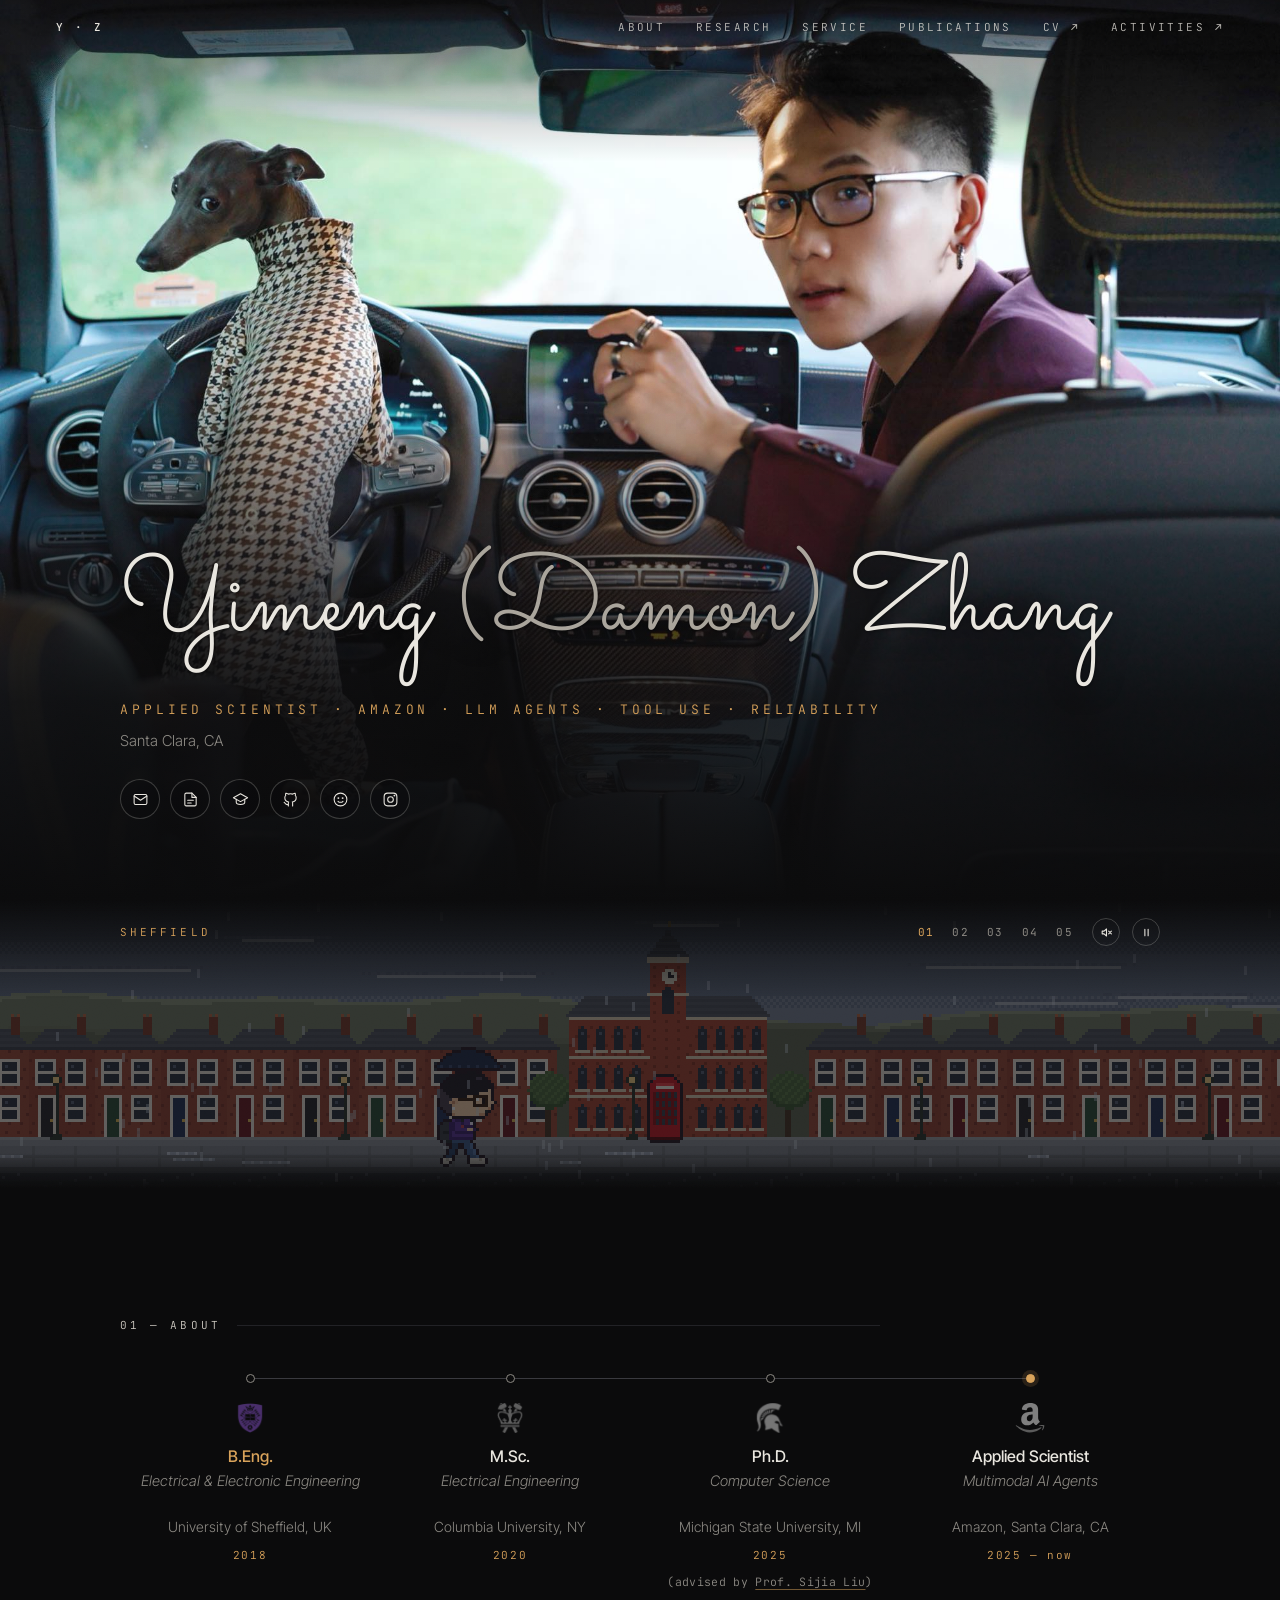
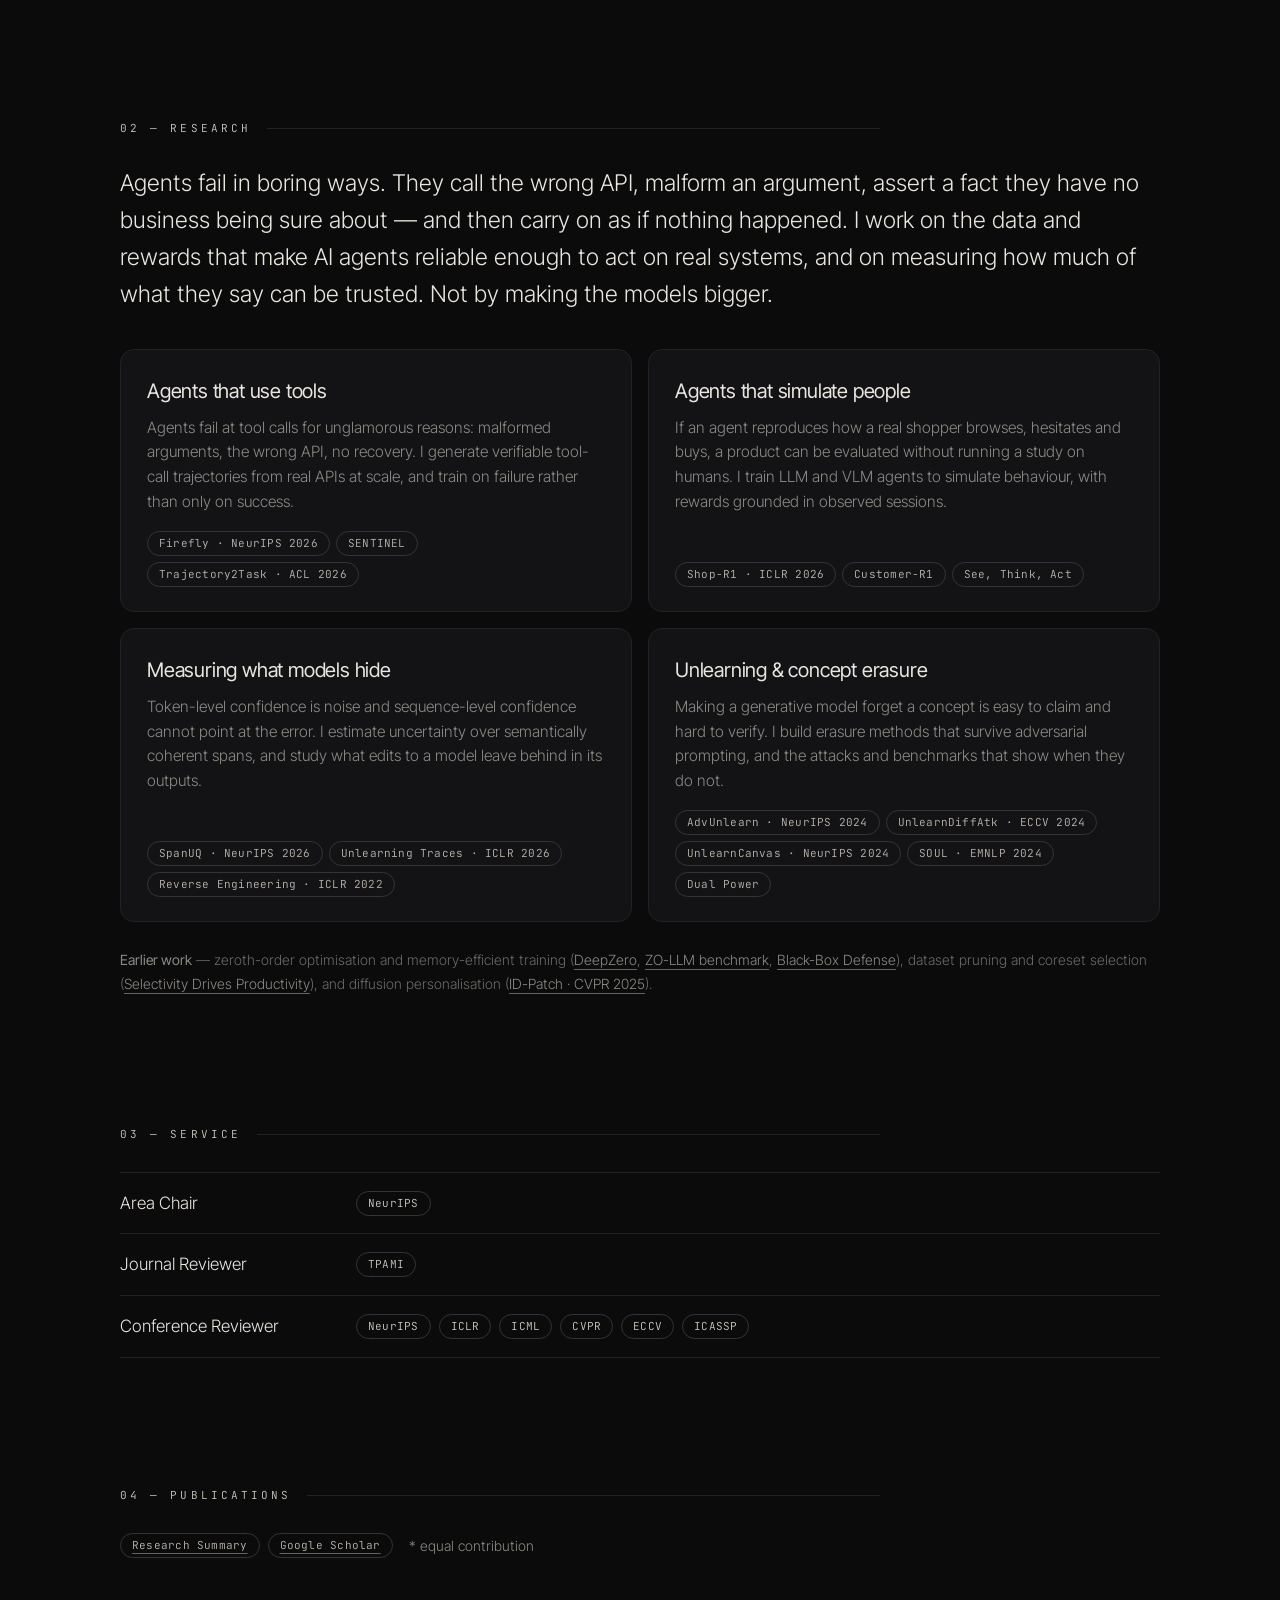
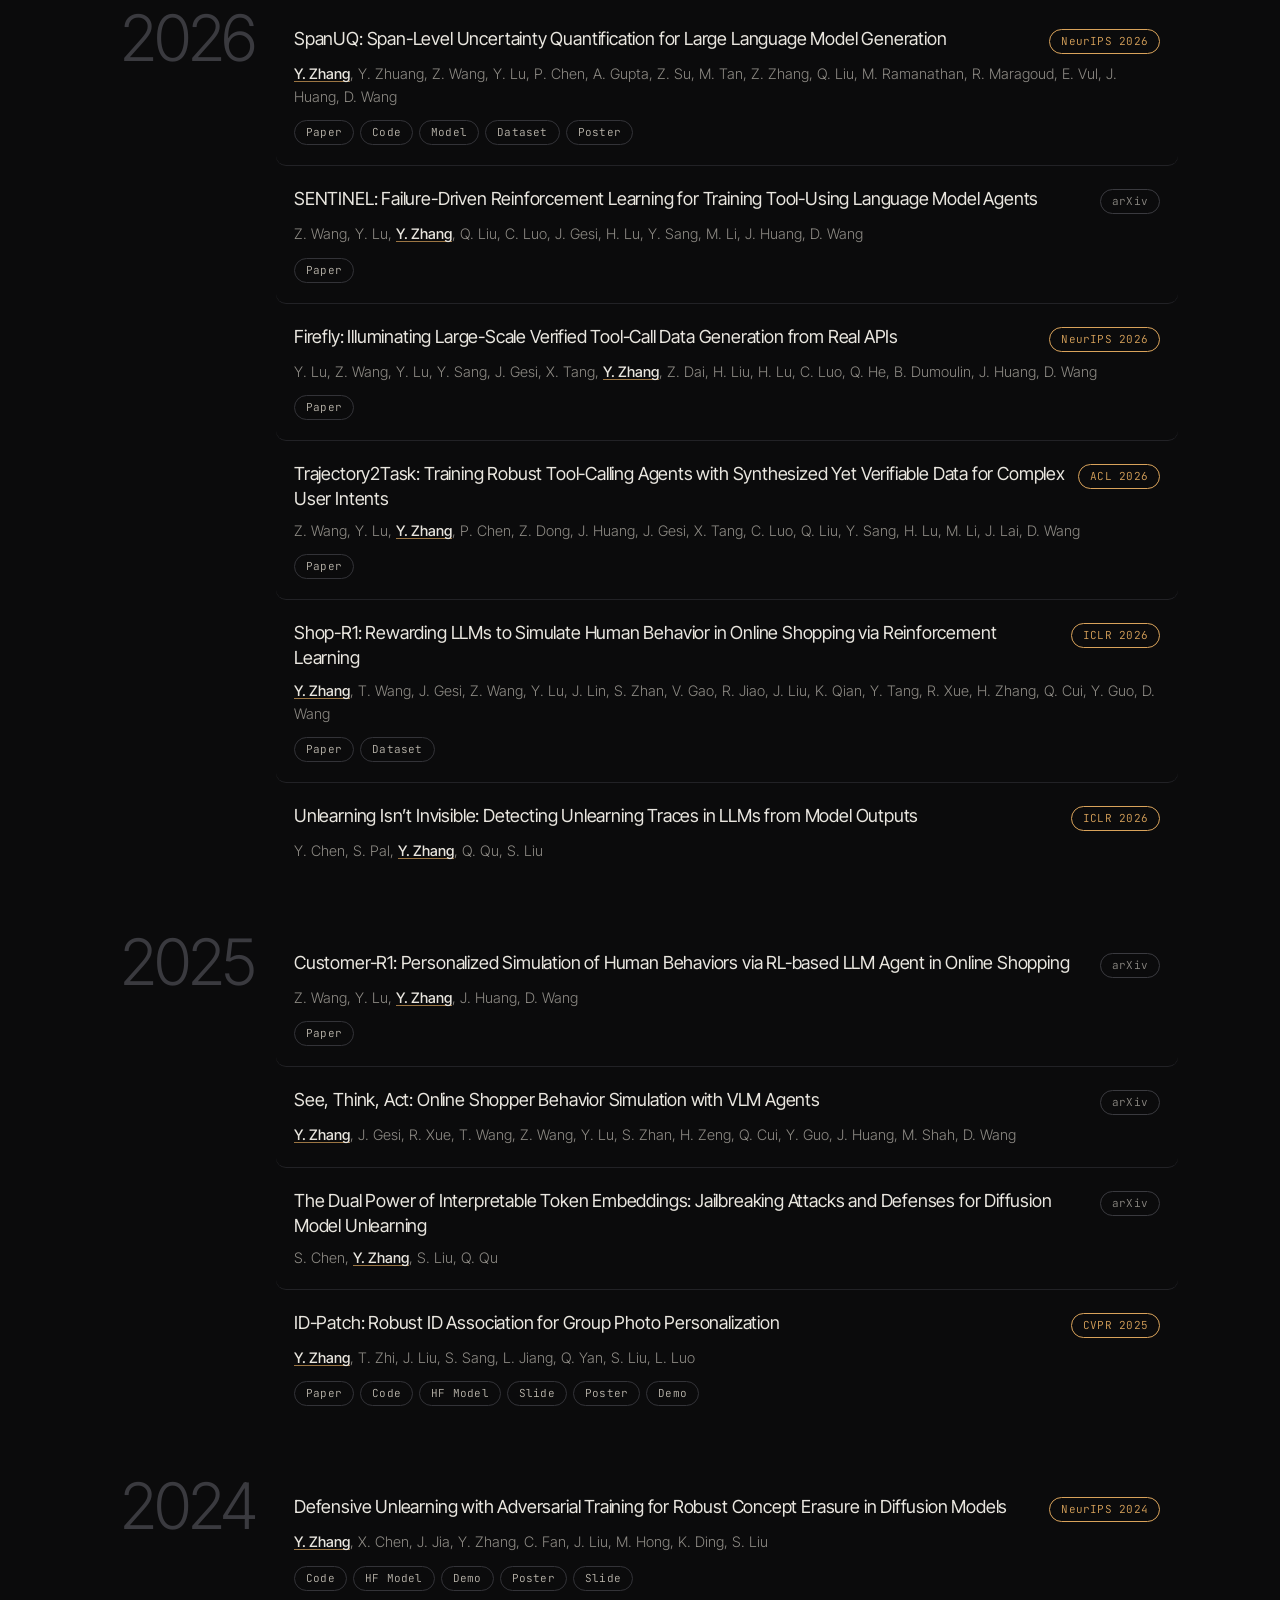
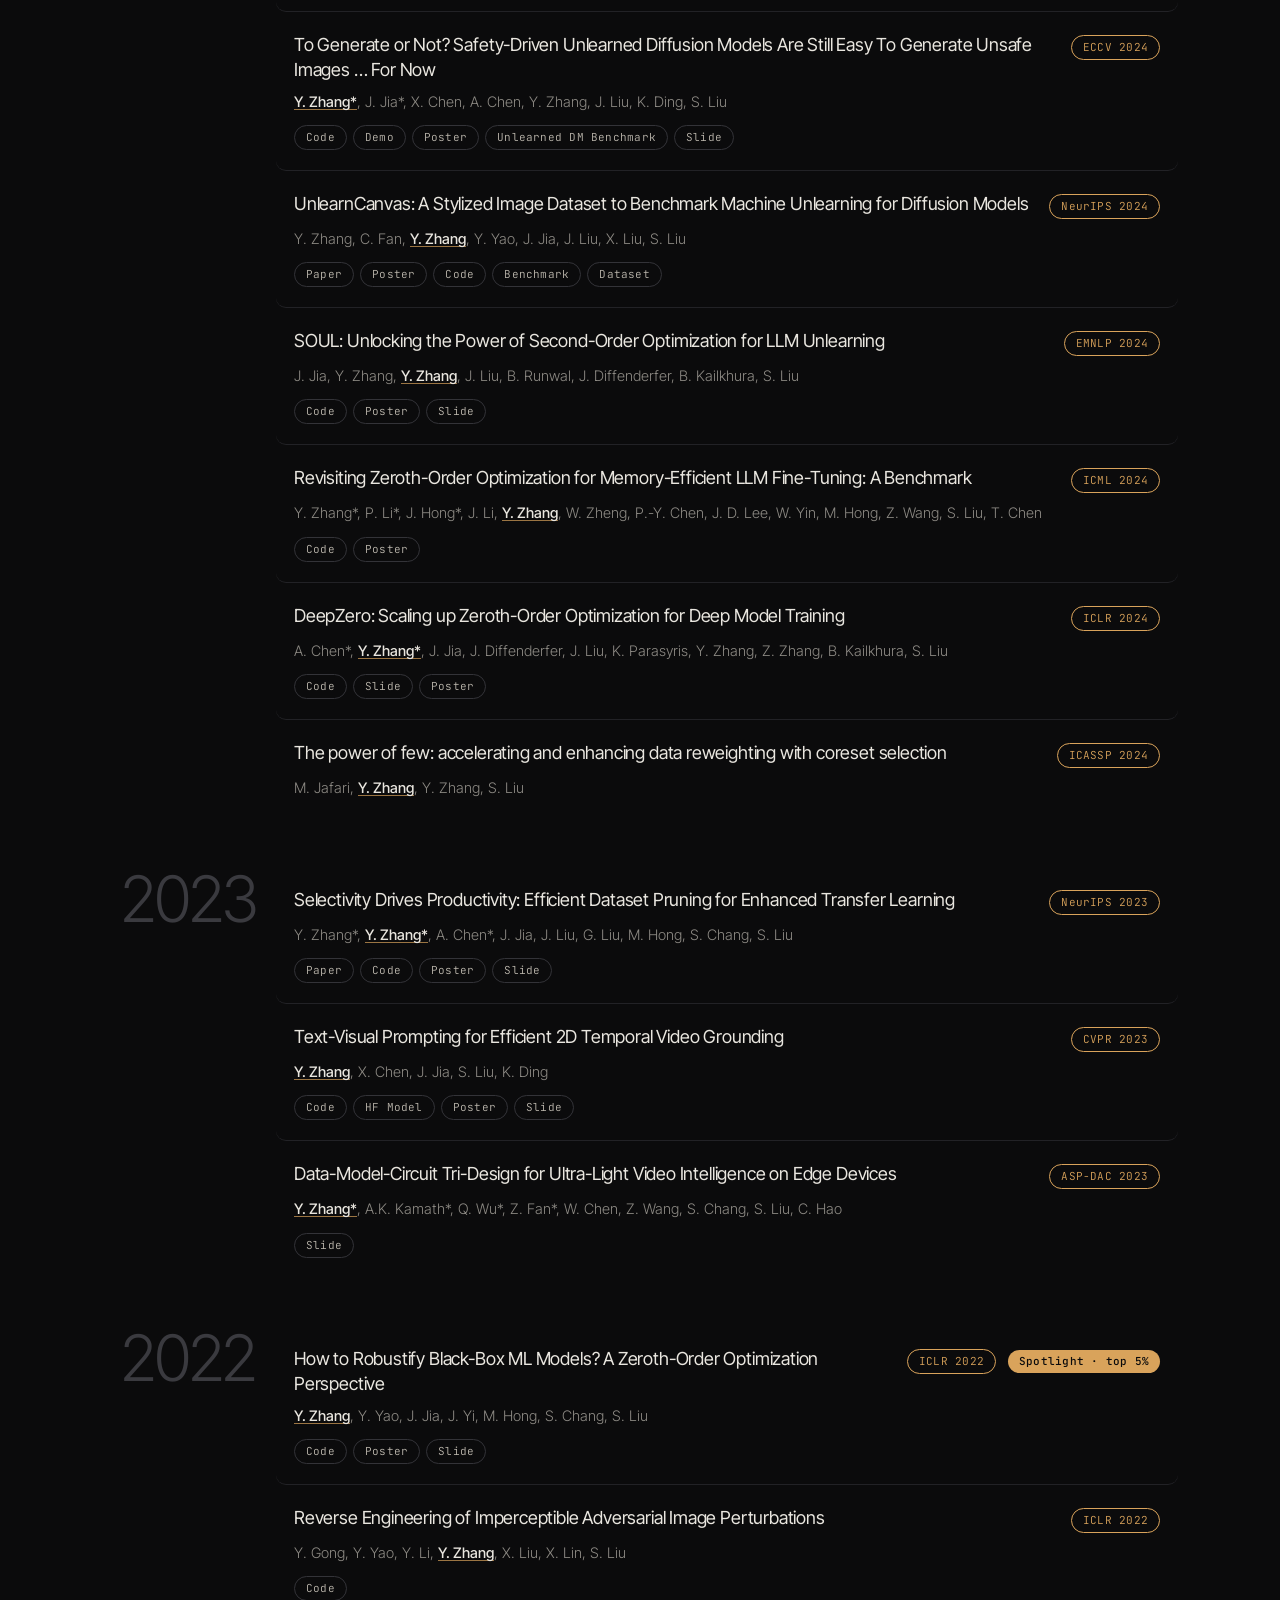
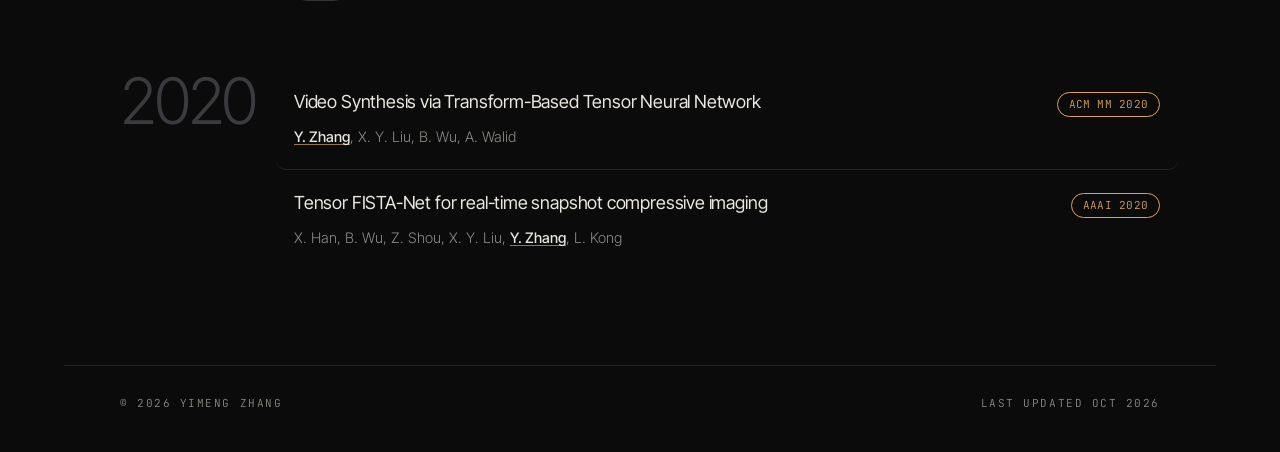
<file: index.html>
<!DOCTYPE html>
<html lang="en">
<head>
<meta charset="utf-8">
<meta name="viewport" content="width=device-width, initial-scale=1">
<title>Yimeng (Damon) Zhang</title>
<meta name="description" content="Yimeng (Damon) Zhang — Applied Scientist at Amazon working on multimodal AI agents. Research on efficient and safe machine learning: LLM agents, diffusion models, unlearning, zeroth-order optimization.">
<meta property="og:type" content="website">
<meta property="og:title" content="Yimeng (Damon) Zhang">
<meta property="og:description" content="Applied Scientist at Amazon · Multimodal AI agents · Efficient &amp; safe machine learning.">
<meta property="og:url" content="https://damon-demon.github.io/">
<meta property="og:image" content="https://damon-demon.github.io/images/hero.jpg">
<meta name="twitter:card" content="summary_large_image">
<meta name="theme-color" content="#0b0b0c">
<link rel="preconnect" href="https://fonts.googleapis.com">
<link rel="preconnect" href="https://fonts.gstatic.com" crossorigin>
<link href="https://fonts.googleapis.com/css2?family=Inter+Tight:ital,wght@0,300;0,400;0,500;1,300&amp;family=JetBrains+Mono:wght@400;500&amp;display=swap" rel="stylesheet">
<link rel="stylesheet" href="style.css">
<script>document.documentElement.classList.add('js')</script>
</head>
<body>

<nav class="nav" aria-label="Main">
  <a class="nav-name" href="#top">Y · Z</a>
  <div class="nav-links">
    <a class="nav-anchor" href="#about">About</a>
    <a class="nav-anchor" href="#research">Research</a>
    <a class="nav-anchor" href="#service">Service</a>
    <a class="nav-anchor" href="#publications">Publications</a>
    <a href="links/YimengZhang_CV.pdf" target="_blank" rel="noopener">CV ↗</a>
    <a href="https://damon19950223.github.io" target="_blank" rel="noopener">Activities ↗</a>
  </div>
</nav>

<header id="top" class="hero">
  <div class="hero-inner">
    <h1>Yimeng <span class="aka">(Damon)</span> Zhang</h1>
    <p class="hero-role">Applied Scientist · Amazon · LLM Agents · Tool Use · Reliability</p>
    <p class="hero-loc">Santa Clara, CA</p>
    <ul class="hero-icons">
      <li><a href="mailto:damonzym@amazon.com" aria-label="Email" title="Email"><svg viewBox="0 0 24 24"><rect x="3" y="5" width="18" height="14" rx="2"/><path d="m3 7 9 6 9-6"/></svg></a></li>
      <li><a href="links/YimengZhang_CV.pdf" target="_blank" rel="noopener" aria-label="CV" title="CV"><svg viewBox="0 0 24 24"><path d="M14 3H6a2 2 0 0 0-2 2v14a2 2 0 0 0 2 2h12a2 2 0 0 0 2-2V9z"/><path d="M14 3v6h6M8 13h8M8 17h5"/></svg></a></li>
      <li><a href="https://scholar.google.com/citations?user=eWcAggoAAAAJ&amp;hl" target="_blank" rel="noopener" aria-label="Google Scholar" title="Google Scholar"><svg viewBox="0 0 24 24"><path d="M2 9.5 12 4l10 5.5-10 5.5z"/><path d="M6 11.7V16c0 1.7 2.7 3 6 3s6-1.3 6-3v-4.3"/></svg></a></li>
      <li><a href="https://github.com/damon-demon" target="_blank" rel="noopener" aria-label="GitHub" title="GitHub"><svg viewBox="0 0 24 24"><path d="M9 19c-4.3 1.4-4.3-2.5-6-3m12 5v-3.5c0-1 .1-1.4-.5-2 2.8-.3 5.5-1.4 5.5-6a4.6 4.6 0 0 0-1.3-3.2 4.2 4.2 0 0 0-.1-3.2s-1.1-.3-3.5 1.3a12.3 12.3 0 0 0-6.2 0C6.5 2.8 5.4 3.1 5.4 3.1a4.2 4.2 0 0 0-.1 3.2A4.6 4.6 0 0 0 4 9.5c0 4.6 2.7 5.7 5.5 6-.6.6-.6 1.2-.5 2V21"/></svg></a></li>
      <li><a href="https://huggingface.co/DamonDemon" target="_blank" rel="noopener" aria-label="Hugging Face" title="Hugging Face"><svg viewBox="0 0 24 24"><circle cx="12" cy="12" r="9"/><path d="M8.5 14.5c1.8 2 5.2 2 7 0"/><circle cx="9" cy="10" r=".6"/><circle cx="15" cy="10" r=".6"/></svg></a></li>
      <li><a href="https://www.instagram.com/damondemon88888/" target="_blank" rel="noopener" aria-label="Instagram" title="Instagram"><svg viewBox="0 0 24 24"><rect x="3" y="3" width="18" height="18" rx="5"/><circle cx="12" cy="12" r="4"/><circle cx="17.5" cy="6.5" r=".6"/></svg></a></li>
    </ul>
  </div>
</header>

<section id="reel" class="reel" aria-label="Life reel">
  <div class="reel-stage">
    <canvas class="reel-canvas" role="img" aria-label="Pixel-art animation: a small Yimeng walks to the right through five chapters of life: Sheffield and travels across Europe; New York and Columbia; a PhD in Michigan and a road trip across America; and California, from the office to a ranch, the woods and the sea. A dog walks alongside from 2019. To be continued, in pencil."></canvas>
    <div class="reel-grain" aria-hidden="true"></div>
  </div>
  <div class="reel-ui">
    <p class="reel-caption"></p>
    <div class="reel-nav">
      <button type="button" class="reel-pause" aria-label="Pause"></button>
    </div>
  </div>
</section>

<main>

<section id="about" class="section">
  <p class="section-label">01 — About</p>
  <ol class="path">
    <li class="step" data-org="sheffield">
      <span class="dot" aria-hidden="true"></span>
      <a class="step-org" href="https://www.sheffield.ac.uk/eee">
        <img class="step-logo" src="images/logos/sheffield.png" alt="University of Sheffield" width="30" height="30" loading="lazy" decoding="async">
        <span class="step-deg">B.Eng.</span>
        <span class="step-fld">Electrical &amp; Electronic Engineering</span>
        <span class="step-name">University of Sheffield, UK</span>
      </a>
      <span class="step-yr">2018</span>
    </li>
    <li class="step" data-org="columbia">
      <span class="dot" aria-hidden="true"></span>
      <a class="step-org" href="https://www.ee.columbia.edu">
        <img class="step-logo" src="images/logos/columbia.png" alt="Columbia University" width="30" height="30" loading="lazy" decoding="async">
        <span class="step-deg">M.Sc.</span>
        <span class="step-fld">Electrical Engineering</span>
        <span class="step-name">Columbia University, NY</span>
      </a>
      <span class="step-yr">2020</span>
    </li>
    <li class="step" data-org="msu">
      <span class="dot" aria-hidden="true"></span>
      <a class="step-org" href="https://engineering.msu.edu/about/departments/cse">
        <img class="step-logo" src="images/logos/msu.png" alt="Michigan State University" width="30" height="30" loading="lazy" decoding="async">
        <span class="step-deg">Ph.D.</span>
        <span class="step-fld">Computer Science</span>
        <span class="step-name">Michigan State University, MI</span>
      </a>
      <span class="step-yr">2025</span>
      <span class="step-adv">(advised by <a href="https://lsjxjtu.github.io">Prof. Sijia Liu</a>)</span>
    </li>
    <li class="step" data-org="amazon">
      <span class="dot" aria-hidden="true"></span>
      <a class="step-org" href="https://www.aboutamazon.com">
        <img class="step-logo" src="images/logos/amazon.svg" alt="Amazon" width="30" height="30" loading="lazy" decoding="async">
        <span class="step-deg">Applied Scientist</span>
        <span class="step-fld">Multimodal AI Agents</span>
        <span class="step-name">Amazon, Santa Clara, CA</span>
      </a>
      <span class="step-yr">2025 — now</span>
    </li>
  </ol>
</section>

<section id="research" class="section">
  <p class="section-label">02 — Research</p>
  <p class="lede">Agents fail in boring ways. They call the wrong API, malform an argument, assert a fact they have no business being sure about — and then carry on as if nothing happened. I work on the data and rewards that make AI agents reliable enough to act on real systems, and on measuring how much of what they say can be trusted. Not by making the models bigger.</p>
  <div class="cards">
    <div class="card">
      <h3>Agents that use tools</h3>
      <p>Agents fail at tool calls for unglamorous reasons: malformed arguments, the wrong API, no recovery. I generate verifiable tool-call trajectories from real APIs at scale, and train on failure rather than only on success.</p>
      <div class="card-papers">
        <a class="pill" href="https://arxiv.org/abs/2605.17558">Firefly · NeurIPS 2026</a>
        <a class="pill" href="https://arxiv.org/abs/2606.12908">SENTINEL</a>
        <a class="pill" href="https://arxiv.org/abs/2601.20144">Trajectory2Task · ACL 2026</a>
      </div>
    </div>
    <div class="card">
      <h3>Agents that simulate people</h3>
      <p>If an agent reproduces how a real shopper browses, hesitates and buys, a product can be evaluated without running a study on humans. I train LLM and VLM agents to simulate behaviour, with rewards grounded in observed sessions.</p>
      <div class="card-papers">
        <a class="pill" href="shop-r1.html">Shop-R1 · ICLR 2026</a>
        <a class="pill" href="https://arxiv.org/abs/2510.07230">Customer-R1</a>
        <a class="pill" href="https://arxiv.org/abs/2510.19245">See, Think, Act</a>
      </div>
    </div>
    <div class="card">
      <h3>Measuring what models hide</h3>
      <p>Token-level confidence is noise and sequence-level confidence cannot point at the error. I estimate uncertainty over semantically coherent spans, and study what edits to a model leave behind in its outputs.</p>
      <div class="card-papers">
        <a class="pill" href="SpanUQ.html">SpanUQ · NeurIPS 2026</a>
        <a class="pill" href="https://arxiv.org/abs/2506.14003">Unlearning Traces · ICLR 2026</a>
        <a class="pill" href="https://openreview.net/forum?id=gpp7cf0xdfN">Reverse Engineering · ICLR 2022</a>
      </div>
    </div>
    <div class="card">
      <h3>Unlearning &amp; concept erasure</h3>
      <p>Making a generative model forget a concept is easy to claim and hard to verify. I build erasure methods that survive adversarial prompting, and the attacks and benchmarks that show when they do not.</p>
      <div class="card-papers">
        <a class="pill" href="https://arxiv.org/abs/2405.15234">AdvUnlearn · NeurIPS 2024</a>
        <a class="pill" href="https://www.optml-group.com/posts/mu_attack">UnlearnDiffAtk · ECCV 2024</a>
        <a class="pill" href="https://unlearn-canvas.netlify.app">UnlearnCanvas · NeurIPS 2024</a>
        <a class="pill" href="https://arxiv.org/abs/2404.18239">SOUL · EMNLP 2024</a>
        <a class="pill" href="https://arxiv.org/abs/2504.21307">Dual Power</a>
      </div>
    </div>
  </div>
  <p class="research-earlier"><b>Earlier work</b> — zeroth-order optimisation and memory-efficient training (<a href="https://www.optml-group.com/posts/deepzero_iclr24">DeepZero</a>, <a href="https://arxiv.org/abs/2402.11592">ZO-LLM benchmark</a>, <a href="https://openreview.net/forum?id=W9G_ImpHlQd">Black-Box Defense</a>), dataset pruning and coreset selection (<a href="https://pruning.netlify.app">Selectivity Drives Productivity</a>), and diffusion personalisation (<a href="https://byteaigc.github.io/ID-Patch/">ID-Patch · CVPR 2025</a>).</p>
</section>

<section id="service" class="section">
  <p class="section-label">03 — Service</p>
  <ul class="service">
    <li><span class="role">Area Chair</span><span class="chips"><span class="chip">NeurIPS</span></span></li>
    <li><span class="role">Journal Reviewer</span><span class="chips"><span class="chip">TPAMI</span></span></li>
    <li><span class="role">Conference Reviewer</span><span class="chips"><span class="chip">NeurIPS</span><span class="chip">ICLR</span><span class="chip">ICML</span><span class="chip">CVPR</span><span class="chip">ECCV</span><span class="chip">ICASSP</span></span></li>
  </ul>
</section>

<section id="publications" class="section">
  <p class="section-label">04 — Publications</p>
  <p class="pub-meta"><a class="pill" href="links/Yimeng_Research_Summary_OPTML_MSU.pdf">Research Summary</a> <a class="pill" href="https://scholar.google.com/citations?user=eWcAggoAAAAJ&amp;hl">Google Scholar</a> <span class="note">* equal contribution</span></p>

  <div class="year-group">
    <h3 class="year">2026</h3>
    <ol class="pubs">
      <li class="pub">
        <div class="pub-head"><a class="pub-title" href="SpanUQ.html">SpanUQ: Span-Level Uncertainty Quantification for Large Language Model Generation</a><span class="venue">NeurIPS 2026</span></div>
        <p class="pub-authors"><b class="me">Y. Zhang</b>, Y. Zhuang, Z. Wang, Y. Lu, P. Chen, A. Gupta, Z. Su, M. Tan, Z. Zhang, Q. Liu, M. Ramanathan, R. Maragoud, E. Vul, J. Huang, D. Wang</p>
        <div class="pub-links"><a class="pill" href="https://arxiv.org/abs/2607.05721">Paper</a><a class="pill" href="https://github.com/damon-demon/SpanUQ">Code</a><a class="pill" href="https://huggingface.co/DamonDemon/SpanUQ">Model</a><a class="pill" href="https://huggingface.co/datasets/DamonDemon/SpanUQ-Benchmark">Dataset</a><a class="pill" href="links/NeurIPS2026_SpanUQ_poster.pdf">Poster</a></div>
      </li>
      <li class="pub">
        <div class="pub-head"><a class="pub-title" href="https://arxiv.org/abs/2606.12908">SENTINEL: Failure-Driven Reinforcement Learning for Training Tool-Using Language Model Agents</a><span class="venue arxiv">arXiv</span></div>
        <p class="pub-authors">Z. Wang, Y. Lu, <b class="me">Y. Zhang</b>, Q. Liu, C. Luo, J. Gesi, H. Lu, Y. Sang, M. Li, J. Huang, D. Wang</p>
        <div class="pub-links"><a class="pill" href="https://arxiv.org/abs/2606.12908">Paper</a></div>
      </li>
      <li class="pub">
        <div class="pub-head"><a class="pub-title" href="https://arxiv.org/abs/2605.17558">Firefly: Illuminating Large-Scale Verified Tool-Call Data Generation from Real APIs</a><span class="venue">NeurIPS 2026</span></div>
        <p class="pub-authors">Y. Lu, Z. Wang, Y. Lu, Y. Sang, J. Gesi, X. Tang, <b class="me">Y. Zhang</b>, Z. Dai, H. Liu, H. Lu, C. Luo, Q. He, B. Dumoulin, J. Huang, D. Wang</p>
        <div class="pub-links"><a class="pill" href="https://arxiv.org/abs/2605.17558">Paper</a></div>
      </li>
      <li class="pub">
        <div class="pub-head"><a class="pub-title" href="https://arxiv.org/abs/2601.20144">Trajectory2Task: Training Robust Tool-Calling Agents with Synthesized Yet Verifiable Data for Complex User Intents</a><span class="venue">ACL 2026</span></div>
        <p class="pub-authors">Z. Wang, Y. Lu, <b class="me">Y. Zhang</b>, P. Chen, Z. Dong, J. Huang, J. Gesi, X. Tang, C. Luo, Q. Liu, Y. Sang, H. Lu, M. Li, J. Lai, D. Wang</p>
        <div class="pub-links"><a class="pill" href="https://arxiv.org/abs/2601.20144">Paper</a></div>
      </li>
      <li class="pub">
        <div class="pub-head"><a class="pub-title" href="shop-r1.html">Shop-R1: Rewarding LLMs to Simulate Human Behavior in Online Shopping via Reinforcement Learning</a><span class="venue">ICLR 2026</span></div>
        <p class="pub-authors"><b class="me">Y. Zhang</b>, T. Wang, J. Gesi, Z. Wang, Y. Lu, J. Lin, S. Zhan, V. Gao, R. Jiao, J. Liu, K. Qian, Y. Tang, R. Xue, H. Zhang, Q. Cui, Y. Guo, D. Wang</p>
        <div class="pub-links"><a class="pill" href="https://arxiv.org/abs/2507.17842">Paper</a><a class="pill" href="https://huggingface.co/datasets/NEU-HAI/ShopCART">Dataset</a></div>
      </li>
      <li class="pub">
        <div class="pub-head"><a class="pub-title" href="https://arxiv.org/abs/2506.14003">Unlearning Isn’t Invisible: Detecting Unlearning Traces in LLMs from Model Outputs</a><span class="venue">ICLR 2026</span></div>
        <p class="pub-authors">Y. Chen, S. Pal, <b class="me">Y. Zhang</b>, Q. Qu, S. Liu</p>
      </li>
    </ol>
  </div>

  <div class="year-group">
    <h3 class="year">2025</h3>
    <ol class="pubs">
      <li class="pub">
        <div class="pub-head"><a class="pub-title" href="https://arxiv.org/abs/2510.07230">Customer-R1: Personalized Simulation of Human Behaviors via RL-based LLM Agent in Online Shopping</a><span class="venue arxiv">arXiv</span></div>
        <p class="pub-authors">Z. Wang, Y. Lu, <b class="me">Y. Zhang</b>, J. Huang, D. Wang</p>
        <div class="pub-links"><a class="pill" href="https://arxiv.org/abs/2510.07230">Paper</a></div>
      </li>
      <li class="pub">
        <div class="pub-head"><a class="pub-title" href="https://arxiv.org/abs/2510.19245">See, Think, Act: Online Shopper Behavior Simulation with VLM Agents</a><span class="venue arxiv">arXiv</span></div>
        <p class="pub-authors"><b class="me">Y. Zhang</b>, J. Gesi, R. Xue, T. Wang, Z. Wang, Y. Lu, S. Zhan, H. Zeng, Q. Cui, Y. Guo, J. Huang, M. Shah, D. Wang</p>
      </li>
      <li class="pub">
        <div class="pub-head"><a class="pub-title" href="https://arxiv.org/abs/2504.21307">The Dual Power of Interpretable Token Embeddings: Jailbreaking Attacks and Defenses for Diffusion Model Unlearning</a><span class="venue arxiv">arXiv</span></div>
        <p class="pub-authors">S. Chen, <b class="me">Y. Zhang</b>, S. Liu, Q. Qu</p>
      </li>
      <li class="pub">
        <div class="pub-head"><a class="pub-title" href="https://byteaigc.github.io/ID-Patch/">ID-Patch: Robust ID Association for Group Photo Personalization</a><span class="venue">CVPR 2025</span></div>
        <p class="pub-authors"><b class="me">Y. Zhang</b>, T. Zhi, J. Liu, S. Sang, L. Jiang, Q. Yan, S. Liu, L. Luo</p>
        <div class="pub-links"><a class="pill" href="https://arxiv.org/abs/2411.13632">Paper</a><a class="pill" href="https://github.com/bytedance/ID-Patch">Code</a><a class="pill" href="https://huggingface.co/ByteDance/ID-Patch">HF Model</a><a class="pill" href="links/ID_Patch_Presentation.pdf">Slide</a><a class="pill" href="links/ID_Patch_CVPR25_poster.pdf">Poster</a><a class="pill" href="https://huggingface.co/spaces/ByteDance/ID-Patch-SDXL">Demo</a></div>
      </li>
    </ol>
  </div>

  <div class="year-group">
    <h3 class="year">2024</h3>
    <ol class="pubs">
      <li class="pub">
        <div class="pub-head"><a class="pub-title" href="https://arxiv.org/abs/2405.15234">Defensive Unlearning with Adversarial Training for Robust Concept Erasure in Diffusion Models</a><span class="venue">NeurIPS 2024</span></div>
        <p class="pub-authors"><b class="me">Y. Zhang</b>, X. Chen, J. Jia, Y. Zhang, C. Fan, J. Liu, M. Hong, K. Ding, S. Liu</p>
        <div class="pub-links"><a class="pill" href="https://github.com/OPTML-Group/AdvUnlearn">Code</a><a class="pill" href="https://huggingface.co/OPTML-Group/AdvUnlearn">HF Model</a><a class="pill" href="https://huggingface.co/spaces/Intel/AdvUnlearn">Demo</a><a class="pill" href="links/NeurIPS2024_AdvUnlearn_poster.pdf">Poster</a><a class="pill" href="links/NeurIPS2024_AdvUnlearn_Presentation.pdf">Slide</a></div>
      </li>
      <li class="pub">
        <div class="pub-head"><a class="pub-title" href="https://www.optml-group.com/posts/mu_attack">To Generate or Not? Safety-Driven Unlearned Diffusion Models Are Still Easy To Generate Unsafe Images … For Now</a><span class="venue">ECCV 2024</span></div>
        <p class="pub-authors"><b class="me">Y. Zhang*</b>, J. Jia*, X. Chen, A. Chen, Y. Zhang, J. Liu, K. Ding, S. Liu</p>
        <div class="pub-links"><a class="pill" href="https://github.com/OPTML-Group/Diffusion-MU-Attack">Code</a><a class="pill" href="https://huggingface.co/spaces/Intel/UnlearnDiffAtk">Demo</a><a class="pill" href="links/ECCV24_UnlearnDiffAtk_poster.pdf">Poster</a><a class="pill" href="https://huggingface.co/spaces/Intel/UnlearnDiffAtk-Benchmark">Unlearned DM Benchmark</a><a class="pill" href="links/ECCV2024_UnlearnDiffAtk_Presentation.pdf">Slide</a></div>
      </li>
      <li class="pub">
        <div class="pub-head"><a class="pub-title" href="https://unlearn-canvas.netlify.app">UnlearnCanvas: A Stylized Image Dataset to Benchmark Machine Unlearning for Diffusion Models</a><span class="venue">NeurIPS 2024</span></div>
        <p class="pub-authors">Y. Zhang, C. Fan, <b class="me">Y. Zhang</b>, Y. Yao, J. Jia, J. Liu, X. Liu, S. Liu</p>
        <div class="pub-links"><a class="pill" href="https://arxiv.org/abs/2402.11846">Paper</a><a class="pill" href="links/NeurIPS2024_UnlearnCanvas_poster.pdf">Poster</a><a class="pill" href="https://github.com/OPTML-Group/UnlearnCanvas">Code</a><a class="pill" href="https://huggingface.co/spaces/OPTML-Group/UnlearnCanvas-Benchmark">Benchmark</a><a class="pill" href="https://huggingface.co/datasets/OPTML-Group/UnlearnCanvas">Dataset</a></div>
      </li>
      <li class="pub">
        <div class="pub-head"><a class="pub-title" href="https://arxiv.org/abs/2404.18239">SOUL: Unlocking the Power of Second-Order Optimization for LLM Unlearning</a><span class="venue">EMNLP 2024</span></div>
        <p class="pub-authors">J. Jia, Y. Zhang, <b class="me">Y. Zhang</b>, J. Liu, B. Runwal, J. Diffenderfer, B. Kailkhura, S. Liu</p>
        <div class="pub-links"><a class="pill" href="https://github.com/OPTML-Group/SOUL">Code</a><a class="pill" href="links/EMNLP2024_SOUL_poster.pdf">Poster</a><a class="pill" href="links/EMNLP2024_SOUL_slide.pdf">Slide</a></div>
      </li>
      <li class="pub">
        <div class="pub-head"><a class="pub-title" href="https://arxiv.org/abs/2402.11592">Revisiting Zeroth-Order Optimization for Memory-Efficient LLM Fine-Tuning: A Benchmark</a><span class="venue">ICML 2024</span></div>
        <p class="pub-authors">Y. Zhang*, P. Li*, J. Hong*, J. Li, <b class="me">Y. Zhang</b>, W. Zheng, P.-Y. Chen, J. D. Lee, W. Yin, M. Hong, Z. Wang, S. Liu, T. Chen</p>
        <div class="pub-links"><a class="pill" href="https://github.com/ZO-Bench/ZO-LLM?tab=readme-ov-file">Code</a><a class="pill" href="links/ICML2024_ZO_Bench_poster.pdf">Poster</a></div>
      </li>
      <li class="pub">
        <div class="pub-head"><a class="pub-title" href="https://www.optml-group.com/posts/deepzero_iclr24">DeepZero: Scaling up Zeroth-Order Optimization for Deep Model Training</a><span class="venue">ICLR 2024</span></div>
        <p class="pub-authors">A. Chen*, <b class="me">Y. Zhang*</b>, J. Jia, J. Diffenderfer, J. Liu, K. Parasyris, Y. Zhang, Z. Zhang, B. Kailkhura, S. Liu</p>
        <div class="pub-links"><a class="pill" href="https://github.com/OPTML-Group/DeepZero">Code</a><a class="pill" href="links/ICLR2024_DeepZero_Presentation.pdf">Slide</a><a class="pill" href="links/ICLR2024_DeepZero_poster.pdf">Poster</a></div>
      </li>
      <li class="pub">
        <div class="pub-head"><a class="pub-title" href="https://arxiv.org/abs/2403.12166">The power of few: accelerating and enhancing data reweighting with coreset selection</a><span class="venue">ICASSP 2024</span></div>
        <p class="pub-authors">M. Jafari, <b class="me">Y. Zhang</b>, Y. Zhang, S. Liu</p>
      </li>
    </ol>
  </div>

  <div class="year-group">
    <h3 class="year">2023</h3>
    <ol class="pubs">
      <li class="pub">
        <div class="pub-head"><a class="pub-title" href="https://pruning.netlify.app">Selectivity Drives Productivity: Efficient Dataset Pruning for Enhanced Transfer Learning</a><span class="venue">NeurIPS 2023</span></div>
        <p class="pub-authors">Y. Zhang*, <b class="me">Y. Zhang*</b>, A. Chen*, J. Jia, J. Liu, G. Liu, M. Hong, S. Chang, S. Liu</p>
        <div class="pub-links"><a class="pill" href="https://arxiv.org/abs/2310.08782">Paper</a><a class="pill" href="https://github.com/OPTML-Group/DP4TL">Code</a><a class="pill" href="links/NeurIPS'23_dp4tl_poster.pdf">Poster</a><a class="pill" href="links/NeurIPS2023_DP4TL_presentation.pdf">Slide</a></div>
      </li>
      <li class="pub">
        <div class="pub-head"><a class="pub-title" href="https://www.optml-group.com/posts/2dtvp_cvpr23">Text-Visual Prompting for Efficient 2D Temporal Video Grounding</a><span class="venue">CVPR 2023</span></div>
        <p class="pub-authors"><b class="me">Y. Zhang</b>, X. Chen, J. Jia, S. Liu, K. Ding</p>
        <div class="pub-links"><a class="pill" href="https://github.com/intel/TVP">Code</a><a class="pill" href="https://huggingface.co/docs/transformers/main/en/model_doc/tvp">HF Model</a><a class="pill" href="links/2DTVP_CVPR23_poster.pdf">Poster</a><a class="pill" href="links/CVPR23_2D_TVP_presentation.pdf">Slide</a></div>
      </li>
      <li class="pub">
        <div class="pub-head"><a class="pub-title" href="https://arxiv.org/abs/2210.08578">Data-Model-Circuit Tri-Design for Ultra-Light Video Intelligence on Edge Devices</a><span class="venue">ASP-DAC 2023</span></div>
        <p class="pub-authors"><b class="me">Y. Zhang*</b>, A.K. Kamath*, Q. Wu*, Z. Fan*, W. Chen, Z. Wang, S. Chang, S. Liu, C. Hao</p>
        <div class="pub-links"><a class="pill" href="links/ASPDAC2023_TriDesign_Presentation.pdf">Slide</a></div>
      </li>
    </ol>
  </div>

  <div class="year-group">
    <h3 class="year">2022</h3>
    <ol class="pubs">
      <li class="pub">
        <div class="pub-head"><a class="pub-title" href="https://openreview.net/forum?id=W9G_ImpHlQd">How to Robustify Black-Box ML Models? A Zeroth-Order Optimization Perspective</a><span class="venue">ICLR 2022</span><span class="badge">Spotlight · top 5%</span></div>
        <p class="pub-authors"><b class="me">Y. Zhang</b>, Y. Yao, J. Jia, J. Yi, M. Hong, S. Chang, S. Liu</p>
        <div class="pub-links"><a class="pill" href="https://github.com/damon-demon/Black-Box-Defense">Code</a><a class="pill" href="links/ICLR22_BlackBox_Defense_Poster.png">Poster</a><a class="pill" href="links/ICLR2022_ZO_AE_DS_Presentation.pdf">Slide</a></div>
      </li>
      <li class="pub">
        <div class="pub-head"><a class="pub-title" href="https://openreview.net/forum?id=gpp7cf0xdfN">Reverse Engineering of Imperceptible Adversarial Image Perturbations</a><span class="venue">ICLR 2022</span></div>
        <p class="pub-authors">Y. Gong, Y. Yao, Y. Li, <b class="me">Y. Zhang</b>, X. Liu, X. Lin, S. Liu</p>
        <div class="pub-links"><a class="pill" href="https://github.com/Yifanfanfanfan/Reverse-Engineering-of-Imperceptible-Adversarial-Image-Perturbations">Code</a></div>
      </li>
    </ol>
  </div>

  <div class="year-group">
    <h3 class="year">2020</h3>
    <ol class="pubs">
      <li class="pub">
        <div class="pub-head"><a class="pub-title" href="https://dl.acm.org/doi/abs/10.1145/3394171.3413527">Video Synthesis via Transform-Based Tensor Neural Network</a><span class="venue">ACM MM 2020</span></div>
        <p class="pub-authors"><b class="me">Y. Zhang</b>, X. Y. Liu, B. Wu, A. Walid</p>
      </li>
      <li class="pub">
        <div class="pub-head"><a class="pub-title" href="https://ojs.aaai.org//index.php/AAAI/article/view/6726">Tensor FISTA-Net for real-time snapshot compressive imaging</a><span class="venue">AAAI 2020</span></div>
        <p class="pub-authors">X. Han, B. Wu, Z. Shou, X. Y. Liu, <b class="me">Y. Zhang</b>, L. Kong</p>
      </li>
    </ol>
  </div>
</section>

</main>

<footer class="footer">
  <span>© 2026 Yimeng Zhang</span>
  <span>Last updated Oct 2026</span>
</footer>

<script>
(function () {
  var nav = document.querySelector('.nav');
  function onScroll() { nav.classList.toggle('scrolled', window.scrollY > window.innerHeight * 0.6); }
  window.addEventListener('scroll', onScroll, { passive: true });
  onScroll();

  var sections = document.querySelectorAll('.section');
  if (!('IntersectionObserver' in window)) {
    sections.forEach(function (s) { s.classList.add('in'); });
    return;
  }
  var io = new IntersectionObserver(function (entries) {
    entries.forEach(function (e) {
      if (e.isIntersecting) { e.target.classList.add('in'); io.unobserve(e.target); }
    });
  }, { rootMargin: '0px 0px -10% 0px' });
  sections.forEach(function (s) { io.observe(s); });
})();
</script>
<script type="module" src="reel/reel.js"></script>
</body>
</html>
</file>
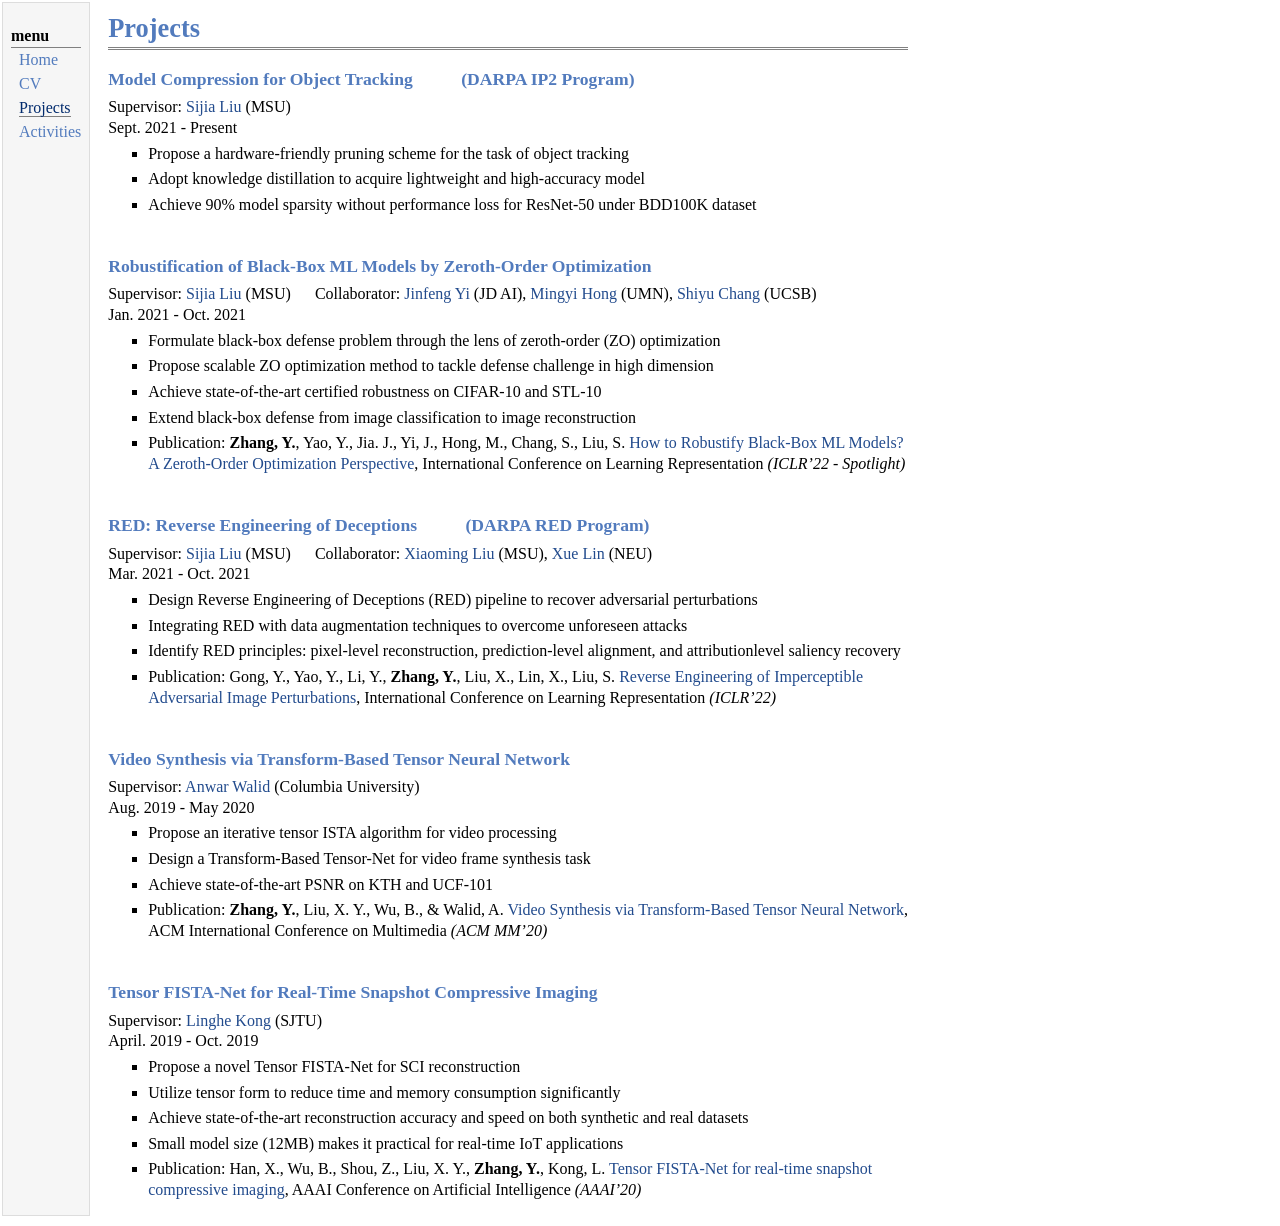
<file: projects.html>
<!DOCTYPE html PUBLIC "-//W3C//DTD XHTML 1.1//EN"
  "http://www.w3.org/TR/xhtml11/DTD/xhtml11.dtd">
<html xmlns="http://www.w3.org/1999/xhtml" xml:lang="en">
<head>
<meta name="generator" content="jemdoc, see http://jemdoc.jaboc.net/" />
<meta http-equiv="Content-Type" content="text/html;charset=utf-8" />
<link rel="stylesheet" href="jemdoc.css" type="text/css" />
<title>Projects</title>
</head>
<body>
<table summary="Table for page layout." id="tlayout">
<tr valign="top">
<td id="layout-menu">
<div class="menu-category">menu</div>
<div class="menu-item"><a href="index.html">Home</a></div>
<div class="menu-item"><a href="links\YimengZhang_CV.pdf">CV</a></div>
<div class="menu-item"><a href="projects.html" class="current">Projects</a></div>
<div class="menu-item"><a href="https://damon19950223.github.io">Activities</a></div>
</td>
<td id="layout-content">
<div id="toptitle">
<h1>Projects</h1>
</div>
<h3>Model Compression for Object Tracking  &nbsp;&nbsp;&nbsp;&nbsp;&nbsp;&nbsp;&nbsp;&nbsp;&nbsp;  (DARPA IP2 Program)     </h3>
<p>Supervisor: <a href="https://lsjxjtu.github.io">Sijia Liu</a> (MSU) <br />
Sept. 2021 - Present</p>
<ul>
<li><p>Propose a hardware-friendly pruning scheme for the task of object tracking</p>
</li>
<li><p>Adopt knowledge distillation to acquire lightweight and high-accuracy model</p>
</li>
<li><p>Achieve 90% model sparsity without performance loss for ResNet-50 under BDD100K dataset
<br />
<br /></p>
</li>
</ul>
<h3>Robustification of Black-Box ML Models by Zeroth-Order Optimization  &nbsp;&nbsp;&nbsp;&nbsp;&nbsp;&nbsp;&nbsp;&nbsp;&nbsp;&nbsp;&nbsp;&nbsp;&nbsp;&nbsp;&nbsp;&nbsp;&nbsp;&nbsp;&nbsp;&nbsp;&nbsp; </h3>
<p>Supervisor: <a href="https://lsjxjtu.github.io">Sijia Liu</a> (MSU) &nbsp;&nbsp;&nbsp;&nbsp;  Collaborator: <a href="https://jinfengyi.net">Jinfeng Yi</a> (JD AI), <a href="https://people.ece.umn.edu/~mhong/mingyi.html">Mingyi Hong</a> (UMN), <a href="https://engineering.ucsb.edu/people/shiyu-chang">Shiyu Chang</a> (UCSB) <br /> 
Jan. 2021 - Oct. 2021</p>
<ul>
<li><p>Formulate black-box defense problem through the lens of zeroth-order (ZO) optimization</p>
</li>
<li><p>Propose scalable ZO optimization method to tackle defense challenge in high dimension</p>
</li>
<li><p>Achieve state-of-the-art certified robustness on CIFAR-10 and STL-10</p>
</li>
<li><p>Extend black-box defense from image classification to image reconstruction</p>
</li>
<li><p>Publication: <b>Zhang, Y.</b>, Yao, Y., Jia. J., Yi, J., Hong, M., Chang, S., Liu, S. <a href="https://openreview.net/forum?id=W9G_ImpHlQd">How to Robustify Black-Box ML Models? A Zeroth-Order Optimization Perspective</a>, International Conference on Learning Representation <i>(ICLR&rsquo;22 - Spotlight)</i>
<br />
<br /></p>
</li>
</ul>
<h3>RED: Reverse Engineering of Deceptions &nbsp;&nbsp;&nbsp;&nbsp;&nbsp;&nbsp;&nbsp;&nbsp;&nbsp;  (DARPA RED Program)</h3>
<p>Supervisor: <a href="https://lsjxjtu.github.io">Sijia Liu</a> (MSU) &nbsp;&nbsp;&nbsp;&nbsp;  Collaborator: <a href="https://www.cse.msu.edu/~liuxm/index2.html">Xiaoming Liu</a> (MSU),  <a href="https://web.northeastern.edu/xuelin/">Xue Lin</a> (NEU) <br />
Mar. 2021 - Oct. 2021</p>
<ul>
<li><p>Design Reverse Engineering of Deceptions (RED) pipeline to recover adversarial perturbations</p>
</li>
<li><p>Integrating RED with data augmentation techniques to overcome unforeseen attacks</p>
</li>
<li><p>Identify RED principles: pixel-level reconstruction, prediction-level alignment, and attributionlevel saliency recovery</p>
</li>
<li><p>Publication: Gong, Y., Yao, Y., Li, Y., <b>Zhang, Y.</b>, Liu, X., Lin, X., Liu, S. <a href="https://openreview.net/forum?id=gpp7cf0xdfN">Reverse Engineering of Imperceptible Adversarial Image Perturbations</a>, International Conference on Learning Representation <i>(ICLR&rsquo;22)</i>
<br />
<br /></p>
</li>
</ul>
<h3>Video Synthesis via Transform-Based Tensor Neural Network</h3>
<p>Supervisor: <a href="http://www.bell-labs.com/about/researcher-profiles/anwarwalid">Anwar Walid</a> (Columbia University) <br />
Aug. 2019 - May 2020</p>
<ul>
<li><p>Propose an iterative tensor ISTA algorithm for video processing</p>
</li>
<li><p>Design a Transform-Based Tensor-Net for video frame synthesis task</p>
</li>
<li><p>Achieve state-of-the-art PSNR on KTH and UCF-101</p>
</li>
<li><p>Publication: <b>Zhang, Y.</b>, Liu, X. Y., Wu, B., &amp; Walid, A. <a href="https://dl.acm.org/doi/abs/10.1145/3394171.3413527">Video Synthesis via Transform-Based Tensor Neural Network</a>, ACM International Conference on Multimedia <i>(ACM MM&rsquo;20)</i>
<br />
<br /></p>
</li>
</ul>
<h3>Tensor FISTA-Net for Real-Time Snapshot Compressive Imaging</h3>
<p>Supervisor: <a href="https://www.cs.sjtu.edu.cn/~linghe.kong/">Linghe Kong</a> (SJTU) <br />
April. 2019 - Oct. 2019</p>
<ul>
<li><p>Propose a novel Tensor FISTA-Net for SCI reconstruction</p>
</li>
<li><p>Utilize tensor form to reduce time and memory consumption significantly</p>
</li>
<li><p>Achieve state-of-the-art reconstruction accuracy and speed on both synthetic and real datasets</p>
</li>
<li><p>Small model size (12MB) makes it practical for real-time IoT applications</p>
</li>
<li><p>Publication: Han, X., Wu, B., Shou, Z., Liu, X. Y., <b>Zhang, Y.</b>, Kong, L. <a href="https://ojs.aaai.org//index.php/AAAI/article/view/6726">Tensor FISTA-Net for real-time snapshot compressive imaging</a>, AAAI Conference on Artificial Intelligence <i>(AAAI&rsquo;20)</i></p>
</li>
</ul>
</td>
</tr>
</table>
</body>
</html>
</file>
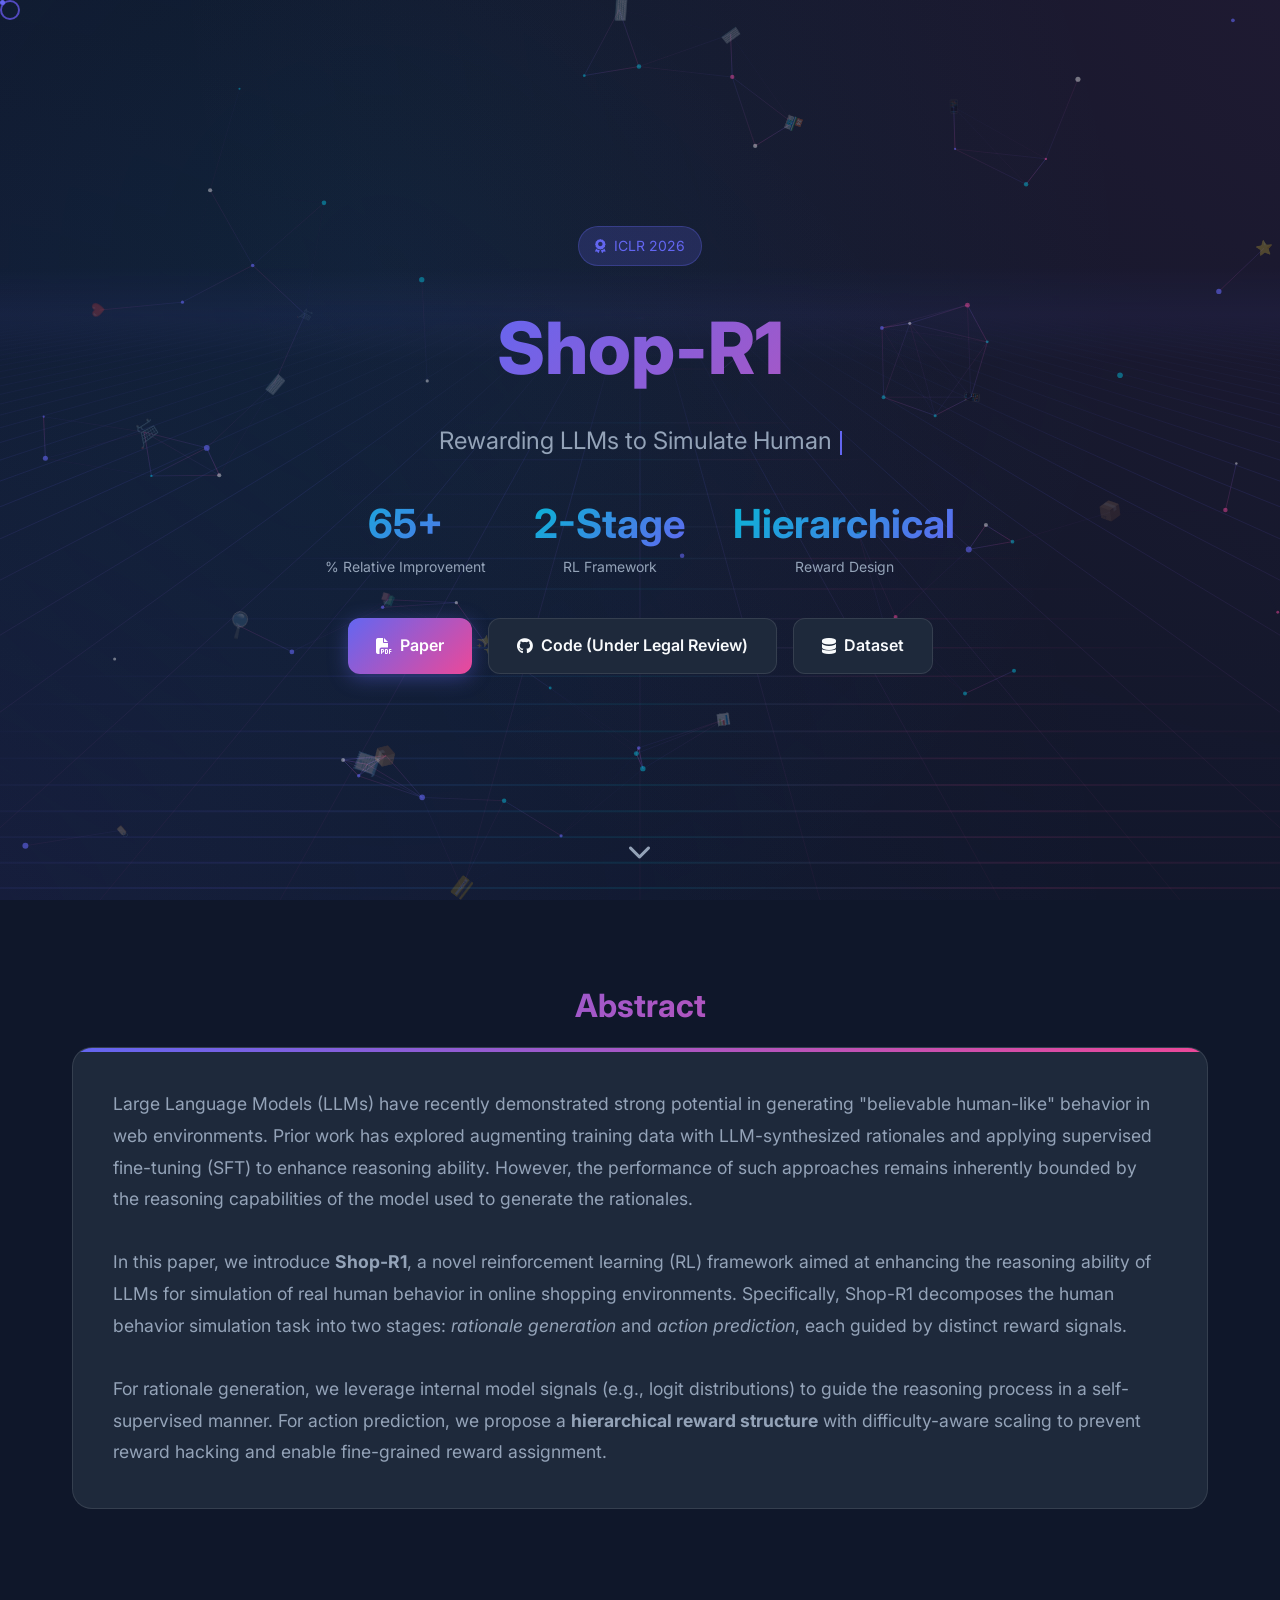
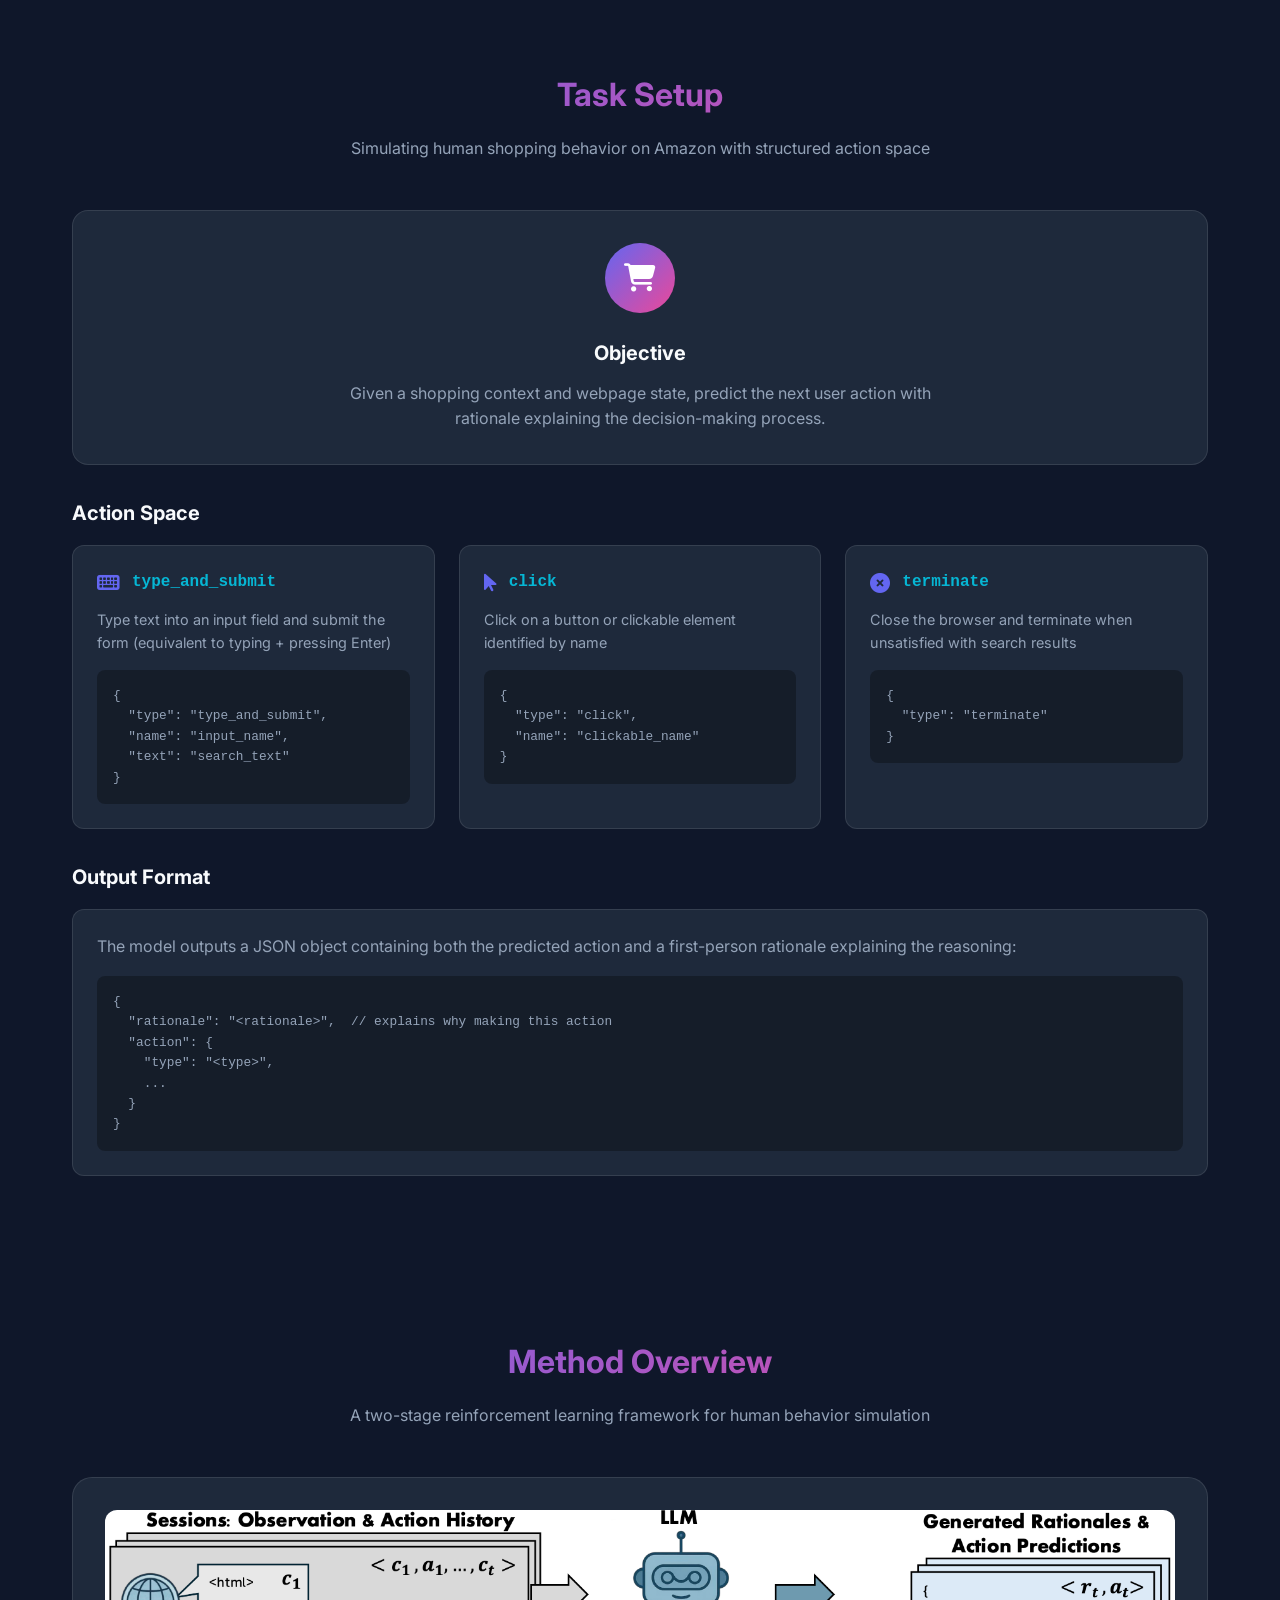
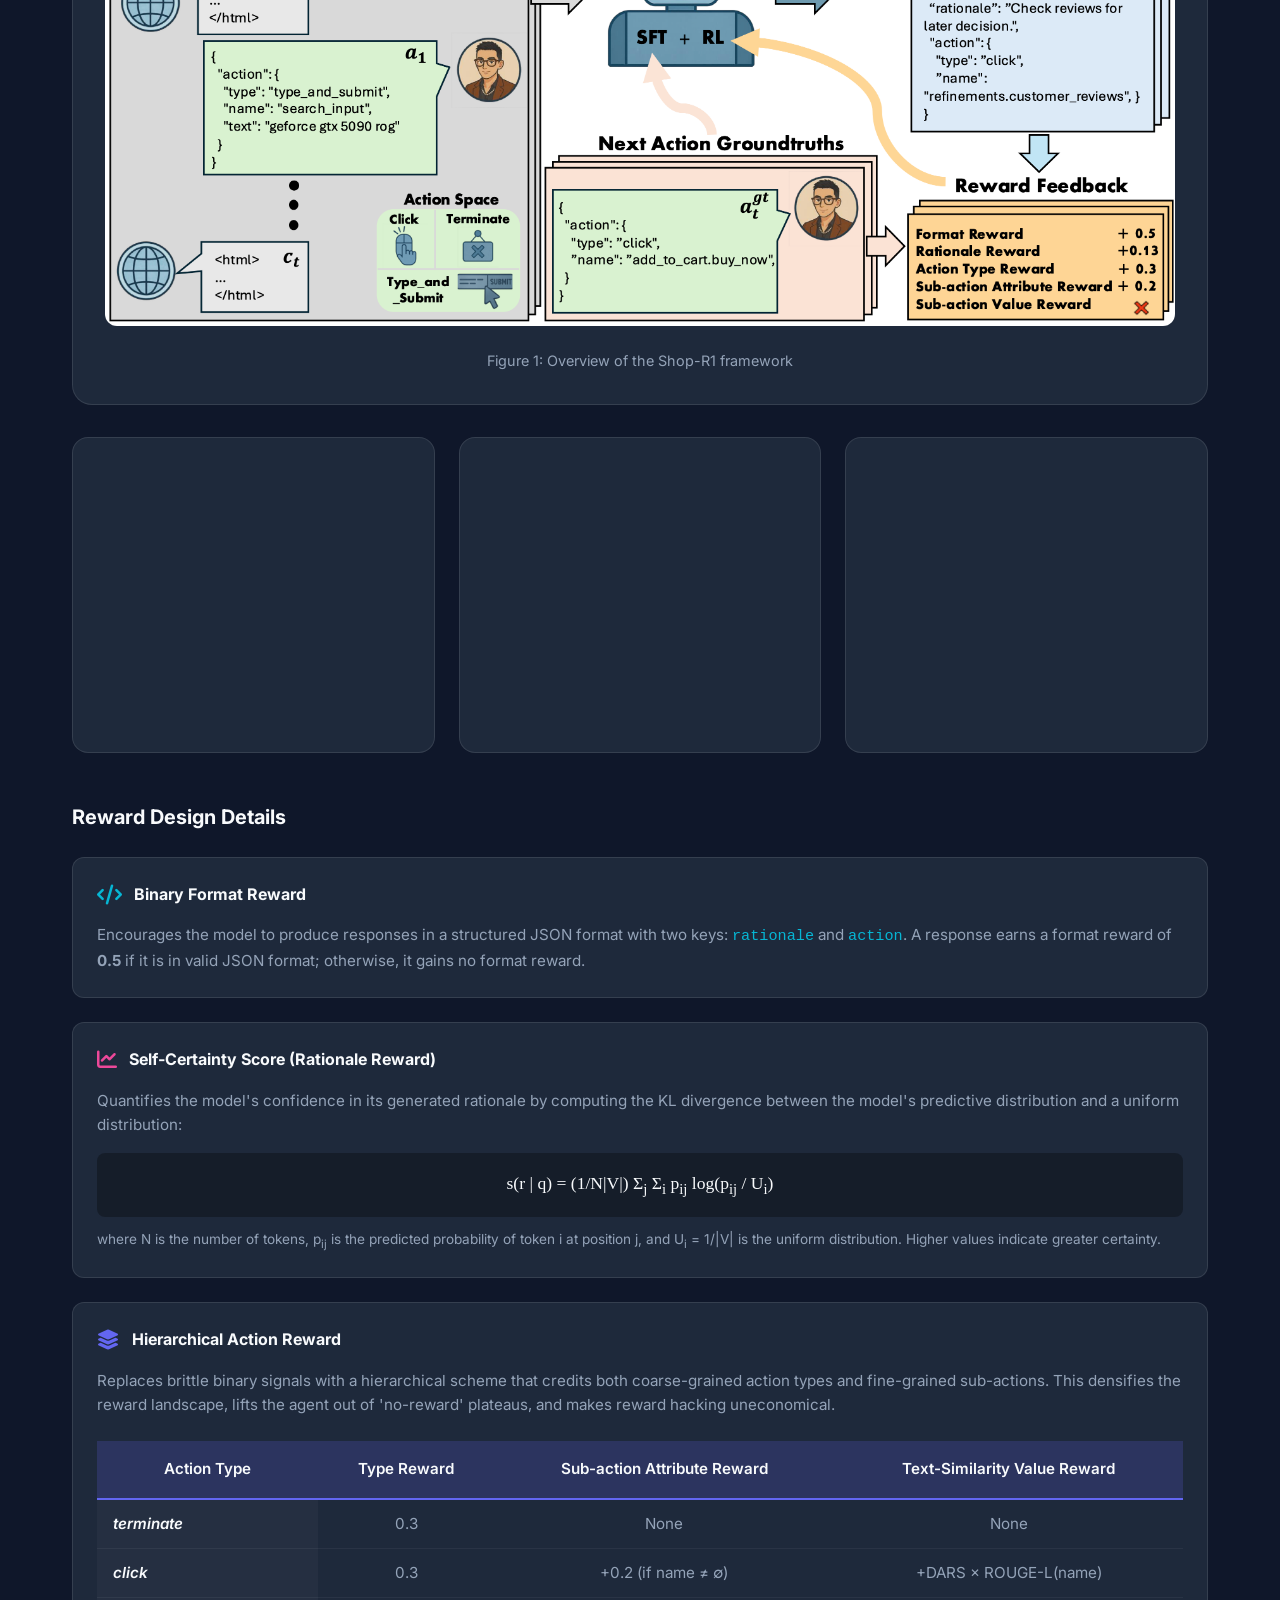
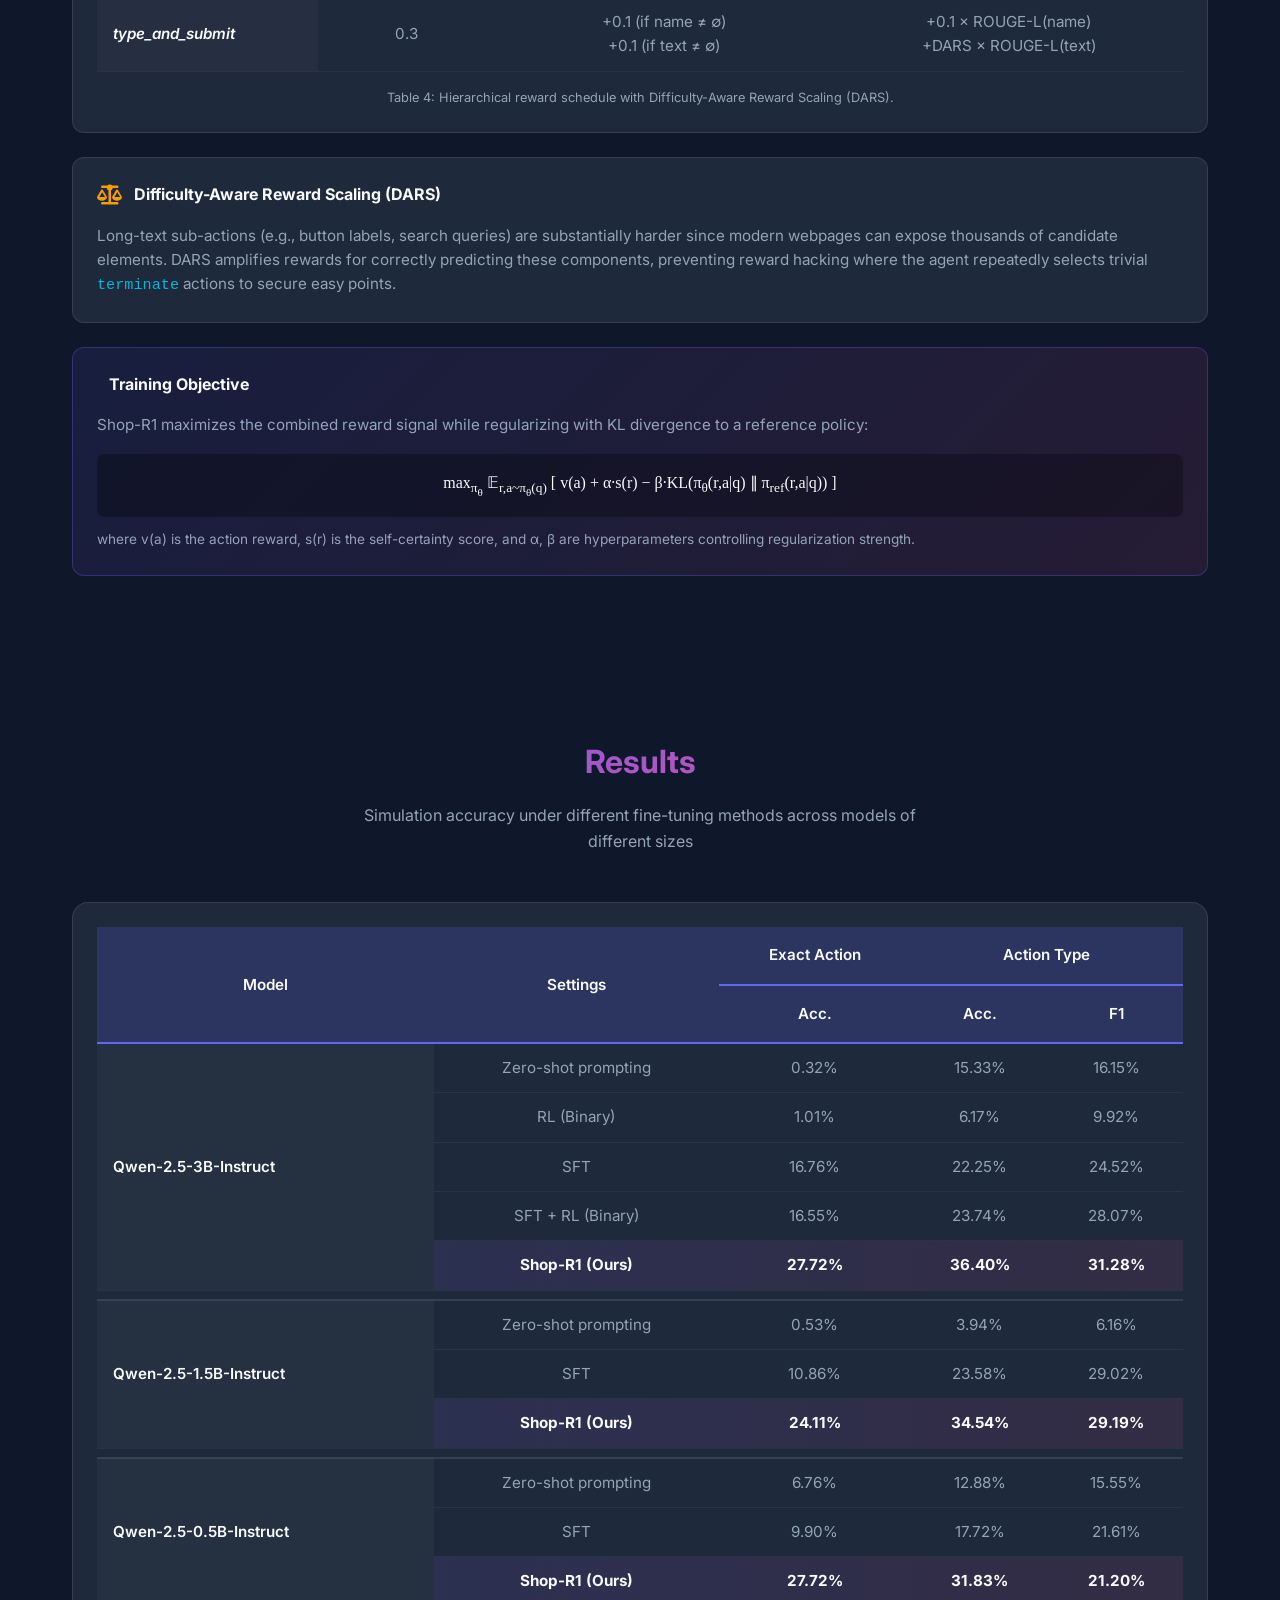
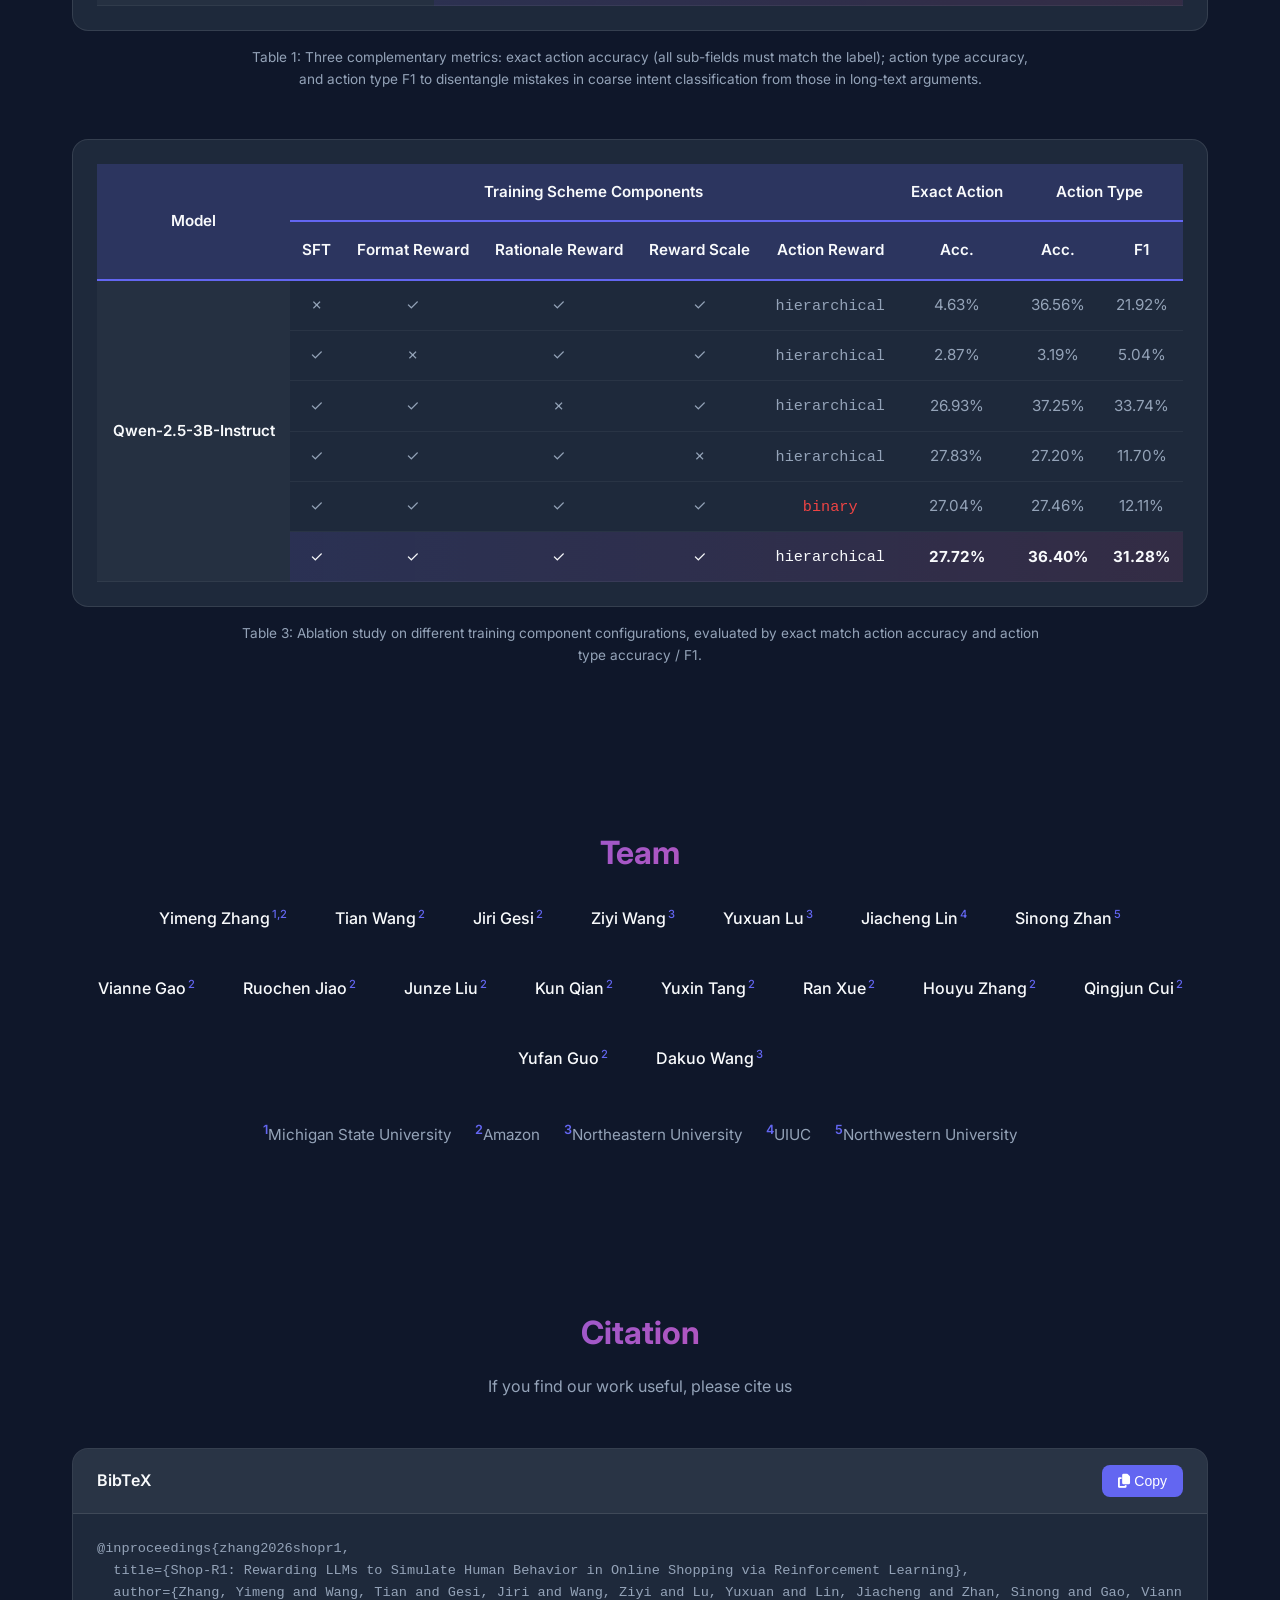
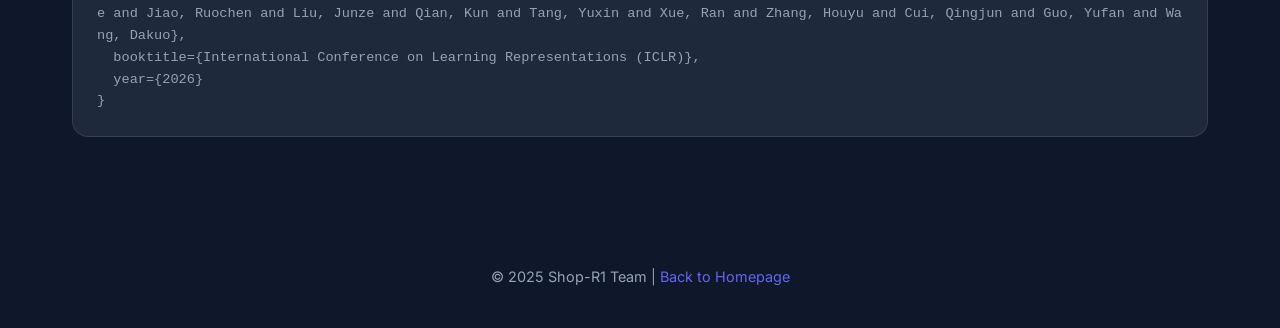
<file: shop-r1.html>
<!DOCTYPE html>
<html lang="en">
<head>
    <meta charset="UTF-8">
    <meta name="viewport" content="width=device-width, initial-scale=1.0">
    <title>Shop-R1: Rewarding LLMs to Simulate Human Behavior in Online Shopping</title>
    <link href="https://fonts.googleapis.com/css2?family=Inter:wght@300;400;500;600;700;800&display=swap" rel="stylesheet">
    <link rel="stylesheet" href="https://cdnjs.cloudflare.com/ajax/libs/font-awesome/6.4.0/css/all.min.css">
    <style>
        :root {
            --primary: #6366f1;
            --primary-dark: #4f46e5;
            --secondary: #ec4899;
            --accent: #06b6d4;
            --bg-dark: #0f172a;
            --bg-card: #1e293b;
            --text-primary: #f8fafc;
            --text-secondary: #94a3b8;
            --gradient-1: linear-gradient(135deg, #6366f1 0%, #ec4899 100%);
            --gradient-2: linear-gradient(135deg, #06b6d4 0%, #6366f1 100%);
        }

        * {
            margin: 0;
            padding: 0;
            box-sizing: border-box;
        }

        body {
            font-family: 'Inter', sans-serif;
            background: var(--bg-dark);
            color: var(--text-primary);
            line-height: 1.6;
            overflow-x: hidden;
        }

        /* Animated Background */
        .bg-animation {
            position: fixed;
            top: 0;
            left: 0;
            width: 100%;
            height: 100%;
            z-index: -1;
            overflow: hidden;
        }

        /* 3. Scroll Progress Bar */
        .scroll-progress {
            position: fixed;
            top: 0;
            left: 0;
            height: 3px;
            background: var(--gradient-1);
            z-index: 9999;
            transition: width 0.1s ease;
        }

        /* 5. Custom Cursor */
        .custom-cursor {
            width: 20px;
            height: 20px;
            border: 2px solid var(--primary);
            border-radius: 50%;
            position: fixed;
            pointer-events: none;
            z-index: 9999;
            transition: transform 0.15s ease, background 0.15s ease;
            mix-blend-mode: difference;
        }

        .custom-cursor.hover {
            transform: scale(1.5);
            background: rgba(99, 102, 241, 0.3);
        }

        .cursor-dot {
            width: 5px;
            height: 5px;
            background: var(--primary);
            border-radius: 50%;
            position: fixed;
            pointer-events: none;
            z-index: 9999;
        }

        #networkCanvas {
            position: absolute;
            top: 0;
            left: 0;
            width: 100%;
            height: 100%;
        }

        #gridCanvas {
            position: absolute;
            top: 0;
            left: 0;
            width: 100%;
            height: 100%;
            opacity: 0.4;
        }

        .bg-animation::before {
            content: '';
            position: absolute;
            top: -50%;
            left: -50%;
            width: 200%;
            height: 200%;
            background: radial-gradient(circle at 20% 80%, rgba(99, 102, 241, 0.1) 0%, transparent 50%),
                        radial-gradient(circle at 80% 20%, rgba(236, 72, 153, 0.08) 0%, transparent 50%),
                        radial-gradient(circle at 40% 40%, rgba(6, 182, 212, 0.06) 0%, transparent 40%);
            animation: float 20s ease-in-out infinite;
            pointer-events: none;
        }

        @keyframes float {
            0%, 100% { transform: translate(0, 0) rotate(0deg); }
            33% { transform: translate(30px, -30px) rotate(5deg); }
            66% { transform: translate(-20px, 20px) rotate(-5deg); }
        }

        /* Hero Section */
        .hero {
            min-height: 100vh;
            display: flex;
            flex-direction: column;
            justify-content: center;
            align-items: center;
            text-align: center;
            padding: 2rem;
            position: relative;
        }

        .hero-badge {
            display: inline-flex;
            align-items: center;
            gap: 0.5rem;
            background: rgba(99, 102, 241, 0.2);
            border: 1px solid rgba(99, 102, 241, 0.3);
            padding: 0.5rem 1rem;
            border-radius: 50px;
            font-size: 0.875rem;
            color: var(--primary);
            margin-bottom: 1.5rem;
            animation: fadeInUp 0.6s ease-out;
        }

        .hero-title {
            font-size: clamp(2.5rem, 6vw, 4.5rem);
            font-weight: 800;
            background: var(--gradient-1);
            -webkit-background-clip: text;
            -webkit-text-fill-color: transparent;
            background-clip: text;
            margin-bottom: 1rem;
            animation: fadeInUp 0.6s ease-out 0.1s both;
            transition: background 0.1s ease;
            background-size: 200% 200%;
        }

        .hero-subtitle {
            font-size: clamp(1rem, 2.5vw, 1.5rem);
            color: var(--text-secondary);
            max-width: 800px;
            margin-bottom: 2rem;
            animation: fadeInUp 0.6s ease-out 0.2s both;
            min-height: 1.6em;
        }

        /* 4. Typewriter cursor */
        .typewriter-cursor {
            display: inline-block;
            width: 2px;
            height: 1em;
            background: var(--primary);
            margin-left: 2px;
            animation: blink 1s infinite;
            vertical-align: text-bottom;
        }

        @keyframes blink {
            0%, 50% { opacity: 1; }
            51%, 100% { opacity: 0; }
        }

        .hero-stats {
            display: flex;
            gap: 3rem;
            margin-bottom: 2.5rem;
            animation: fadeInUp 0.6s ease-out 0.3s both;
        }

        .stat {
            text-align: center;
        }

        .stat-value {
            font-size: 2.5rem;
            font-weight: 700;
            background: var(--gradient-2);
            -webkit-background-clip: text;
            -webkit-text-fill-color: transparent;
            background-clip: text;
        }

        .stat-label {
            font-size: 0.875rem;
            color: var(--text-secondary);
        }

        .hero-buttons {
            display: flex;
            gap: 1rem;
            flex-wrap: wrap;
            justify-content: center;
            animation: fadeInUp 0.6s ease-out 0.4s both;
        }

        .btn {
            display: inline-flex;
            align-items: center;
            gap: 0.5rem;
            padding: 0.875rem 1.75rem;
            border-radius: 12px;
            font-weight: 600;
            text-decoration: none;
            transition: all 0.3s ease;
            font-size: 1rem;
        }

        .btn-primary {
            background: var(--gradient-1);
            color: white;
            box-shadow: 0 4px 20px rgba(99, 102, 241, 0.4);
            position: relative;
            overflow: hidden;
        }

        .btn-primary:hover {
            transform: translateY(-2px);
            box-shadow: 0 6px 30px rgba(99, 102, 241, 0.5);
        }

        /* 1. Button Ripple Effect */
        .btn-ripple {
            position: absolute;
            border-radius: 50%;
            background: rgba(255, 255, 255, 0.4);
            transform: scale(0);
            animation: ripple 0.6s linear;
            pointer-events: none;
        }

        @keyframes ripple {
            to {
                transform: scale(4);
                opacity: 0;
            }
        }

        .btn-secondary {
            background: var(--bg-card);
            color: var(--text-primary);
            border: 1px solid rgba(255, 255, 255, 0.1);
            position: relative;
            overflow: hidden;
        }

        .btn-secondary:hover {
            background: rgba(255, 255, 255, 0.1);
            transform: translateY(-2px);
        }

        /* Scroll Indicator */
        .scroll-indicator {
            position: absolute;
            bottom: 2rem;
            animation: bounce 2s infinite;
        }

        .scroll-indicator i {
            font-size: 1.5rem;
            color: var(--text-secondary);
        }

        @keyframes bounce {
            0%, 20%, 50%, 80%, 100% { transform: translateY(0); }
            40% { transform: translateY(-10px); }
            60% { transform: translateY(-5px); }
        }

        /* Sections */
        .section {
            padding: 5rem 2rem;
            max-width: 1200px;
            margin: 0 auto;
        }

        .section-title {
            font-size: 2rem;
            font-weight: 700;
            text-align: center;
            margin-bottom: 1rem;
            background: var(--gradient-1);
            -webkit-background-clip: text;
            -webkit-text-fill-color: transparent;
            background-clip: text;
        }

        .section-subtitle {
            text-align: center;
            color: var(--text-secondary);
            margin-bottom: 3rem;
            max-width: 600px;
            margin-left: auto;
            margin-right: auto;
        }

        /* Abstract Card */
        .abstract-card {
            background: var(--bg-card);
            border-radius: 20px;
            padding: 2.5rem;
            border: 1px solid rgba(255, 255, 255, 0.1);
            position: relative;
            overflow: hidden;
        }

        .abstract-card::before {
            content: '';
            position: absolute;
            top: 0;
            left: 0;
            right: 0;
            height: 4px;
            background: var(--gradient-1);
        }

        .abstract-card p {
            color: var(--text-secondary);
            font-size: 1.1rem;
            line-height: 1.8;
        }

        /* Method Section */
        .method-grid {
            display: grid;
            grid-template-columns: repeat(auto-fit, minmax(300px, 1fr));
            gap: 1.5rem;
            margin-top: 2rem;
        }

        .method-card {
            background: var(--bg-card);
            border-radius: 16px;
            padding: 2rem;
            border: 1px solid rgba(255, 255, 255, 0.1);
            transition: all 0.3s ease;
        }

        .method-card:hover {
            transform: translateY(-5px) rotateX(5deg) rotateY(5deg);
            border-color: var(--primary);
            box-shadow: 0 10px 40px rgba(99, 102, 241, 0.2);
        }

        /* 2. Card Glow Border Effect */
        .method-card::before {
            content: '';
            position: absolute;
            top: 0;
            left: 0;
            right: 0;
            bottom: 0;
            border-radius: 16px;
            padding: 2px;
            background: linear-gradient(135deg, transparent, transparent);
            -webkit-mask: linear-gradient(#fff 0 0) content-box, linear-gradient(#fff 0 0);
            mask: linear-gradient(#fff 0 0) content-box, linear-gradient(#fff 0 0);
            -webkit-mask-composite: xor;
            mask-composite: exclude;
            opacity: 0;
            transition: opacity 0.3s ease, background 0.3s ease;
        }

        .method-card:hover::before {
            opacity: 1;
            background: linear-gradient(135deg, var(--primary), var(--secondary), var(--accent), var(--primary));
            background-size: 300% 300%;
            animation: glowBorder 2s ease infinite;
        }

        @keyframes glowBorder {
            0%, 100% { background-position: 0% 50%; }
            50% { background-position: 100% 50%; }
        }

        /* 7. Card 3D Tilt */
        .method-card {
            background: var(--bg-card);
            border-radius: 16px;
            padding: 2rem;
            border: 1px solid rgba(255, 255, 255, 0.1);
            transition: all 0.3s ease;
            transform-style: preserve-3d;
            perspective: 1000px;
            position: relative;
        }

        .method-icon {
            width: 60px;
            height: 60px;
            border-radius: 12px;
            background: var(--gradient-1);
            display: flex;
            align-items: center;
            justify-content: center;
            margin-bottom: 1.5rem;
        }

        .method-icon i {
            font-size: 1.5rem;
            color: white;
        }

        .method-card h3 {
            font-size: 1.25rem;
            margin-bottom: 0.75rem;
        }

        .method-card p {
            color: var(--text-secondary);
            font-size: 0.95rem;
        }

        /* Figure Placeholder */
        .figure-container {
            background: var(--bg-card);
            border-radius: 20px;
            padding: 2rem;
            border: 1px solid rgba(255, 255, 255, 0.1);
            text-align: center;
        }

        .figure-placeholder {
            background: linear-gradient(135deg, rgba(99, 102, 241, 0.1) 0%, rgba(236, 72, 153, 0.1) 100%);
            border: 2px dashed rgba(255, 255, 255, 0.2);
            border-radius: 12px;
            padding: 4rem 2rem;
            color: var(--text-secondary);
        }

        .figure-placeholder i {
            font-size: 3rem;
            margin-bottom: 1rem;
            display: block;
        }

        .figure-caption {
            margin-top: 1rem;
            color: var(--text-secondary);
            font-size: 0.9rem;
        }

        /* Results Table */
        .table-container {
            background: var(--bg-card);
            border-radius: 16px;
            padding: 1.5rem;
            border: 1px solid rgba(255, 255, 255, 0.1);
            overflow-x: auto;
        }

        .results-table {
            width: 100%;
            border-collapse: collapse;
            font-size: 0.95rem;
            position: relative;
        }

        .results-table thead {
            background: rgba(99, 102, 241, 0.2);
        }

        .results-table th {
            padding: 1rem 0.75rem;
            text-align: center;
            font-weight: 600;
            color: var(--text-primary);
            border-bottom: 2px solid var(--primary);
            position: relative;
        }

        .results-table td {
            padding: 0.75rem;
            text-align: center;
            color: var(--text-secondary);
            border-bottom: 1px solid rgba(255, 255, 255, 0.05);
            cursor: pointer;
            transition: all 0.15s ease;
        }

        .results-table td:hover {
            color: var(--text-primary);
        }

        /* Row highlight - horizontal line through entire row */
        .results-table tr.row-highlight td:not(.model-cell) {
            box-shadow: inset 0 2px 0 var(--primary), inset 0 -2px 0 var(--primary);
        }

        /* Column highlight - vertical line through entire column */
        .results-table td.col-highlight:not(.model-cell) {
            box-shadow: inset 2px 0 0 var(--primary), inset -2px 0 0 var(--primary);
        }

        /* Intersection - both horizontal and vertical */
        .results-table tr.row-highlight td.col-highlight:not(.model-cell) {
            box-shadow: inset 2px 0 0 var(--primary), inset -2px 0 0 var(--primary), inset 0 2px 0 var(--primary), inset 0 -2px 0 var(--primary);
            background: rgba(99, 102, 241, 0.2);
        }

        .results-table .model-cell {
            font-weight: 600;
            color: var(--text-primary);
            background: rgba(255, 255, 255, 0.03);
            text-align: left;
            padding-left: 1rem;
        }

        .results-table .highlight-row {
            background: linear-gradient(90deg, rgba(99, 102, 241, 0.15) 0%, rgba(236, 72, 153, 0.1) 100%);
        }

        .results-table .highlight-row td {
            color: var(--text-primary);
        }

        .results-table .section-divider td {
            padding: 0.25rem;
            border-bottom: 2px solid rgba(255, 255, 255, 0.1);
        }

        .table-caption {
            text-align: center;
            color: var(--text-secondary);
            font-size: 0.85rem;
            margin-top: 1rem;
            max-width: 800px;
            margin-left: auto;
            margin-right: auto;
        }

        .text-red {
            color: #ef4444;
        }

        .text-red code {
            color: #ef4444;
        }

        /* Task Setup Section */
        .task-overview {
            margin-bottom: 2rem;
        }

        .task-card {
            background: var(--bg-card);
            border-radius: 16px;
            padding: 2rem;
            border: 1px solid rgba(255, 255, 255, 0.1);
            text-align: center;
        }

        .task-icon {
            width: 70px;
            height: 70px;
            border-radius: 50%;
            background: var(--gradient-1);
            display: flex;
            align-items: center;
            justify-content: center;
            margin: 0 auto 1.5rem;
        }

        .task-icon i {
            font-size: 1.75rem;
            color: white;
        }

        .task-card h3 {
            font-size: 1.25rem;
            margin-bottom: 0.75rem;
        }

        .task-card p {
            color: var(--text-secondary);
            max-width: 600px;
            margin: 0 auto;
        }

        .subsection-title {
            font-size: 1.25rem;
            margin: 2rem 0 1rem;
            color: var(--text-primary);
        }

        .action-cards {
            display: grid;
            grid-template-columns: repeat(auto-fit, minmax(280px, 1fr));
            gap: 1.5rem;
            margin-bottom: 2rem;
        }

        .action-card {
            background: var(--bg-card);
            border-radius: 12px;
            padding: 1.5rem;
            border: 1px solid rgba(255, 255, 255, 0.1);
            transition: all 0.3s ease;
        }

        .action-card:hover {
            border-color: var(--primary);
            transform: translateY(-3px);
        }

        .action-header {
            display: flex;
            align-items: center;
            gap: 0.75rem;
            margin-bottom: 0.75rem;
        }

        .action-header i {
            color: var(--primary);
            font-size: 1.25rem;
        }

        .action-header span {
            font-family: 'Fira Code', monospace;
            font-weight: 600;
            color: var(--accent);
        }

        .action-card p {
            color: var(--text-secondary);
            font-size: 0.9rem;
            margin-bottom: 1rem;
        }

        .code-block {
            background: rgba(0, 0, 0, 0.3);
            border-radius: 8px;
            padding: 1rem;
            font-family: 'Fira Code', monospace;
            font-size: 0.8rem;
            color: var(--text-secondary);
            overflow-x: auto;
            white-space: pre;
        }

        .output-format-card {
            background: var(--bg-card);
            border-radius: 12px;
            padding: 1.5rem;
            border: 1px solid rgba(255, 255, 255, 0.1);
        }

        .output-format-card p {
            color: var(--text-secondary);
            margin-bottom: 1rem;
        }

        /* Results Section */
        .results-highlight {
            background: var(--gradient-1);
            border-radius: 20px;
            padding: 3rem;
            text-align: center;
            margin-bottom: 2rem;
        }

        .results-highlight h3 {
            font-size: 3rem;
            font-weight: 800;
            margin-bottom: 0.5rem;
        }

        .results-highlight p {
            font-size: 1.25rem;
            opacity: 0.9;
        }

        /* Team Section */
        .affiliations {
            display: flex;
            flex-wrap: wrap;
            justify-content: center;
            gap: 1.5rem;
            margin-top: 2rem;
        }

        .affiliation {
            color: var(--text-secondary);
            font-size: 0.95rem;
        }

        .affiliation sup {
            color: var(--primary);
            font-weight: 600;
        }

        .team-grid {
            display: flex;
            flex-wrap: wrap;
            justify-content: center;
            gap: 1rem;
        }

        .team-member {
            text-align: center;
            padding: 0.75rem 1rem;
        }

        .team-member-name {
            font-weight: 500;
            margin-bottom: 0.25rem;
        }

        .team-member-name a {
            color: var(--text-primary);
            text-decoration: none;
            transition: color 0.3s ease;
        }

        .team-member-name a:hover {
            color: var(--primary);
        }

        .team-member-name sup {
            color: var(--primary);
            font-size: 0.7rem;
            margin-left: 2px;
        }

        .team-member-affiliation {
            font-size: 0.85rem;
            color: var(--text-secondary);
        }

        .team-member-note {
            font-size: 0.75rem;
            color: var(--primary);
        }

        /* BibTeX */
        .bibtex-container {
            background: var(--bg-card);
            border-radius: 16px;
            overflow: hidden;
            border: 1px solid rgba(255, 255, 255, 0.1);
        }

        .bibtex-header {
            display: flex;
            justify-content: space-between;
            align-items: center;
            padding: 1rem 1.5rem;
            background: rgba(255, 255, 255, 0.05);
            border-bottom: 1px solid rgba(255, 255, 255, 0.1);
        }

        .bibtex-header span {
            font-weight: 600;
        }

        .copy-btn {
            background: var(--primary);
            color: white;
            border: none;
            padding: 0.5rem 1rem;
            border-radius: 8px;
            cursor: pointer;
            font-size: 0.875rem;
            transition: all 0.3s ease;
        }

        .copy-btn:hover {
            background: var(--primary-dark);
        }

        .bibtex-code {
            padding: 1.5rem;
            overflow-x: auto;
        }

        .bibtex-code pre {
            font-family: 'Fira Code', monospace;
            font-size: 0.85rem;
            color: var(--text-secondary);
            white-space: pre-wrap;
            word-break: break-all;
        }

        /* Footer */
        footer {
            text-align: center;
            padding: 3rem 2rem;
            color: var(--text-secondary);
            font-size: 0.9rem;
        }

        footer a {
            color: var(--primary);
            text-decoration: none;
        }

        /* Animations */
        @keyframes fadeInUp {
            from {
                opacity: 0;
                transform: translateY(30px);
            }
            to {
                opacity: 1;
                transform: translateY(0);
            }
        }

        /* Responsive */
        @media (max-width: 768px) {
            .hero-stats {
                flex-direction: column;
                gap: 1.5rem;
            }

            .hero-buttons {
                flex-direction: column;
            }

            .btn {
                width: 100%;
                justify-content: center;
            }
        }
    </style>
</head>
<body>
    <!-- Scroll Progress Bar -->
    <div class="scroll-progress" id="scrollProgress"></div>
    
    <!-- Custom Cursor -->
    <div class="custom-cursor" id="customCursor"></div>
    <div class="cursor-dot" id="cursorDot"></div>
    
    <div class="bg-animation">
        <canvas id="gridCanvas"></canvas>
        <canvas id="networkCanvas"></canvas>
    </div>

    <!-- Hero Section -->
    <section class="hero">
        <div class="hero-badge">
            <i class="fas fa-award"></i>
            <span>ICLR 2026</span>
        </div>
        
        <h1 class="hero-title" id="heroTitle">Shop-R1</h1>
        <p class="hero-subtitle" id="heroSubtitle"></p>
        
        <div class="hero-stats">
            <div class="stat">
                <div class="stat-value" data-target="65">0</div>
                <div class="stat-label">% Relative Improvement</div>
            </div>
            <div class="stat">
                <div class="stat-value">2-Stage</div>
                <div class="stat-label">RL Framework</div>
            </div>
            <div class="stat">
                <div class="stat-value">Hierarchical</div>
                <div class="stat-label">Reward Design</div>
            </div>
        </div>

        <div class="hero-buttons">
            <a href="https://arxiv.org/abs/2507.17842" class="btn btn-primary" target="_blank">
                <i class="fas fa-file-pdf"></i> Paper
            </a>
            <a href="#" class="btn btn-secondary">
                <i class="fab fa-github"></i> Code (Under Legal Review)
            </a>
            <a href="https://huggingface.co/datasets/NEU-HAI/ShopCART" class="btn btn-secondary" target="_blank">
                <i class="fas fa-database"></i> Dataset
            </a>
        </div>

        <div class="scroll-indicator">
            <i class="fas fa-chevron-down"></i>
        </div>
    </section>

    <!-- Abstract Section -->
    <section class="section">
        <h2 class="section-title">Abstract</h2>
        <div class="abstract-card">
            <p>
                Large Language Models (LLMs) have recently demonstrated strong potential in generating "believable human-like" behavior in web environments. Prior work has explored augmenting training data with LLM-synthesized rationales and applying supervised fine-tuning (SFT) to enhance reasoning ability. However, the performance of such approaches remains inherently bounded by the reasoning capabilities of the model used to generate the rationales.
                <br><br>
                In this paper, we introduce <strong>Shop-R1</strong>, a novel reinforcement learning (RL) framework aimed at enhancing the reasoning ability of LLMs for simulation of real human behavior in online shopping environments. Specifically, Shop-R1 decomposes the human behavior simulation task into two stages: <em>rationale generation</em> and <em>action prediction</em>, each guided by distinct reward signals.
                <br><br>
                For rationale generation, we leverage internal model signals (e.g., logit distributions) to guide the reasoning process in a self-supervised manner. For action prediction, we propose a <strong>hierarchical reward structure</strong> with difficulty-aware scaling to prevent reward hacking and enable fine-grained reward assignment.
            </p>
        </div>
    </section>

    <!-- Task Setup Section -->
    <section class="section">
        <h2 class="section-title">Task Setup</h2>
        <p class="section-subtitle">Simulating human shopping behavior on Amazon with structured action space</p>

        <div class="task-overview">
            <div class="task-card">
                <div class="task-icon">
                    <i class="fas fa-shopping-cart"></i>
                </div>
                <h3>Objective</h3>
                <p>Given a shopping context and webpage state, predict the next user action with rationale explaining the decision-making process.</p>
            </div>
        </div>

        <h3 class="subsection-title">Action Space</h3>
        <div class="action-cards">
            <div class="action-card">
                <div class="action-header">
                    <i class="fas fa-keyboard"></i>
                    <span>type_and_submit</span>
                </div>
                <p>Type text into an input field and submit the form (equivalent to typing + pressing Enter)</p>
                <pre class="code-block">{
  "type": "type_and_submit",
  "name": "input_name",
  "text": "search_text"
}</pre>
            </div>
            <div class="action-card">
                <div class="action-header">
                    <i class="fas fa-mouse-pointer"></i>
                    <span>click</span>
                </div>
                <p>Click on a button or clickable element identified by name</p>
                <pre class="code-block">{
  "type": "click",
  "name": "clickable_name"
}</pre>
            </div>
            <div class="action-card">
                <div class="action-header">
                    <i class="fas fa-times-circle"></i>
                    <span>terminate</span>
                </div>
                <p>Close the browser and terminate when unsatisfied with search results</p>
                <pre class="code-block">{
  "type": "terminate"
}</pre>
            </div>
        </div>

        <h3 class="subsection-title">Output Format</h3>
        <div class="output-format-card">
            <p>The model outputs a JSON object containing both the predicted action and a first-person rationale explaining the reasoning:</p>
            <pre class="code-block">{
  "rationale": "&lt;rationale&gt;",  // explains why making this action
  "action": {
    "type": "&lt;type&gt;",
    ...
  }
}</pre>
        </div>
    </section>

    <!-- Method Section -->
    <section class="section">
        <h2 class="section-title">Method Overview</h2>
        <p class="section-subtitle">A two-stage reinforcement learning framework for human behavior simulation</p>
        
        <div class="figure-container">
            <img src="project_src/shop-r1/simrl_plot.png" alt="Shop-R1 Framework Overview" style="max-width: 100%; border-radius: 12px;">
            <p class="figure-caption">Figure 1: Overview of the Shop-R1 framework</p>
        </div>

        <div class="method-grid">
            <div class="method-card">
                <div class="method-icon">
                    <i class="fas fa-brain"></i>
                </div>
                <h3>Stage 1: Rationale Generation</h3>
                <p>Leverage internal model signals (e.g., logit distributions) to guide the reasoning process in a self-supervised manner, enabling the model to generate high-quality rationales.</p>
            </div>
            
            <div class="method-card">
                <div class="method-icon">
                    <i class="fas fa-bullseye"></i>
                </div>
                <h3>Stage 2: Action Prediction</h3>
                <p>Hierarchical reward structure with difficulty-aware scaling evaluates both high-level action types and fine-grained sub-action details (attributes and values).</p>
            </div>
            
            <div class="method-card">
                <div class="method-icon">
                    <i class="fas fa-shield-alt"></i>
                </div>
                <h3>Reward Hacking Prevention</h3>
                <p>Difficulty-aware scaling mechanism prevents reward hacking by rewarding outputs proportionally to their difficulty, ensuring robust learning.</p>
            </div>
        </div>

        <!-- Method Details -->
        <div class="method-details" style="margin-top: 3rem;">
            <h3 class="subsection-title">Reward Design Details</h3>
            
            <div class="reward-components" style="display: grid; gap: 1.5rem; margin-top: 1.5rem;">
                <!-- Format Reward -->
                <div class="detail-card" style="background: var(--bg-card); border-radius: 12px; padding: 1.5rem; border: 1px solid rgba(255,255,255,0.1);">
                    <div style="display: flex; align-items: center; gap: 0.75rem; margin-bottom: 1rem;">
                        <i class="fas fa-code" style="color: var(--accent); font-size: 1.25rem;"></i>
                        <h4 style="margin: 0; color: var(--text-primary);">Binary Format Reward</h4>
                    </div>
                    <p style="color: var(--text-secondary); font-size: 0.95rem;">
                        Encourages the model to produce responses in a structured JSON format with two keys: <code style="color: var(--accent);">rationale</code> and <code style="color: var(--accent);">action</code>. A response earns a format reward of <strong>0.5</strong> if it is in valid JSON format; otherwise, it gains no format reward.
                    </p>
                </div>

                <!-- Self-Certainty Reward -->
                <div class="detail-card" style="background: var(--bg-card); border-radius: 12px; padding: 1.5rem; border: 1px solid rgba(255,255,255,0.1);">
                    <div style="display: flex; align-items: center; gap: 0.75rem; margin-bottom: 1rem;">
                        <i class="fas fa-chart-line" style="color: var(--secondary); font-size: 1.25rem;"></i>
                        <h4 style="margin: 0; color: var(--text-primary);">Self-Certainty Score (Rationale Reward)</h4>
                    </div>
                    <p style="color: var(--text-secondary); font-size: 0.95rem; margin-bottom: 1rem;">
                        Quantifies the model's confidence in its generated rationale by computing the KL divergence between the model's predictive distribution and a uniform distribution:
                    </p>
                    <div style="background: rgba(0,0,0,0.3); border-radius: 8px; padding: 1rem; text-align: center; overflow-x: auto;">
                        <span style="font-family: 'Times New Roman', serif; font-size: 1.1rem; color: var(--text-primary);">
                            s(r | q) = (1/N|V|) Σ<sub>j</sub> Σ<sub>i</sub> p<sub>ij</sub> log(p<sub>ij</sub> / U<sub>i</sub>)
                        </span>
                    </div>
                    <p style="color: var(--text-secondary); font-size: 0.85rem; margin-top: 0.75rem;">
                        where N is the number of tokens, p<sub>ij</sub> is the predicted probability of token i at position j, and U<sub>i</sub> = 1/|V| is the uniform distribution. Higher values indicate greater certainty.
                    </p>
                </div>

                <!-- Hierarchical Action Reward -->
                <div class="detail-card" style="background: var(--bg-card); border-radius: 12px; padding: 1.5rem; border: 1px solid rgba(255,255,255,0.1);">
                    <div style="display: flex; align-items: center; gap: 0.75rem; margin-bottom: 1rem;">
                        <i class="fas fa-layer-group" style="color: var(--primary); font-size: 1.25rem;"></i>
                        <h4 style="margin: 0; color: var(--text-primary);">Hierarchical Action Reward</h4>
                    </div>
                    <p style="color: var(--text-secondary); font-size: 0.95rem; margin-bottom: 1.5rem;">
                        Replaces brittle binary signals with a hierarchical scheme that credits both coarse-grained action types and fine-grained sub-actions. This densifies the reward landscape, lifts the agent out of 'no-reward' plateaus, and makes reward hacking uneconomical.
                    </p>
                    
                    <!-- Reward Table inside the card -->
                    <div style="overflow-x: auto;">
                        <table class="results-table" style="margin: 0;">
                            <thead>
                                <tr>
                                    <th>Action Type</th>
                                    <th>Type Reward</th>
                                    <th>Sub-action Attribute Reward</th>
                                    <th>Text-Similarity Value Reward</th>
                                </tr>
                            </thead>
                            <tbody>
                                <tr>
                                    <td class="model-cell"><em>terminate</em></td>
                                    <td>0.3</td>
                                    <td>None</td>
                                    <td>None</td>
                                </tr>
                                <tr>
                                    <td class="model-cell"><em>click</em></td>
                                    <td>0.3</td>
                                    <td>+0.2 (if name ≠ ∅)</td>
                                    <td>+DARS × ROUGE-L(name)</td>
                                </tr>
                                <tr>
                                    <td class="model-cell"><em>type_and_submit</em></td>
                                    <td>0.3</td>
                                    <td>+0.1 (if name ≠ ∅)<br>+0.1 (if text ≠ ∅)</td>
                                    <td>+0.1 × ROUGE-L(name)<br>+DARS × ROUGE-L(text)</td>
                                </tr>
                            </tbody>
                        </table>
                    </div>
                    <p style="color: var(--text-secondary); font-size: 0.8rem; margin-top: 1rem; text-align: center;">
                        Table 4: Hierarchical reward schedule with Difficulty-Aware Reward Scaling (DARS).
                    </p>
                </div>
            </div>

            <!-- DARS Explanation -->
            <div class="detail-card" style="background: var(--bg-card); border-radius: 12px; padding: 1.5rem; border: 1px solid rgba(255,255,255,0.1); margin-top: 1.5rem;">
                <div style="display: flex; align-items: center; gap: 0.75rem; margin-bottom: 1rem;">
                    <i class="fas fa-balance-scale" style="color: #f59e0b; font-size: 1.25rem;"></i>
                    <h4 style="margin: 0; color: var(--text-primary);">Difficulty-Aware Reward Scaling (DARS)</h4>
                </div>
                <p style="color: var(--text-secondary); font-size: 0.95rem;">
                    Long-text sub-actions (e.g., button labels, search queries) are substantially harder since modern webpages can expose thousands of candidate elements. DARS amplifies rewards for correctly predicting these components, preventing reward hacking where the agent repeatedly selects trivial <code style="color: var(--accent);">terminate</code> actions to secure easy points.
                </p>
            </div>

            <!-- Objective Function -->
            <div class="detail-card" style="background: linear-gradient(135deg, rgba(99,102,241,0.1) 0%, rgba(236,72,153,0.1) 100%); border-radius: 12px; padding: 1.5rem; border: 1px solid rgba(99,102,241,0.3); margin-top: 1.5rem;">
                <div style="display: flex; align-items: center; gap: 0.75rem; margin-bottom: 1rem;">
                    <i class="fas fa-function" style="color: var(--primary); font-size: 1.25rem;"></i>
                    <h4 style="margin: 0; color: var(--text-primary);">Training Objective</h4>
                </div>
                <p style="color: var(--text-secondary); font-size: 0.95rem; margin-bottom: 1rem;">
                    Shop-R1 maximizes the combined reward signal while regularizing with KL divergence to a reference policy:
                </p>
                <div style="background: rgba(0,0,0,0.3); border-radius: 8px; padding: 1rem; text-align: center; overflow-x: auto;">
                    <span style="font-family: 'Times New Roman', serif; font-size: 1rem; color: var(--text-primary);">
                        max<sub>π<sub>θ</sub></sub> 𝔼<sub>r,a~π<sub>θ</sub>(q)</sub> [ v(a) + α·s(r) − β·KL(π<sub>θ</sub>(r,a|q) ∥ π<sub>ref</sub>(r,a|q)) ]
                    </span>
                </div>
                <p style="color: var(--text-secondary); font-size: 0.85rem; margin-top: 0.75rem;">
                    where v(a) is the action reward, s(r) is the self-certainty score, and α, β are hyperparameters controlling regularization strength.
                </p>
            </div>
        </div>
    </section>

    <!-- Results Section -->
    <section class="section">
        <h2 class="section-title">Results</h2>
        <p class="section-subtitle">Simulation accuracy under different fine-tuning methods across models of different sizes</p>
        
        <div class="table-container">
            <table class="results-table">
                <thead>
                    <tr>
                        <th rowspan="2">Model</th>
                        <th rowspan="2">Settings</th>
                        <th colspan="1">Exact Action</th>
                        <th colspan="2">Action Type</th>
                    </tr>
                    <tr>
                        <th>Acc.</th>
                        <th>Acc.</th>
                        <th>F1</th>
                    </tr>
                </thead>
                <tbody>
                    <tr>
                        <td rowspan="5" class="model-cell">Qwen-2.5-3B-Instruct</td>
                        <td>Zero-shot prompting</td>
                        <td>0.32%</td>
                        <td>15.33%</td>
                        <td>16.15%</td>
                    </tr>
                    <tr>
                        <td>RL (Binary)</td>
                        <td>1.01%</td>
                        <td>6.17%</td>
                        <td>9.92%</td>
                    </tr>
                    <tr>
                        <td>SFT</td>
                        <td>16.76%</td>
                        <td>22.25%</td>
                        <td>24.52%</td>
                    </tr>
                    <tr>
                        <td>SFT + RL (Binary)</td>
                        <td>16.55%</td>
                        <td>23.74%</td>
                        <td>28.07%</td>
                    </tr>
                    <tr class="highlight-row">
                        <td><strong>Shop-R1 (Ours)</strong></td>
                        <td><strong>27.72%</strong></td>
                        <td><strong>36.40%</strong></td>
                        <td><strong>31.28%</strong></td>
                    </tr>
                    <tr class="section-divider"><td colspan="5"></td></tr>
                    <tr>
                        <td rowspan="3" class="model-cell">Qwen-2.5-1.5B-Instruct</td>
                        <td>Zero-shot prompting</td>
                        <td>0.53%</td>
                        <td>3.94%</td>
                        <td>6.16%</td>
                    </tr>
                    <tr>
                        <td>SFT</td>
                        <td>10.86%</td>
                        <td>23.58%</td>
                        <td>29.02%</td>
                    </tr>
                    <tr class="highlight-row">
                        <td><strong>Shop-R1 (Ours)</strong></td>
                        <td><strong>24.11%</strong></td>
                        <td><strong>34.54%</strong></td>
                        <td><strong>29.19%</strong></td>
                    </tr>
                    <tr class="section-divider"><td colspan="5"></td></tr>
                    <tr>
                        <td rowspan="3" class="model-cell">Qwen-2.5-0.5B-Instruct</td>
                        <td>Zero-shot prompting</td>
                        <td>6.76%</td>
                        <td>12.88%</td>
                        <td>15.55%</td>
                    </tr>
                    <tr>
                        <td>SFT</td>
                        <td>9.90%</td>
                        <td>17.72%</td>
                        <td>21.61%</td>
                    </tr>
                    <tr class="highlight-row">
                        <td><strong>Shop-R1 (Ours)</strong></td>
                        <td><strong>27.72%</strong></td>
                        <td><strong>31.83%</strong></td>
                        <td><strong>21.20%</strong></td>
                    </tr>
                </tbody>
            </table>
        </div>
        <p class="table-caption">Table 1: Three complementary metrics: exact action accuracy (all sub-fields must match the label); action type accuracy, and action type F1 to disentangle mistakes in coarse intent classification from those in long-text arguments.</p>

        <div class="table-container" style="margin-top: 3rem;">
            <table class="results-table">
                <thead>
                    <tr>
                        <th rowspan="2">Model</th>
                        <th colspan="5">Training Scheme Components</th>
                        <th colspan="1">Exact Action</th>
                        <th colspan="2">Action Type</th>
                    </tr>
                    <tr>
                        <th>SFT</th>
                        <th>Format Reward</th>
                        <th>Rationale Reward</th>
                        <th>Reward Scale</th>
                        <th>Action Reward</th>
                        <th>Acc.</th>
                        <th>Acc.</th>
                        <th>F1</th>
                    </tr>
                </thead>
                <tbody>
                    <tr>
                        <td rowspan="6" class="model-cell">Qwen-2.5-3B-Instruct</td>
                        <td>✗</td>
                        <td>✓</td>
                        <td>✓</td>
                        <td>✓</td>
                        <td><code>hierarchical</code></td>
                        <td>4.63%</td>
                        <td>36.56%</td>
                        <td>21.92%</td>
                    </tr>
                    <tr>
                        <td>✓</td>
                        <td>✗</td>
                        <td>✓</td>
                        <td>✓</td>
                        <td><code>hierarchical</code></td>
                        <td>2.87%</td>
                        <td>3.19%</td>
                        <td>5.04%</td>
                    </tr>
                    <tr>
                        <td>✓</td>
                        <td>✓</td>
                        <td>✗</td>
                        <td>✓</td>
                        <td><code>hierarchical</code></td>
                        <td>26.93%</td>
                        <td>37.25%</td>
                        <td>33.74%</td>
                    </tr>
                    <tr>
                        <td>✓</td>
                        <td>✓</td>
                        <td>✓</td>
                        <td>✗</td>
                        <td><code>hierarchical</code></td>
                        <td>27.83%</td>
                        <td>27.20%</td>
                        <td>11.70%</td>
                    </tr>
                    <tr>
                        <td>✓</td>
                        <td>✓</td>
                        <td>✓</td>
                        <td>✓</td>
                        <td class="text-red"><code>binary</code></td>
                        <td>27.04%</td>
                        <td>27.46%</td>
                        <td>12.11%</td>
                    </tr>
                    <tr class="highlight-row">
                        <td>✓</td>
                        <td>✓</td>
                        <td>✓</td>
                        <td>✓</td>
                        <td><code>hierarchical</code></td>
                        <td><strong>27.72%</strong></td>
                        <td><strong>36.40%</strong></td>
                        <td><strong>31.28%</strong></td>
                    </tr>
                </tbody>
            </table>
        </div>
        <p class="table-caption">Table 3: Ablation study on different training component configurations, evaluated by exact match action accuracy and action type accuracy / F1.</p>
    </section>

    <!-- Team Section -->
    <section class="section">
        <h2 class="section-title">Team</h2>
        
        <div class="team-grid">
            <div class="team-member">
                <p class="team-member-name"><a href="https://damon-demon.github.io" target="_blank">Yimeng Zhang</a><sup>1,2</sup></p>
            </div>
            <div class="team-member">
                <p class="team-member-name">Tian Wang<sup>2</sup></p>
            </div>
            <div class="team-member">
                <p class="team-member-name">Jiri Gesi<sup>2</sup></p>
            </div>
            <div class="team-member">
                <p class="team-member-name">Ziyi Wang<sup>3</sup></p>
            </div>
            <div class="team-member">
                <p class="team-member-name">Yuxuan Lu<sup>3</sup></p>
            </div>
            <div class="team-member">
                <p class="team-member-name">Jiacheng Lin<sup>4</sup></p>
            </div>
            <div class="team-member">
                <p class="team-member-name">Sinong Zhan<sup>5</sup></p>
            </div>
            <div class="team-member">
                <p class="team-member-name">Vianne Gao<sup>2</sup></p>
            </div>
            <div class="team-member">
                <p class="team-member-name">Ruochen Jiao<sup>2</sup></p>
            </div>
            <div class="team-member">
                <p class="team-member-name">Junze Liu<sup>2</sup></p>
            </div>
            <div class="team-member">
                <p class="team-member-name">Kun Qian<sup>2</sup></p>
            </div>
            <div class="team-member">
                <p class="team-member-name">Yuxin Tang<sup>2</sup></p>
            </div>
            <div class="team-member">
                <p class="team-member-name">Ran Xue<sup>2</sup></p>
            </div>
            <div class="team-member">
                <p class="team-member-name">Houyu Zhang<sup>2</sup></p>
            </div>
            <div class="team-member">
                <p class="team-member-name">Qingjun Cui<sup>2</sup></p>
            </div>
            <div class="team-member">
                <p class="team-member-name">Yufan Guo<sup>2</sup></p>
            </div>
            <div class="team-member">
                <p class="team-member-name">Dakuo Wang<sup>3</sup></p>
            </div>
        </div>

        <div class="affiliations">
            <span class="affiliation"><sup>1</sup>Michigan State University</span>
            <span class="affiliation"><sup>2</sup>Amazon</span>
            <span class="affiliation"><sup>3</sup>Northeastern University</span>
            <span class="affiliation"><sup>4</sup>UIUC</span>
            <span class="affiliation"><sup>5</sup>Northwestern University</span>
        </div>
    </section>

    <!-- BibTeX Section -->
    <section class="section">
        <h2 class="section-title">Citation</h2>
        <p class="section-subtitle">If you find our work useful, please cite us</p>
        
        <div class="bibtex-container">
            <div class="bibtex-header">
                <span>BibTeX</span>
                <button class="copy-btn" onclick="copyBibtex()">
                    <i class="fas fa-copy"></i> Copy
                </button>
            </div>
            <div class="bibtex-code">
                <pre id="bibtex">@inproceedings{zhang2026shopr1,
  title={Shop-R1: Rewarding LLMs to Simulate Human Behavior in Online Shopping via Reinforcement Learning},
  author={Zhang, Yimeng and Wang, Tian and Gesi, Jiri and Wang, Ziyi and Lu, Yuxuan and Lin, Jiacheng and Zhan, Sinong and Gao, Vianne and Jiao, Ruochen and Liu, Junze and Qian, Kun and Tang, Yuxin and Xue, Ran and Zhang, Houyu and Cui, Qingjun and Guo, Yufan and Wang, Dakuo},
  booktitle={International Conference on Learning Representations (ICLR)},
  year={2026}
}</pre>
            </div>
        </div>
    </section>

    <footer>
        <p>© 2025 Shop-R1 Team | <a href="index.html">Back to Homepage</a></p>
    </footer>

    <script>
        function copyBibtex() {
            const bibtex = document.getElementById('bibtex').innerText;
            navigator.clipboard.writeText(bibtex).then(() => {
                const btn = document.querySelector('.copy-btn');
                btn.innerHTML = '<i class="fas fa-check"></i> Copied!';
                setTimeout(() => {
                    btn.innerHTML = '<i class="fas fa-copy"></i> Copy';
                }, 2000);
            });
        }

        // Smooth scroll
        document.querySelectorAll('a[href^="#"]').forEach(anchor => {
            anchor.addEventListener('click', function (e) {
                e.preventDefault();
                document.querySelector(this.getAttribute('href')).scrollIntoView({
                    behavior: 'smooth'
                });
            });
        });

        // Intersection Observer for animations
        const observerOptions = {
            threshold: 0.1,
            rootMargin: '0px 0px -50px 0px'
        };

        const observer = new IntersectionObserver((entries) => {
            entries.forEach(entry => {
                if (entry.isIntersecting) {
                    entry.target.style.animation = 'fadeInUp 0.6s ease-out forwards';
                }
            });
        }, observerOptions);

        document.querySelectorAll('.section').forEach(section => {
            section.style.opacity = '0';
            observer.observe(section);
        });

        // Table crosshair highlight effect
        document.querySelectorAll('.results-table').forEach(table => {
            const cells = table.querySelectorAll('tbody td');
            
            cells.forEach(cell => {
                cell.addEventListener('click', function(e) {
                    e.stopPropagation();
                    
                    // Clear previous highlights
                    table.querySelectorAll('.row-highlight').forEach(el => el.classList.remove('row-highlight'));
                    table.querySelectorAll('.col-highlight').forEach(el => el.classList.remove('col-highlight'));
                    
                    const row = this.parentElement;
                    const rows = Array.from(table.querySelectorAll('tbody tr'));
                    const rowIndex = rows.indexOf(row);
                    
                    // Build a matrix to handle rowspan/colspan
                    const matrix = [];
                    rows.forEach((tr, rIdx) => {
                        if (!matrix[rIdx]) matrix[rIdx] = [];
                        Array.from(tr.cells).forEach(td => {
                            // Find next available column
                            let colIdx = 0;
                            while (matrix[rIdx][colIdx]) colIdx++;
                            
                            const rowspan = parseInt(td.getAttribute('rowspan')) || 1;
                            const colspan = parseInt(td.getAttribute('colspan')) || 1;
                            
                            // Mark cells in matrix
                            for (let r = 0; r < rowspan; r++) {
                                for (let c = 0; c < colspan; c++) {
                                    if (!matrix[rIdx + r]) matrix[rIdx + r] = [];
                                    matrix[rIdx + r][colIdx + c] = { td, colIdx };
                                }
                            }
                        });
                    });
                    
                    // Find clicked cell's column index
                    let clickedColIdx = -1;
                    for (let c = 0; c < matrix[rowIndex].length; c++) {
                        if (matrix[rowIndex][c] && matrix[rowIndex][c].td === this) {
                            clickedColIdx = matrix[rowIndex][c].colIdx;
                            break;
                        }
                    }
                    
                    // Highlight row
                    row.classList.add('row-highlight');
                    
                    // Highlight column cells (only tbody, skip header and model-cell)
                    rows.forEach((tr, rIdx) => {
                        if (matrix[rIdx] && matrix[rIdx][clickedColIdx]) {
                            const td = matrix[rIdx][clickedColIdx].td;
                            if (!td.classList.contains('model-cell')) {
                                td.classList.add('col-highlight');
                            }
                        }
                    });
                });
            });
        });
        
        // Click outside to clear all tables
        document.addEventListener('click', function(e) {
            if (!e.target.closest('.results-table')) {
                document.querySelectorAll('.results-table').forEach(table => {
                    table.querySelectorAll('.row-highlight').forEach(el => el.classList.remove('row-highlight'));
                    table.querySelectorAll('.col-highlight').forEach(el => el.classList.remove('col-highlight'));
                });
            }
        });

        // 3D Perspective Grid Background
        (function() {
            const canvas = document.getElementById('gridCanvas');
            const ctx = canvas.getContext('2d');
            
            let width, height;
            let offset = 0;
            
            function resize() {
                width = canvas.width = window.innerWidth;
                height = canvas.height = window.innerHeight;
            }
            
            function drawGrid() {
                ctx.clearRect(0, 0, width, height);
                
                const horizonY = height * 0.35;
                const gridSize = 60;
                const perspectiveStrength = 0.8;
                
                // Vertical lines (converging to horizon)
                const numVerticalLines = 30;
                const centerX = width / 2;
                
                for (let i = -numVerticalLines; i <= numVerticalLines; i++) {
                    const topX = centerX + i * gridSize * 0.3;
                    const bottomX = centerX + i * gridSize * 3;
                    
                    const gradient = ctx.createLinearGradient(topX, horizonY, bottomX, height);
                    gradient.addColorStop(0, 'rgba(99, 102, 241, 0)');
                    gradient.addColorStop(0.3, 'rgba(99, 102, 241, 0.3)');
                    gradient.addColorStop(1, 'rgba(236, 72, 153, 0.1)');
                    
                    ctx.beginPath();
                    ctx.moveTo(topX, horizonY);
                    ctx.lineTo(bottomX, height);
                    ctx.strokeStyle = gradient;
                    ctx.lineWidth = 1;
                    ctx.stroke();
                }
                
                // Horizontal lines (with perspective spacing)
                const numHorizontalLines = 20;
                
                for (let i = 0; i < numHorizontalLines; i++) {
                    // Exponential spacing for perspective effect
                    const t = i / numHorizontalLines;
                    const y = horizonY + (height - horizonY) * Math.pow(t, perspectiveStrength);
                    
                    // Animated offset
                    const animatedY = y + ((offset * (1 + t * 2)) % (gridSize * Math.pow(t + 0.1, perspectiveStrength)));
                    
                    if (animatedY > horizonY && animatedY < height) {
                        // Calculate line width based on perspective
                        const perspectiveT = (animatedY - horizonY) / (height - horizonY);
                        const leftX = centerX - (width * 0.8) * perspectiveT;
                        const rightX = centerX + (width * 0.8) * perspectiveT;
                        
                        const opacity = 0.1 + perspectiveT * 0.2;
                        
                        const gradient = ctx.createLinearGradient(leftX, animatedY, rightX, animatedY);
                        gradient.addColorStop(0, `rgba(99, 102, 241, 0)`);
                        gradient.addColorStop(0.3, `rgba(99, 102, 241, ${opacity})`);
                        gradient.addColorStop(0.5, `rgba(6, 182, 212, ${opacity})`);
                        gradient.addColorStop(0.7, `rgba(236, 72, 153, ${opacity})`);
                        gradient.addColorStop(1, `rgba(236, 72, 153, 0)`);
                        
                        ctx.beginPath();
                        ctx.moveTo(leftX, animatedY);
                        ctx.lineTo(rightX, animatedY);
                        ctx.strokeStyle = gradient;
                        ctx.lineWidth = 1 + perspectiveT;
                        ctx.stroke();
                    }
                }
                
                // Horizon glow
                const horizonGradient = ctx.createLinearGradient(0, horizonY - 50, 0, horizonY + 50);
                horizonGradient.addColorStop(0, 'rgba(99, 102, 241, 0)');
                horizonGradient.addColorStop(0.5, 'rgba(99, 102, 241, 0.15)');
                horizonGradient.addColorStop(1, 'rgba(99, 102, 241, 0)');
                
                ctx.fillStyle = horizonGradient;
                ctx.fillRect(0, horizonY - 50, width, 100);
            }
            
            function animate() {
                offset += 0.3;
                drawGrid();
                requestAnimationFrame(animate);
            }
            
            resize();
            window.addEventListener('resize', resize);
            animate();
        })();

        // Neural Network + Shopping Particles Background
        (function() {
            const canvas = document.getElementById('networkCanvas');
            const ctx = canvas.getContext('2d');
            
            let width, height;
            let particles = [];
            let mouse = { x: null, y: null };
            
            // Shopping icons as Unicode/emoji
            const shoppingIcons = [
                '🛒', '🛍️', '⭐', '💳', '📦', '🏷️', '💰', '🎁',
                '🔍', '❤️', '👍', '🏪', '🧾', '💵', '🪙', '📱',
                '💻', '⌨️', '🖱️', '📊', '🤖', '🧠', '✨', '🎯'
            ];
            
            function resize() {
                width = canvas.width = window.innerWidth;
                height = canvas.height = window.innerHeight;
            }
            
            class Particle {
                constructor() {
                    this.reset();
                }
                
                reset() {
                    this.x = Math.random() * width;
                    this.y = Math.random() * height;
                    this.vx = (Math.random() - 0.5) * 0.5;
                    this.vy = (Math.random() - 0.5) * 0.5;
                    this.radius = Math.random() * 2 + 1;
                    
                    // 30% chance to be a shopping icon
                    this.isIcon = Math.random() < 0.3;
                    if (this.isIcon) {
                        this.icon = shoppingIcons[Math.floor(Math.random() * shoppingIcons.length)];
                        this.fontSize = Math.random() * 12 + 10;
                        this.rotation = Math.random() * Math.PI * 2;
                        this.rotationSpeed = (Math.random() - 0.5) * 0.01;
                    }
                    
                    // Color variations
                    const colors = [
                        'rgba(99, 102, 241, 0.6)',   // primary
                        'rgba(236, 72, 153, 0.5)',   // secondary
                        'rgba(6, 182, 212, 0.5)',    // accent
                        'rgba(255, 255, 255, 0.4)'   // white
                    ];
                    this.color = colors[Math.floor(Math.random() * colors.length)];
                }
                
                update() {
                    // Mouse interaction
                    if (mouse.x && mouse.y) {
                        const dx = mouse.x - this.x;
                        const dy = mouse.y - this.y;
                        const dist = Math.sqrt(dx * dx + dy * dy);
                        if (dist < 150) {
                            const force = (150 - dist) / 150 * 0.02;
                            this.vx -= dx * force * 0.1;
                            this.vy -= dy * force * 0.1;
                        }
                    }
                    
                    this.x += this.vx;
                    this.y += this.vy;
                    
                    // Damping
                    this.vx *= 0.99;
                    this.vy *= 0.99;
                    
                    // Rotation for icons
                    if (this.isIcon) {
                        this.rotation += this.rotationSpeed;
                    }
                    
                    // Wrap around edges
                    if (this.x < -50) this.x = width + 50;
                    if (this.x > width + 50) this.x = -50;
                    if (this.y < -50) this.y = height + 50;
                    if (this.y > height + 50) this.y = -50;
                }
                
                draw() {
                    if (this.isIcon) {
                        ctx.save();
                        ctx.translate(this.x, this.y);
                        ctx.rotate(this.rotation);
                        ctx.font = `${this.fontSize}px Arial`;
                        ctx.globalAlpha = 0.4;
                        ctx.textAlign = 'center';
                        ctx.textBaseline = 'middle';
                        ctx.fillText(this.icon, 0, 0);
                        ctx.restore();
                    } else {
                        ctx.beginPath();
                        ctx.arc(this.x, this.y, this.radius, 0, Math.PI * 2);
                        ctx.fillStyle = this.color;
                        ctx.fill();
                    }
                }
            }
            
            function drawConnections() {
                for (let i = 0; i < particles.length; i++) {
                    for (let j = i + 1; j < particles.length; j++) {
                        const dx = particles[i].x - particles[j].x;
                        const dy = particles[i].y - particles[j].y;
                        const dist = Math.sqrt(dx * dx + dy * dy);
                        
                        if (dist < 120) {
                            const opacity = (1 - dist / 120) * 0.3;
                            ctx.beginPath();
                            ctx.moveTo(particles[i].x, particles[i].y);
                            ctx.lineTo(particles[j].x, particles[j].y);
                            
                            // Gradient line
                            const gradient = ctx.createLinearGradient(
                                particles[i].x, particles[i].y,
                                particles[j].x, particles[j].y
                            );
                            gradient.addColorStop(0, `rgba(99, 102, 241, ${opacity})`);
                            gradient.addColorStop(1, `rgba(236, 72, 153, ${opacity})`);
                            
                            ctx.strokeStyle = gradient;
                            ctx.lineWidth = 1;
                            ctx.stroke();
                        }
                    }
                }
                
                // Connect to mouse
                if (mouse.x && mouse.y) {
                    particles.forEach(p => {
                        const dx = mouse.x - p.x;
                        const dy = mouse.y - p.y;
                        const dist = Math.sqrt(dx * dx + dy * dy);
                        
                        if (dist < 150) {
                            const opacity = (1 - dist / 150) * 0.5;
                            ctx.beginPath();
                            ctx.moveTo(p.x, p.y);
                            ctx.lineTo(mouse.x, mouse.y);
                            ctx.strokeStyle = `rgba(6, 182, 212, ${opacity})`;
                            ctx.lineWidth = 1;
                            ctx.stroke();
                        }
                    });
                }
            }
            
            function animate() {
                ctx.clearRect(0, 0, width, height);
                
                drawConnections();
                
                particles.forEach(p => {
                    p.update();
                    p.draw();
                });
                
                requestAnimationFrame(animate);
            }
            
            function init() {
                resize();
                particles = [];
                
                // Adjust particle count based on screen size
                const particleCount = Math.min(80, Math.floor((width * height) / 15000));
                
                for (let i = 0; i < particleCount; i++) {
                    particles.push(new Particle());
                }
                
                animate();
            }
            
            // Event listeners
            window.addEventListener('resize', () => {
                resize();
                // Reposition particles that are out of bounds
                particles.forEach(p => {
                    if (p.x > width) p.x = width * Math.random();
                    if (p.y > height) p.y = height * Math.random();
                });
            });
            
            window.addEventListener('mousemove', (e) => {
                mouse.x = e.clientX;
                mouse.y = e.clientY;
            });
            
            window.addEventListener('mouseout', () => {
                mouse.x = null;
                mouse.y = null;
            });
            
            init();
        })();

        // Hero title color follow mouse - spotlight effect
        (function() {
            const heroTitle = document.getElementById('heroTitle');
            if (!heroTitle) return;
            
            heroTitle.addEventListener('mousemove', (e) => {
                const rect = heroTitle.getBoundingClientRect();
                const x = ((e.clientX - rect.left) / rect.width) * 100;
                const y = ((e.clientY - rect.top) / rect.height) * 100;
                
                // Radial gradient centered on mouse position
                const gradient = `radial-gradient(
                    circle at ${x}% ${y}%,
                    #06b6d4 0%,
                    #6366f1 30%,
                    #ec4899 60%,
                    #6366f1 100%
                )`;
                
                heroTitle.style.background = gradient;
                heroTitle.style.webkitBackgroundClip = 'text';
                heroTitle.style.webkitTextFillColor = 'transparent';
                heroTitle.style.backgroundClip = 'text';
            });
            
            // Reset to default gradient when mouse leaves
            heroTitle.addEventListener('mouseleave', () => {
                heroTitle.style.background = 'linear-gradient(135deg, #6366f1 0%, #ec4899 100%)';
                heroTitle.style.webkitBackgroundClip = 'text';
                heroTitle.style.webkitTextFillColor = 'transparent';
                heroTitle.style.backgroundClip = 'text';
            });
        })();

        // 1. Button Ripple Effect
        document.querySelectorAll('.btn').forEach(btn => {
            btn.addEventListener('click', function(e) {
                const ripple = document.createElement('span');
                ripple.classList.add('btn-ripple');
                
                const rect = this.getBoundingClientRect();
                const size = Math.max(rect.width, rect.height);
                ripple.style.width = ripple.style.height = size + 'px';
                ripple.style.left = e.clientX - rect.left - size / 2 + 'px';
                ripple.style.top = e.clientY - rect.top - size / 2 + 'px';
                
                this.appendChild(ripple);
                setTimeout(() => ripple.remove(), 600);
            });
        });

        // 3. Scroll Progress Bar
        window.addEventListener('scroll', () => {
            const scrollProgress = document.getElementById('scrollProgress');
            const scrollTop = window.scrollY;
            const docHeight = document.documentElement.scrollHeight - window.innerHeight;
            const scrollPercent = (scrollTop / docHeight) * 100;
            scrollProgress.style.width = scrollPercent + '%';
        });

        // 4. Typewriter Effect
        (function() {
            const subtitle = document.getElementById('heroSubtitle');
            const text = 'Rewarding LLMs to Simulate Human Behavior in Online Shopping via Reinforcement Learning';
            let index = 0;
            
            function type() {
                if (index < text.length) {
                    subtitle.innerHTML = text.substring(0, index + 1) + '<span class="typewriter-cursor"></span>';
                    index++;
                    setTimeout(type, 30);
                } else {
                    subtitle.innerHTML = text;
                }
            }
            
            // Start after hero animation
            setTimeout(type, 800);
        })();

        // 5. Custom Cursor
        (function() {
            const cursor = document.getElementById('customCursor');
            const dot = document.getElementById('cursorDot');
            
            // Hide default cursor
            document.body.style.cursor = 'none';
            
            document.addEventListener('mousemove', (e) => {
                cursor.style.left = e.clientX - 10 + 'px';
                cursor.style.top = e.clientY - 10 + 'px';
                dot.style.left = e.clientX - 2.5 + 'px';
                dot.style.top = e.clientY - 2.5 + 'px';
            });
            
            // Hover effect on interactive elements
            const interactiveElements = document.querySelectorAll('a, button, .btn, .method-card, .action-card, td');
            interactiveElements.forEach(el => {
                el.style.cursor = 'none';
                el.addEventListener('mouseenter', () => cursor.classList.add('hover'));
                el.addEventListener('mouseleave', () => cursor.classList.remove('hover'));
            });
        })();

        // 6. Number Counter Animation
        (function() {
            const statValues = document.querySelectorAll('.stat-value[data-target]');
            
            const observer = new IntersectionObserver((entries) => {
                entries.forEach(entry => {
                    if (entry.isIntersecting) {
                        const el = entry.target;
                        const target = parseInt(el.dataset.target);
                        let current = 0;
                        const increment = target / 50;
                        const timer = setInterval(() => {
                            current += increment;
                            if (current >= target) {
                                el.textContent = target + '+';
                                clearInterval(timer);
                            } else {
                                el.textContent = Math.floor(current);
                            }
                        }, 30);
                        observer.unobserve(el);
                    }
                });
            }, { threshold: 0.5 });
            
            statValues.forEach(el => observer.observe(el));
        })();

        // 7. Card 3D Tilt Effect
        document.querySelectorAll('.method-card').forEach(card => {
            card.addEventListener('mousemove', (e) => {
                const rect = card.getBoundingClientRect();
                const x = e.clientX - rect.left;
                const y = e.clientY - rect.top;
                const centerX = rect.width / 2;
                const centerY = rect.height / 2;
                const rotateX = (y - centerY) / 10;
                const rotateY = (centerX - x) / 10;
                
                card.style.transform = `perspective(1000px) rotateX(${rotateX}deg) rotateY(${rotateY}deg) translateY(-5px)`;
            });
            
            card.addEventListener('mouseleave', () => {
                card.style.transform = 'perspective(1000px) rotateX(0) rotateY(0) translateY(0)';
            });
        });
    </script>
</body>
</html>
</file>
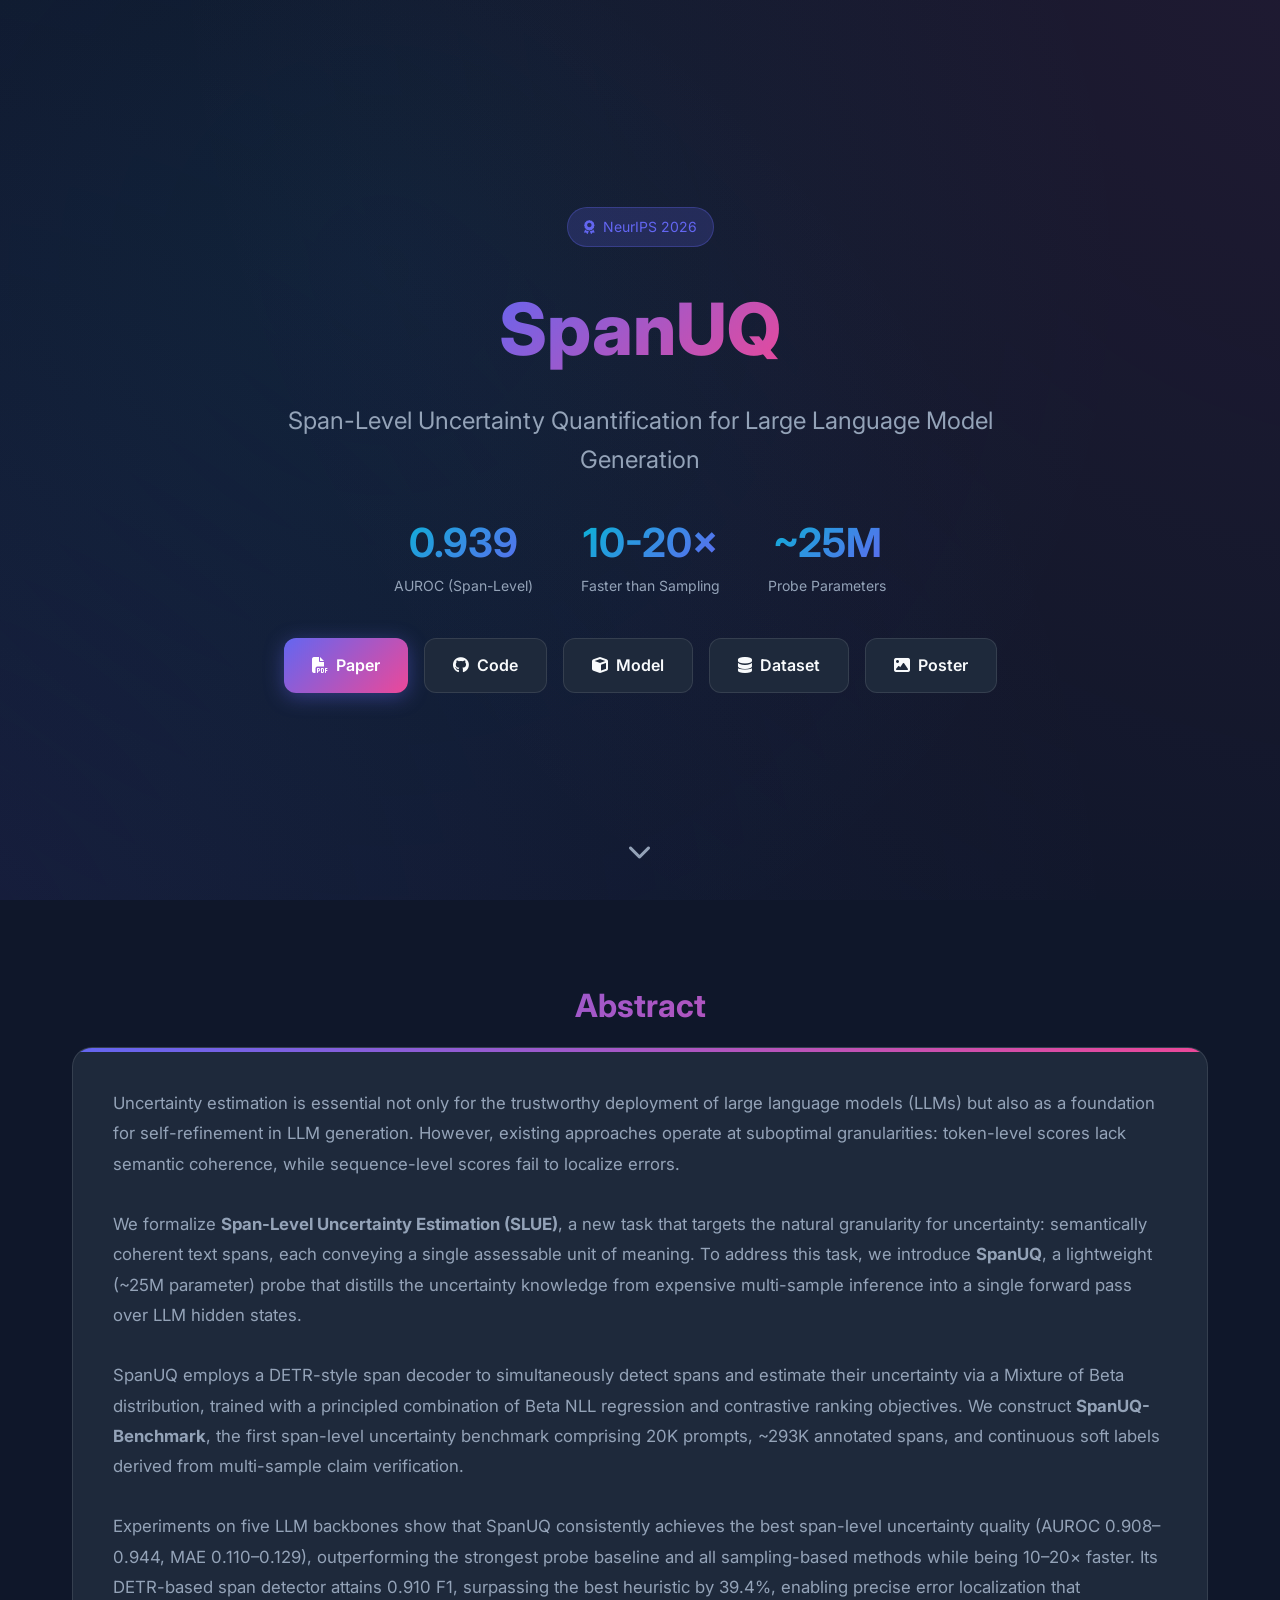
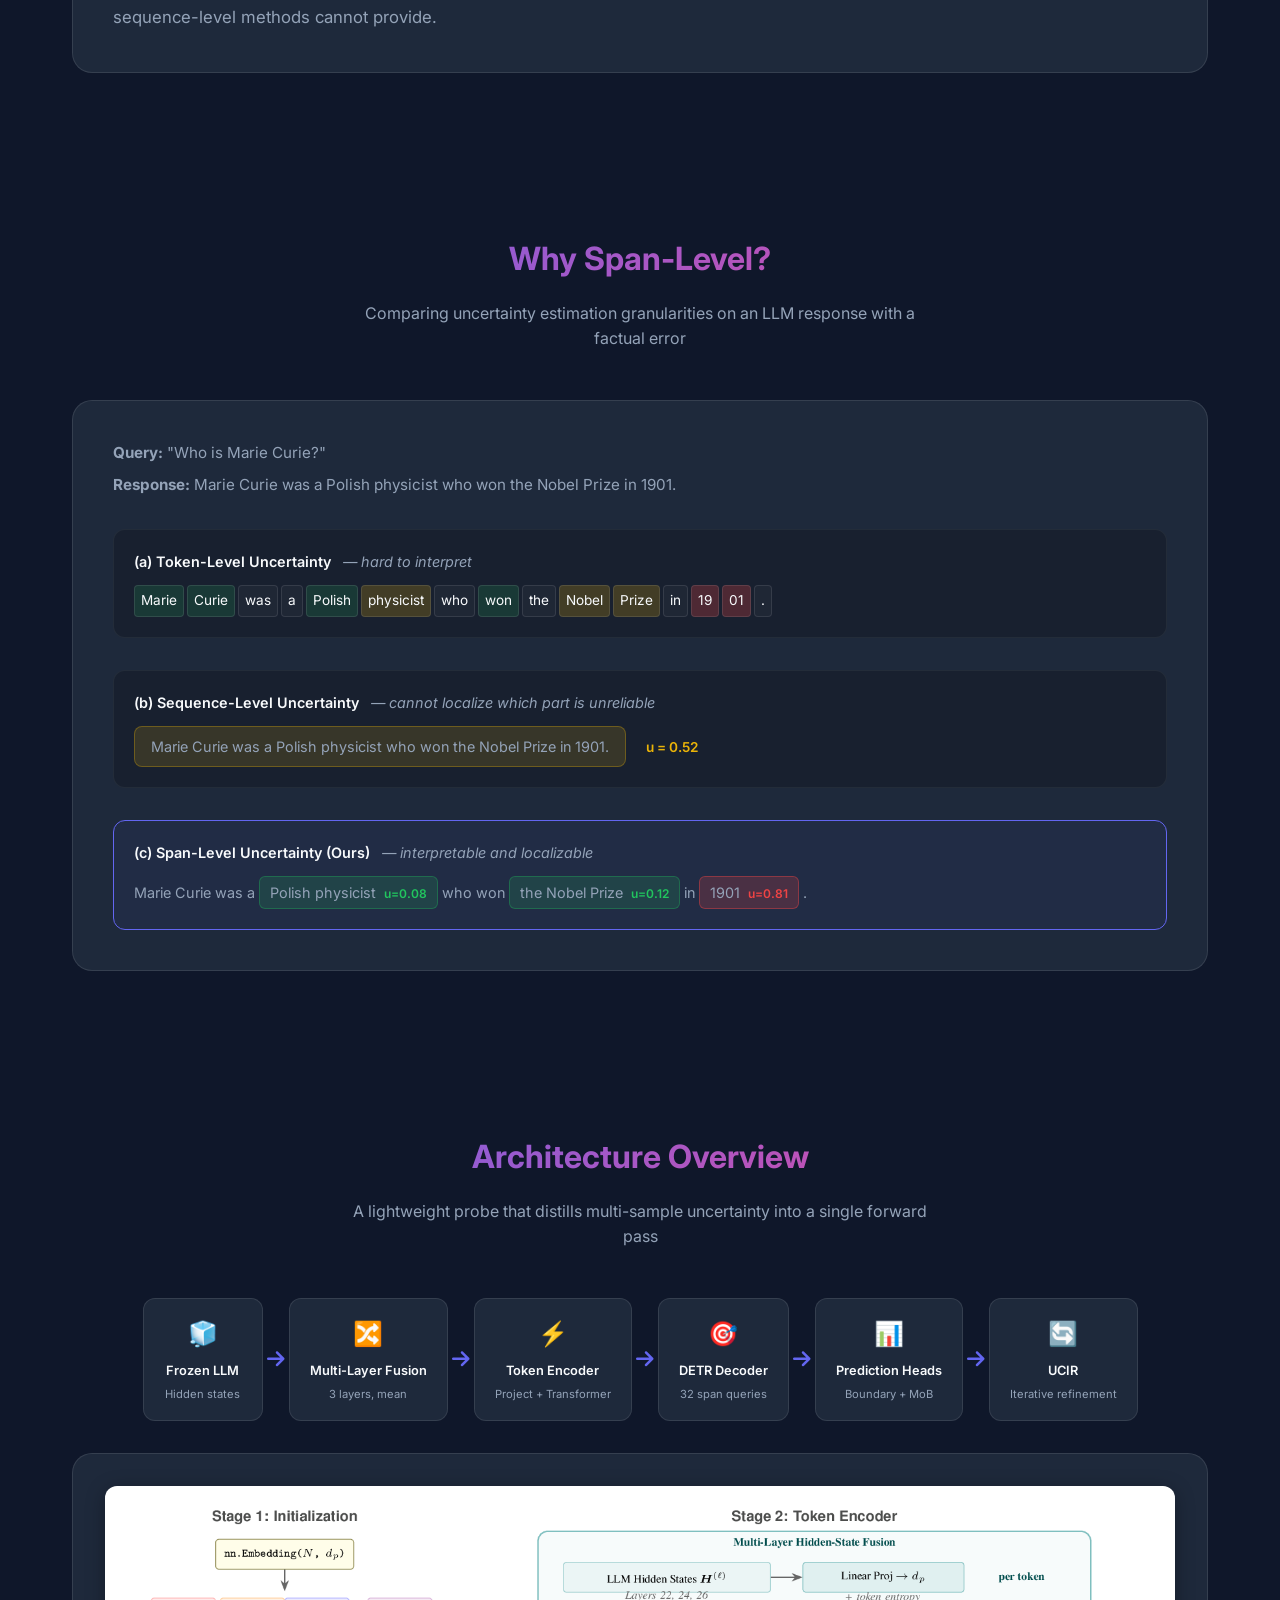
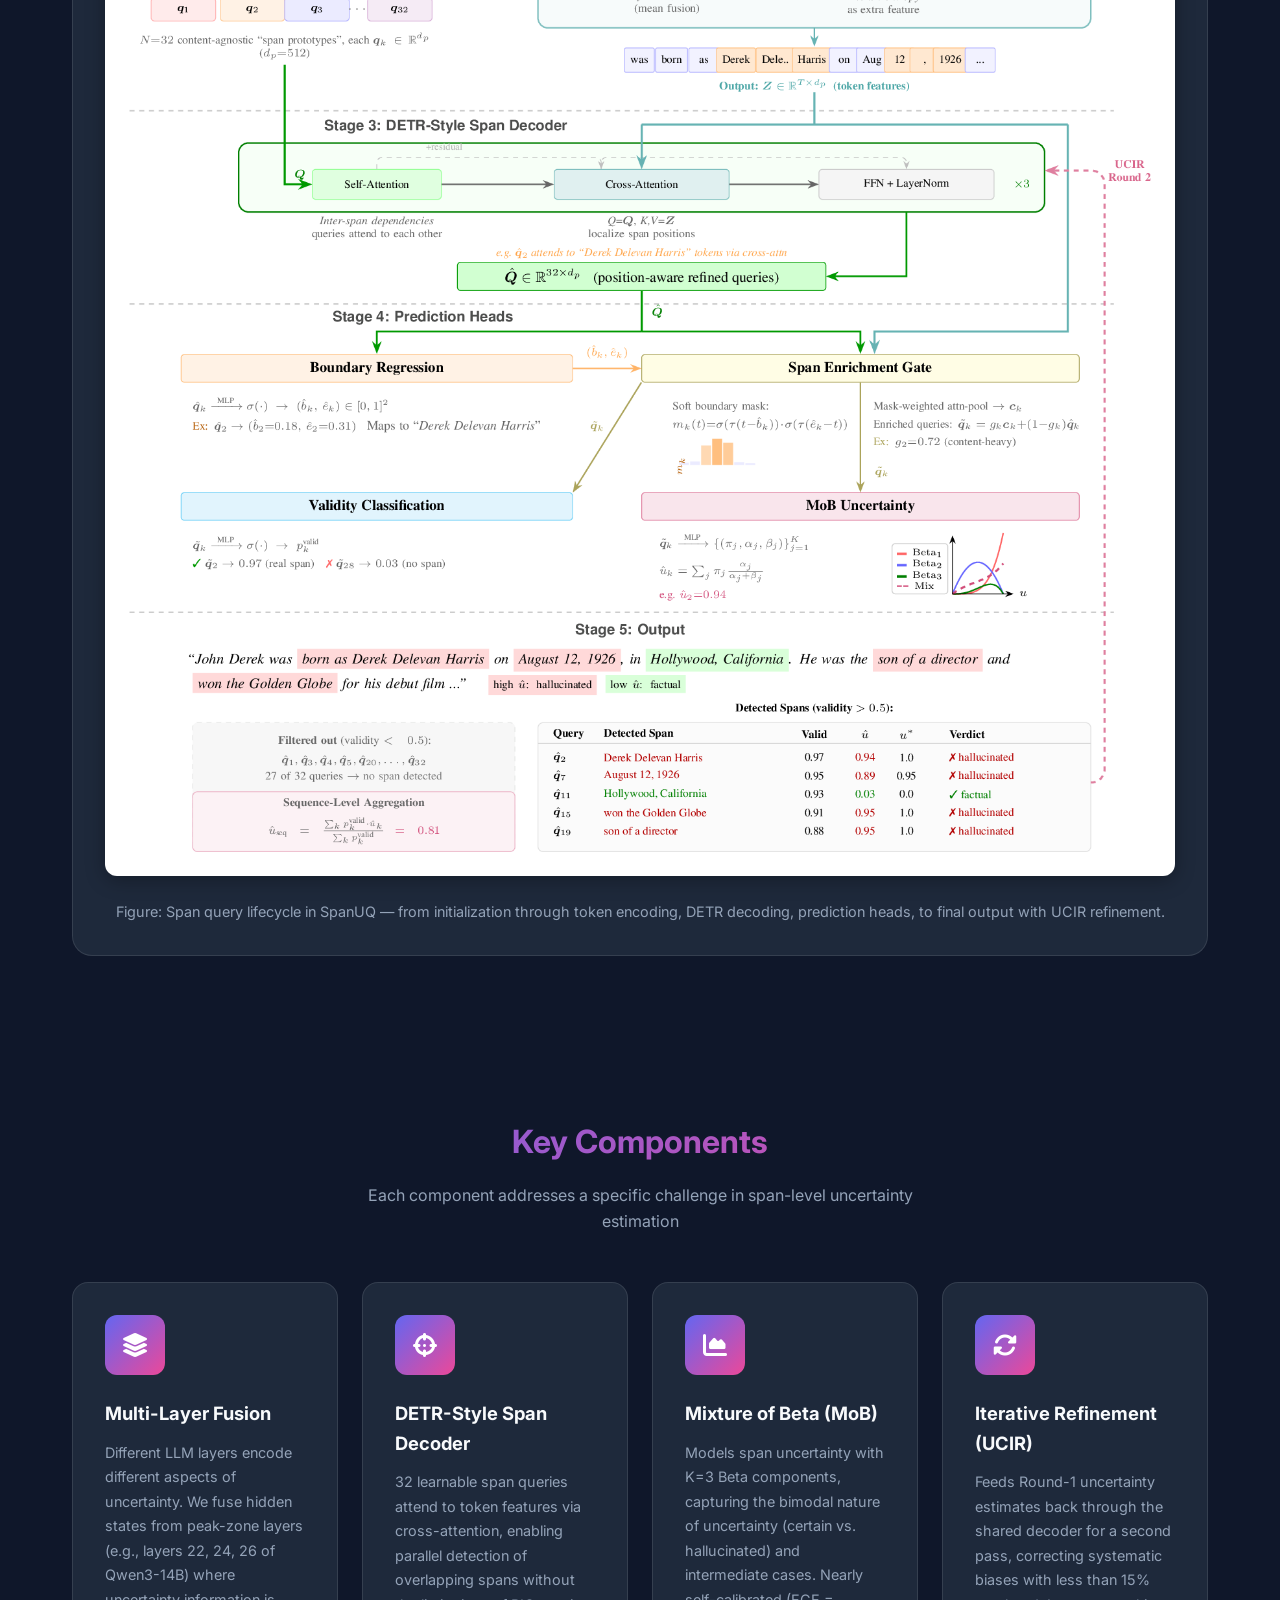
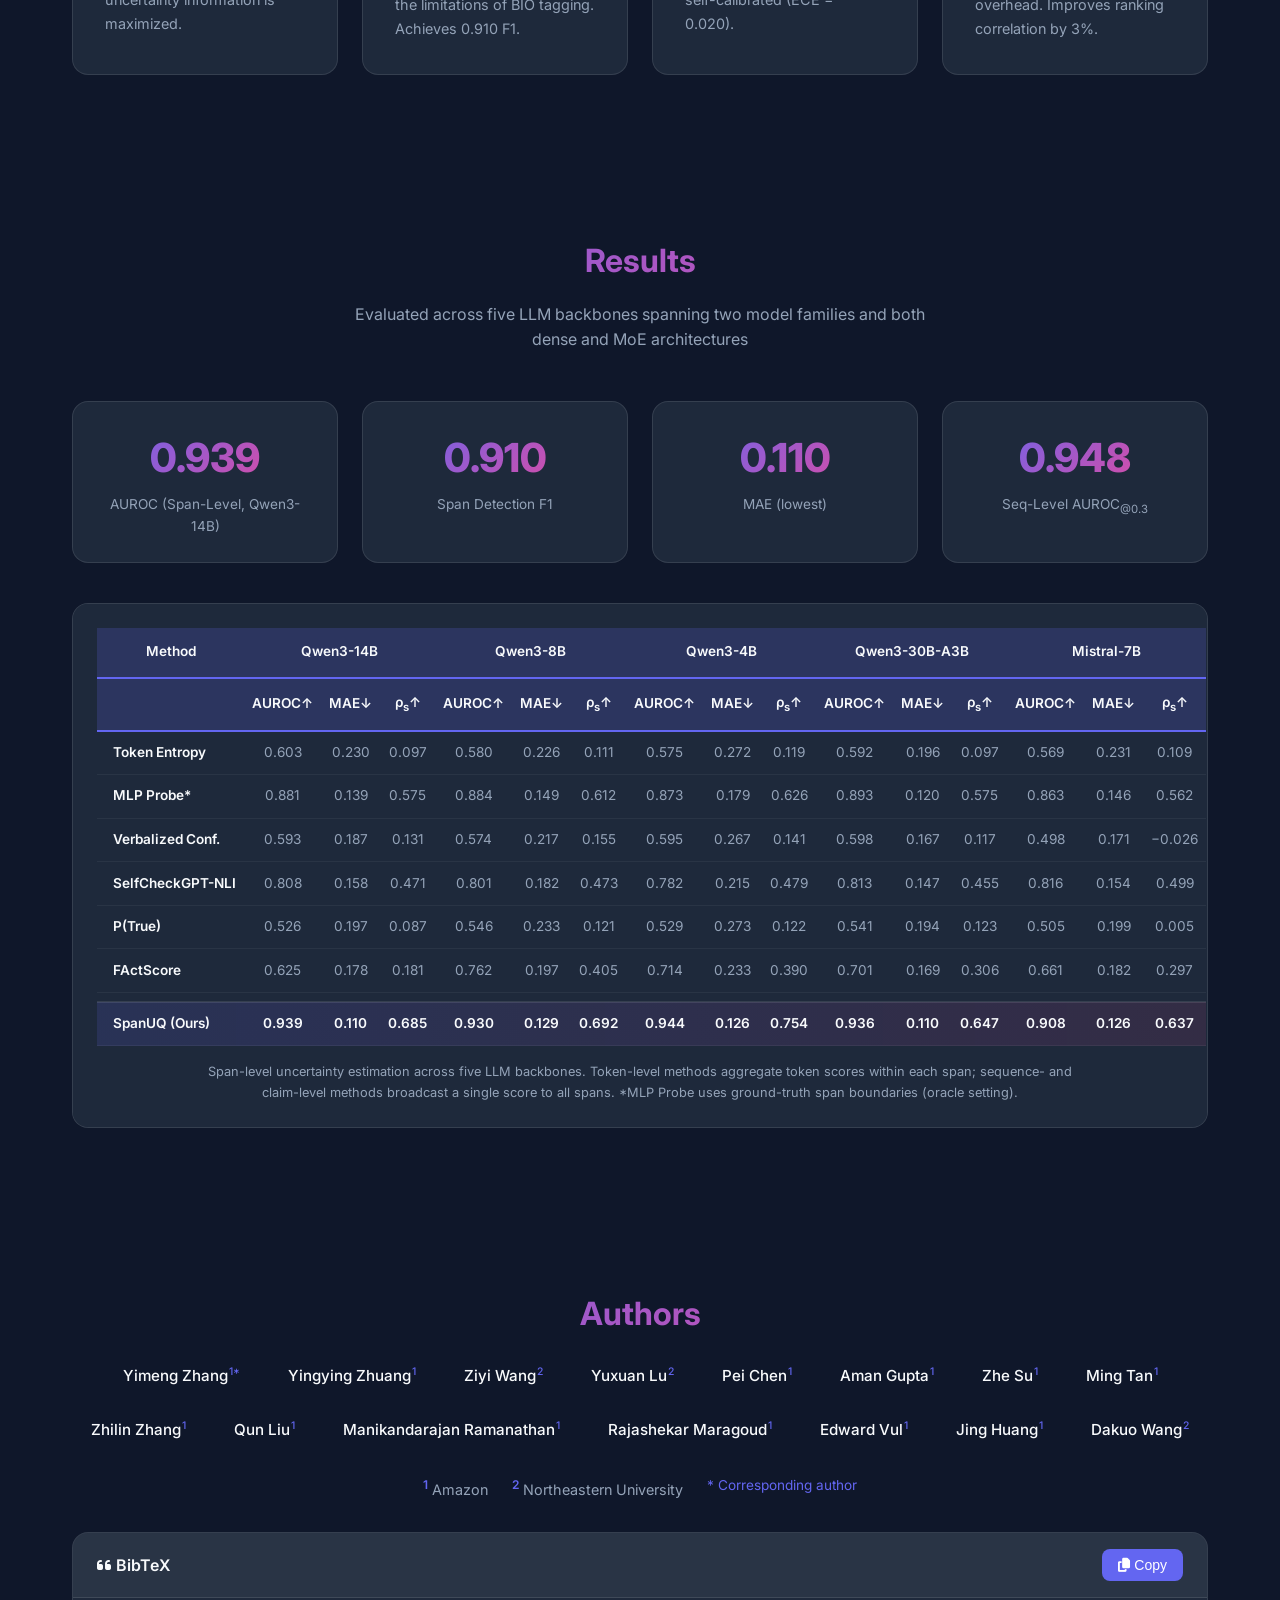
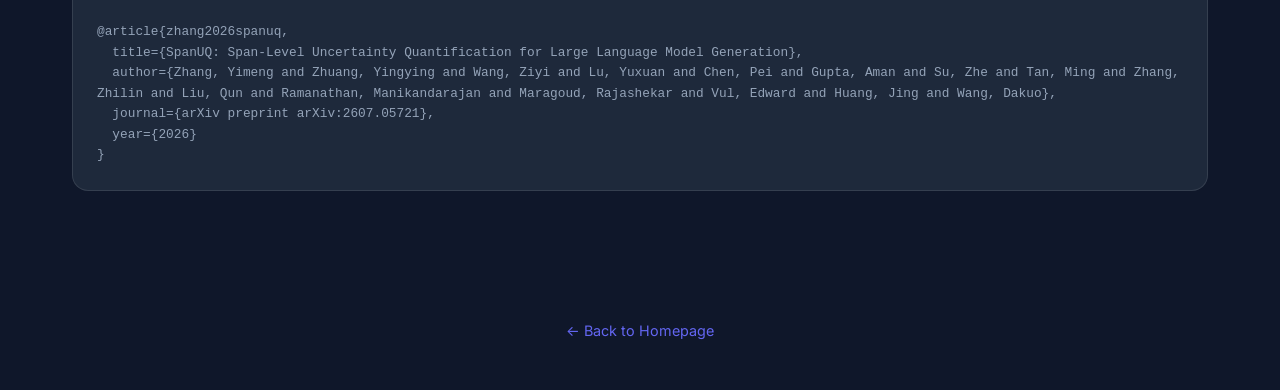
<file: SpanUQ.html>
<!DOCTYPE html>
<html lang="en">
<head>
    <meta charset="UTF-8">
    <meta name="viewport" content="width=device-width, initial-scale=1.0">
    <title>SpanUQ: Span-Level Uncertainty Quantification for Large Language Model Generation</title>
    <link href="https://fonts.googleapis.com/css2?family=Inter:wght@300;400;500;600;700;800&display=swap" rel="stylesheet">
    <link rel="stylesheet" href="https://cdnjs.cloudflare.com/ajax/libs/font-awesome/6.4.0/css/all.min.css">
    <style>
        :root {
            --primary: #6366f1;
            --primary-dark: #4f46e5;
            --secondary: #ec4899;
            --accent: #06b6d4;
            --bg-dark: #0f172a;
            --bg-card: #1e293b;
            --text-primary: #f8fafc;
            --text-secondary: #94a3b8;
            --gradient-1: linear-gradient(135deg, #6366f1 0%, #ec4899 100%);
            --gradient-2: linear-gradient(135deg, #06b6d4 0%, #6366f1 100%);
        }

        * {
            margin: 0;
            padding: 0;
            box-sizing: border-box;
        }

        body {
            font-family: 'Inter', sans-serif;
            background: var(--bg-dark);
            color: var(--text-primary);
            line-height: 1.6;
            overflow-x: hidden;
        }

        /* Animated Background */
        .bg-animation {
            position: fixed;
            top: 0;
            left: 0;
            width: 100%;
            height: 100%;
            z-index: -1;
            overflow: hidden;
        }

        .bg-animation::before {
            content: '';
            position: absolute;
            top: -50%;
            left: -50%;
            width: 200%;
            height: 200%;
            background: radial-gradient(circle at 20% 80%, rgba(99, 102, 241, 0.1) 0%, transparent 50%),
                        radial-gradient(circle at 80% 20%, rgba(236, 72, 153, 0.08) 0%, transparent 50%),
                        radial-gradient(circle at 40% 40%, rgba(6, 182, 212, 0.06) 0%, transparent 40%);
            animation: float 20s ease-in-out infinite;
            pointer-events: none;
        }

        @keyframes float {
            0%, 100% { transform: translate(0, 0) rotate(0deg); }
            33% { transform: translate(30px, -30px) rotate(5deg); }
            66% { transform: translate(-20px, 20px) rotate(-5deg); }
        }

        /* Scroll Progress Bar */
        .scroll-progress {
            position: fixed;
            top: 0;
            left: 0;
            height: 3px;
            background: var(--gradient-1);
            z-index: 9999;
            transition: width 0.1s ease;
        }

        /* Hero Section */
        .hero {
            min-height: 100vh;
            display: flex;
            flex-direction: column;
            justify-content: center;
            align-items: center;
            text-align: center;
            padding: 2rem;
            position: relative;
        }

        .hero-badge {
            display: inline-flex;
            align-items: center;
            gap: 0.5rem;
            background: rgba(99, 102, 241, 0.2);
            border: 1px solid rgba(99, 102, 241, 0.3);
            padding: 0.5rem 1rem;
            border-radius: 50px;
            font-size: 0.875rem;
            color: var(--primary);
            margin-bottom: 1.5rem;
            animation: fadeInUp 0.6s ease-out;
        }

        .hero-title {
            font-size: clamp(2.5rem, 6vw, 4.5rem);
            font-weight: 800;
            background: var(--gradient-1);
            -webkit-background-clip: text;
            -webkit-text-fill-color: transparent;
            background-clip: text;
            margin-bottom: 1rem;
            animation: fadeInUp 0.6s ease-out 0.1s both;
        }

        .hero-subtitle {
            font-size: clamp(1rem, 2.5vw, 1.5rem);
            color: var(--text-secondary);
            max-width: 800px;
            margin-bottom: 2rem;
            animation: fadeInUp 0.6s ease-out 0.2s both;
        }

        .hero-stats {
            display: flex;
            gap: 3rem;
            margin-bottom: 2.5rem;
            animation: fadeInUp 0.6s ease-out 0.3s both;
        }

        .stat {
            text-align: center;
        }

        .stat-value {
            font-size: 2.5rem;
            font-weight: 700;
            background: var(--gradient-2);
            -webkit-background-clip: text;
            -webkit-text-fill-color: transparent;
            background-clip: text;
        }

        .stat-label {
            font-size: 0.875rem;
            color: var(--text-secondary);
        }

        .hero-buttons {
            display: flex;
            gap: 1rem;
            flex-wrap: wrap;
            justify-content: center;
            animation: fadeInUp 0.6s ease-out 0.4s both;
        }

        .btn {
            display: inline-flex;
            align-items: center;
            gap: 0.5rem;
            padding: 0.875rem 1.75rem;
            border-radius: 12px;
            font-weight: 600;
            text-decoration: none;
            transition: all 0.3s ease;
            font-size: 1rem;
        }

        .btn-primary {
            background: var(--gradient-1);
            color: white;
            box-shadow: 0 4px 20px rgba(99, 102, 241, 0.4);
        }

        .btn-primary:hover {
            transform: translateY(-2px);
            box-shadow: 0 6px 30px rgba(99, 102, 241, 0.5);
        }

        .btn-secondary {
            background: var(--bg-card);
            color: var(--text-primary);
            border: 1px solid rgba(255, 255, 255, 0.1);
        }

        .btn-secondary:hover {
            background: rgba(255, 255, 255, 0.1);
            transform: translateY(-2px);
        }

        /* Scroll Indicator */
        .scroll-indicator {
            position: absolute;
            bottom: 2rem;
            animation: bounce 2s infinite;
        }

        .scroll-indicator i {
            font-size: 1.5rem;
            color: var(--text-secondary);
        }

        @keyframes bounce {
            0%, 20%, 50%, 80%, 100% { transform: translateY(0); }
            40% { transform: translateY(-10px); }
            60% { transform: translateY(-5px); }
        }

        /* Sections */
        .section {
            padding: 5rem 2rem;
            max-width: 1200px;
            margin: 0 auto;
        }

        .section-title {
            font-size: 2rem;
            font-weight: 700;
            text-align: center;
            margin-bottom: 1rem;
            background: var(--gradient-1);
            -webkit-background-clip: text;
            -webkit-text-fill-color: transparent;
            background-clip: text;
        }

        .section-subtitle {
            text-align: center;
            color: var(--text-secondary);
            margin-bottom: 3rem;
            max-width: 600px;
            margin-left: auto;
            margin-right: auto;
        }

        /* Abstract Card */
        .abstract-card {
            background: var(--bg-card);
            border-radius: 20px;
            padding: 2.5rem;
            border: 1px solid rgba(255, 255, 255, 0.1);
            position: relative;
            overflow: hidden;
        }

        .abstract-card::before {
            content: '';
            position: absolute;
            top: 0;
            left: 0;
            right: 0;
            height: 4px;
            background: var(--gradient-1);
        }

        .abstract-card p {
            color: var(--text-secondary);
            font-size: 1.05rem;
            line-height: 1.8;
        }

        /* Teaser Section */
        .teaser-container {
            background: var(--bg-card);
            border-radius: 20px;
            padding: 2.5rem;
            border: 1px solid rgba(255, 255, 255, 0.1);
        }

        .teaser-query {
            color: var(--text-secondary);
            margin-bottom: 0.5rem;
            font-size: 0.95rem;
        }

        .teaser-response {
            color: var(--text-secondary);
            margin-bottom: 2rem;
            font-size: 0.95rem;
        }

        .teaser-row {
            margin-bottom: 2rem;
            padding: 1.25rem;
            border-radius: 12px;
            border: 1px solid rgba(255, 255, 255, 0.05);
            background: rgba(0, 0, 0, 0.2);
        }

        .teaser-row:last-child {
            margin-bottom: 0;
            border-color: var(--primary);
            background: rgba(99, 102, 241, 0.05);
        }

        .teaser-label {
            font-weight: 600;
            margin-bottom: 0.75rem;
            font-size: 0.9rem;
        }

        .teaser-label-dim {
            color: var(--text-secondary);
            font-weight: 400;
            font-style: italic;
            margin-left: 0.5rem;
        }

        .token-row {
            display: flex;
            flex-wrap: wrap;
            gap: 3px;
        }

        .token {
            padding: 4px 6px;
            border-radius: 4px;
            font-size: 0.85rem;
            border: 1px solid rgba(255, 255, 255, 0.1);
        }

        .token-low { background: rgba(34, 197, 94, 0.15); }
        .token-med { background: rgba(234, 179, 8, 0.2); }
        .token-high { background: rgba(239, 68, 68, 0.25); }
        .token-none { background: rgba(255, 255, 255, 0.03); }

        .seq-box {
            display: inline-block;
            padding: 8px 16px;
            border-radius: 8px;
            background: rgba(234, 179, 8, 0.15);
            border: 1px solid rgba(234, 179, 8, 0.3);
            font-size: 0.9rem;
            color: var(--text-secondary);
        }

        .seq-score {
            margin-left: 1rem;
            color: #eab308;
            font-weight: 600;
            font-size: 0.85rem;
        }

        .span-row {
            display: flex;
            flex-wrap: wrap;
            align-items: center;
            gap: 4px;
            font-size: 0.9rem;
            color: var(--text-secondary);
        }

        .span-highlight {
            padding: 4px 10px;
            border-radius: 6px;
            position: relative;
        }

        .span-confident {
            background: rgba(34, 197, 94, 0.15);
            border: 1px solid rgba(34, 197, 94, 0.3);
        }

        .span-uncertain {
            background: rgba(239, 68, 68, 0.2);
            border: 1px solid rgba(239, 68, 68, 0.4);
        }

        .span-score {
            font-size: 0.75rem;
            font-weight: 600;
            margin-left: 4px;
        }

        .span-score-low { color: #22c55e; }
        .span-score-high { color: #ef4444; }

        /* Architecture Pipeline */
        .arch-pipeline {
            display: flex;
            align-items: center;
            justify-content: center;
            flex-wrap: wrap;
            gap: 0;
            margin: 2rem 0;
        }

        .arch-block {
            background: var(--bg-card);
            border: 1px solid rgba(255, 255, 255, 0.1);
            border-radius: 12px;
            padding: 1rem 1.25rem;
            text-align: center;
            min-width: 120px;
            transition: all 0.3s ease;
        }

        .arch-block:hover {
            border-color: var(--primary);
            transform: translateY(-3px);
            box-shadow: 0 8px 25px rgba(99, 102, 241, 0.2);
        }

        .arch-block-icon {
            font-size: 1.5rem;
            margin-bottom: 0.5rem;
        }

        .arch-block-title {
            font-size: 0.8rem;
            font-weight: 600;
            color: var(--text-primary);
        }

        .arch-block-detail {
            font-size: 0.7rem;
            color: var(--text-secondary);
            margin-top: 0.25rem;
        }

        .arch-arrow {
            color: var(--primary);
            font-size: 1.25rem;
            margin: 0 0.25rem;
        }

        /* Figure Container */
        .figure-container {
            background: var(--bg-card);
            border-radius: 20px;
            padding: 2rem;
            border: 1px solid rgba(255, 255, 255, 0.1);
            text-align: center;
        }

        .figure-container img {
            max-width: 100%;
            border-radius: 12px;
            background: #ffffff;
            padding: 1.5rem;
            box-shadow: 0 4px 20px rgba(0, 0, 0, 0.3);
        }

        .figure-caption {
            margin-top: 1rem;
            color: var(--text-secondary);
            font-size: 0.9rem;
        }

        /* Method Grid */
        .method-grid {
            display: grid;
            grid-template-columns: repeat(auto-fit, minmax(260px, 1fr));
            gap: 1.5rem;
            margin-top: 2rem;
        }

        .method-card {
            background: var(--bg-card);
            border-radius: 16px;
            padding: 2rem;
            border: 1px solid rgba(255, 255, 255, 0.1);
            transition: all 0.3s ease;
            position: relative;
        }

        .method-card:hover {
            transform: translateY(-5px);
            border-color: var(--primary);
            box-shadow: 0 10px 40px rgba(99, 102, 241, 0.2);
        }

        .method-icon {
            width: 60px;
            height: 60px;
            border-radius: 12px;
            background: var(--gradient-1);
            display: flex;
            align-items: center;
            justify-content: center;
            margin-bottom: 1.5rem;
        }

        .method-icon i {
            font-size: 1.5rem;
            color: white;
        }

        .method-card h3 {
            font-size: 1.15rem;
            margin-bottom: 0.75rem;
        }

        .method-card p {
            color: var(--text-secondary);
            font-size: 0.9rem;
            line-height: 1.7;
        }

        /* Results */
        .results-highlight {
            display: grid;
            grid-template-columns: repeat(auto-fit, minmax(200px, 1fr));
            gap: 1.5rem;
            margin-bottom: 2.5rem;
        }

        .result-card {
            background: var(--bg-card);
            border-radius: 16px;
            padding: 1.5rem;
            text-align: center;
            border: 1px solid rgba(255, 255, 255, 0.1);
        }

        .result-value {
            font-size: 2.5rem;
            font-weight: 800;
            background: var(--gradient-1);
            -webkit-background-clip: text;
            -webkit-text-fill-color: transparent;
            background-clip: text;
        }

        .result-label {
            font-size: 0.85rem;
            color: var(--text-secondary);
            margin-top: 0.25rem;
        }

        /* Table */
        .table-container {
            background: var(--bg-card);
            border-radius: 16px;
            padding: 1.5rem;
            border: 1px solid rgba(255, 255, 255, 0.1);
            overflow-x: auto;
        }

        .results-table {
            width: 100%;
            border-collapse: collapse;
            font-size: 0.85rem;
        }

        .results-table thead {
            background: rgba(99, 102, 241, 0.2);
        }

        .results-table th {
            padding: 0.85rem 0.5rem;
            text-align: center;
            font-weight: 600;
            color: var(--text-primary);
            border-bottom: 2px solid var(--primary);
            white-space: nowrap;
        }

        .results-table td {
            padding: 0.65rem 0.5rem;
            text-align: center;
            color: var(--text-secondary);
            border-bottom: 1px solid rgba(255, 255, 255, 0.05);
        }

        .results-table .model-cell {
            font-weight: 600;
            color: var(--text-primary);
            text-align: left;
            padding-left: 1rem;
            white-space: nowrap;
        }

        .results-table .highlight-row {
            background: linear-gradient(90deg, rgba(99, 102, 241, 0.15) 0%, rgba(236, 72, 153, 0.1) 100%);
        }

        .results-table .highlight-row td {
            color: var(--text-primary);
            font-weight: 600;
        }

        .results-table .section-divider td {
            padding: 0.25rem;
            border-bottom: 2px solid rgba(255, 255, 255, 0.1);
        }

        .table-caption {
            text-align: center;
            color: var(--text-secondary);
            font-size: 0.8rem;
            margin-top: 1rem;
            max-width: 900px;
            margin-left: auto;
            margin-right: auto;
        }

        /* Team Section */
        .team-grid {
            display: flex;
            flex-wrap: wrap;
            justify-content: center;
            gap: 0.75rem 1.5rem;
        }

        .team-member {
            text-align: center;
            padding: 0.5rem 0.75rem;
        }

        .team-member-name {
            font-weight: 500;
            font-size: 0.95rem;
        }

        .team-member-name sup {
            color: var(--primary);
            font-size: 0.65rem;
            margin-left: 1px;
        }

        .affiliations {
            display: flex;
            flex-wrap: wrap;
            justify-content: center;
            gap: 1.5rem;
            margin-top: 1.5rem;
        }

        .affiliation {
            color: var(--text-secondary);
            font-size: 0.9rem;
        }

        .affiliation sup {
            color: var(--primary);
            font-weight: 600;
        }

        /* BibTeX */
        .bibtex-container {
            background: var(--bg-card);
            border-radius: 16px;
            overflow: hidden;
            border: 1px solid rgba(255, 255, 255, 0.1);
            margin-top: 2rem;
        }

        .bibtex-header {
            display: flex;
            justify-content: space-between;
            align-items: center;
            padding: 1rem 1.5rem;
            background: rgba(255, 255, 255, 0.05);
            border-bottom: 1px solid rgba(255, 255, 255, 0.1);
        }

        .bibtex-header span {
            font-weight: 600;
        }

        .copy-btn {
            background: var(--primary);
            color: white;
            border: none;
            padding: 0.5rem 1rem;
            border-radius: 8px;
            cursor: pointer;
            font-size: 0.875rem;
            transition: all 0.3s ease;
        }

        .copy-btn:hover {
            background: var(--primary-dark);
        }

        .bibtex-code {
            padding: 1.5rem;
            overflow-x: auto;
        }

        .bibtex-code pre {
            font-family: 'Fira Code', monospace;
            font-size: 0.8rem;
            color: var(--text-secondary);
            white-space: pre-wrap;
            word-break: break-all;
        }

        /* Footer */
        footer {
            text-align: center;
            padding: 3rem 2rem;
            color: var(--text-secondary);
            font-size: 0.9rem;
        }

        footer a {
            color: var(--primary);
            text-decoration: none;
        }

        /* Animations */
        @keyframes fadeInUp {
            from {
                opacity: 0;
                transform: translateY(30px);
            }
            to {
                opacity: 1;
                transform: translateY(0);
            }
        }

        /* Responsive */
        @media (max-width: 768px) {
            .hero-stats {
                flex-direction: column;
                gap: 1.5rem;
            }

            .hero-buttons {
                flex-direction: column;
            }

            .btn {
                width: 100%;
                justify-content: center;
            }

            .arch-pipeline {
                flex-direction: column;
                align-items: stretch;
            }

            .arch-arrow {
                transform: rotate(90deg);
                margin: 0.5rem auto;
            }
        }
    </style>
</head>
<body>
    <!-- Scroll Progress Bar -->
    <div class="scroll-progress" id="scrollProgress"></div>

    <div class="bg-animation"></div>

    <!-- Hero Section -->
    <section class="hero">
        <div class="hero-badge">
            <i class="fas fa-award"></i>
            <span>NeurIPS 2026</span>
        </div>

        <h1 class="hero-title">SpanUQ</h1>
        <p class="hero-subtitle">Span-Level Uncertainty Quantification for Large Language Model Generation</p>

        <div class="hero-stats">
            <div class="stat">
                <div class="stat-value">0.939</div>
                <div class="stat-label">AUROC (Span-Level)</div>
            </div>
            <div class="stat">
                <div class="stat-value">10-20×</div>
                <div class="stat-label">Faster than Sampling</div>
            </div>
            <div class="stat">
                <div class="stat-value">~25M</div>
                <div class="stat-label">Probe Parameters</div>
            </div>
        </div>

        <div class="hero-buttons">
            <a href="https://arxiv.org/abs/2607.05721" class="btn btn-primary" target="_blank">
                <i class="fas fa-file-pdf"></i> Paper
            </a>
            <a href="https://github.com/damon-demon/SpanUQ" class="btn btn-secondary" target="_blank">
                <i class="fab fa-github"></i> Code
            </a>
            <a href="https://huggingface.co/DamonDemon/SpanUQ" class="btn btn-secondary" target="_blank">
                <i class="fas fa-cube"></i> Model
            </a>
            <a href="https://huggingface.co/datasets/DamonDemon/SpanUQ-Benchmark" class="btn btn-secondary" target="_blank">
                <i class="fas fa-database"></i> Dataset
            </a>
            <a href="links/NeurIPS2026_SpanUQ_poster.pdf" class="btn btn-secondary" target="_blank">
                <i class="fas fa-image"></i> Poster
            </a>
        </div>

        <div class="scroll-indicator">
            <i class="fas fa-chevron-down"></i>
        </div>
    </section>

    <!-- Abstract Section -->
    <section class="section">
        <h2 class="section-title">Abstract</h2>
        <div class="abstract-card">
            <p>
                Uncertainty estimation is essential not only for the trustworthy deployment of large language models (LLMs) but also as a foundation for self-refinement in LLM generation. However, existing approaches operate at suboptimal granularities: token-level scores lack semantic coherence, while sequence-level scores fail to localize errors.
                <br><br>
                We formalize <strong>Span-Level Uncertainty Estimation (SLUE)</strong>, a new task that targets the natural granularity for uncertainty: semantically coherent text spans, each conveying a single assessable unit of meaning.
                To address this task, we introduce <strong>SpanUQ</strong>, a lightweight (~25M parameter) probe that distills the uncertainty knowledge from expensive multi-sample inference into a single forward pass over LLM hidden states.
                <br><br>
                SpanUQ employs a DETR-style span decoder to simultaneously detect spans and estimate their uncertainty via a Mixture of Beta distribution, trained with a principled combination of Beta NLL regression and contrastive ranking objectives.
                We construct <strong>SpanUQ-Benchmark</strong>, the first span-level uncertainty benchmark comprising 20K prompts, ~293K annotated spans, and continuous soft labels derived from multi-sample claim verification.
                <br><br>
                Experiments on five LLM backbones show that SpanUQ consistently achieves the best span-level uncertainty quality (AUROC 0.908–0.944, MAE 0.110–0.129), outperforming the strongest probe baseline and all sampling-based methods while being 10–20× faster.
                Its DETR-based span detector attains 0.910 F1, surpassing the best heuristic by 39.4%, enabling precise error localization that sequence-level methods cannot provide.
            </p>
        </div>
    </section>

    <!-- Teaser Section -->
    <section class="section">
        <h2 class="section-title">Why Span-Level?</h2>
        <p class="section-subtitle">Comparing uncertainty estimation granularities on an LLM response with a factual error</p>

        <div class="teaser-container">
            <p class="teaser-query"><strong>Query:</strong> "Who is Marie Curie?"</p>
            <p class="teaser-response"><strong>Response:</strong> Marie Curie was a Polish physicist who won the Nobel Prize in 1901.</p>

            <!-- Token-level -->
            <div class="teaser-row">
                <div class="teaser-label">(a) Token-Level Uncertainty <span class="teaser-label-dim">— hard to interpret</span></div>
                <div class="token-row">
                    <span class="token token-low">Marie</span>
                    <span class="token token-low">Curie</span>
                    <span class="token token-none">was</span>
                    <span class="token token-none">a</span>
                    <span class="token token-low">Polish</span>
                    <span class="token token-med">physicist</span>
                    <span class="token token-none">who</span>
                    <span class="token token-low">won</span>
                    <span class="token token-none">the</span>
                    <span class="token token-med">Nobel</span>
                    <span class="token token-med">Prize</span>
                    <span class="token token-none">in</span>
                    <span class="token token-high">19</span>
                    <span class="token token-high">01</span>
                    <span class="token token-none">.</span>
                </div>
            </div>

            <!-- Sequence-level -->
            <div class="teaser-row">
                <div class="teaser-label">(b) Sequence-Level Uncertainty <span class="teaser-label-dim">— cannot localize which part is unreliable</span></div>
                <div>
                    <span class="seq-box">Marie Curie was a Polish physicist who won the Nobel Prize in 1901.</span>
                    <span class="seq-score">u = 0.52</span>
                </div>
            </div>

            <!-- Span-level (Ours) -->
            <div class="teaser-row">
                <div class="teaser-label">(c) Span-Level Uncertainty (Ours) <span class="teaser-label-dim">— interpretable and localizable</span></div>
                <div class="span-row">
                    <span>Marie Curie was a</span>
                    <span class="span-highlight span-confident">Polish physicist <span class="span-score span-score-low">u=0.08</span></span>
                    <span>who won</span>
                    <span class="span-highlight span-confident">the Nobel Prize <span class="span-score span-score-low">u=0.12</span></span>
                    <span>in</span>
                    <span class="span-highlight span-uncertain">1901 <span class="span-score span-score-high">u=0.81</span></span>
                    <span>.</span>
                </div>
            </div>
        </div>
    </section>

    <!-- Architecture Section -->
    <section class="section">
        <h2 class="section-title">Architecture Overview</h2>
        <p class="section-subtitle">A lightweight probe that distills multi-sample uncertainty into a single forward pass</p>

        <div class="arch-pipeline">
            <div class="arch-block">
                <div class="arch-block-icon">🧊</div>
                <div class="arch-block-title">Frozen LLM</div>
                <div class="arch-block-detail">Hidden states</div>
            </div>
            <span class="arch-arrow"><i class="fas fa-arrow-right"></i></span>
            <div class="arch-block">
                <div class="arch-block-icon">🔀</div>
                <div class="arch-block-title">Multi-Layer Fusion</div>
                <div class="arch-block-detail">3 layers, mean</div>
            </div>
            <span class="arch-arrow"><i class="fas fa-arrow-right"></i></span>
            <div class="arch-block">
                <div class="arch-block-icon">⚡</div>
                <div class="arch-block-title">Token Encoder</div>
                <div class="arch-block-detail">Project + Transformer</div>
            </div>
            <span class="arch-arrow"><i class="fas fa-arrow-right"></i></span>
            <div class="arch-block">
                <div class="arch-block-icon">🎯</div>
                <div class="arch-block-title">DETR Decoder</div>
                <div class="arch-block-detail">32 span queries</div>
            </div>
            <span class="arch-arrow"><i class="fas fa-arrow-right"></i></span>
            <div class="arch-block">
                <div class="arch-block-icon">📊</div>
                <div class="arch-block-title">Prediction Heads</div>
                <div class="arch-block-detail">Boundary + MoB</div>
            </div>
            <span class="arch-arrow"><i class="fas fa-arrow-right"></i></span>
            <div class="arch-block">
                <div class="arch-block-icon">🔄</div>
                <div class="arch-block-title">UCIR</div>
                <div class="arch-block-detail">Iterative refinement</div>
            </div>
        </div>

        <!-- Figure A1 -->
        <div class="figure-container" style="margin-top: 2rem;">
            <img src="project_src/spanUQ/SpanUQ_A1.png" alt="SpanUQ Span Query Lifecycle: End-to-end process from initialization through token encoding, DETR decoding, prediction heads, to final output with UCIR refinement">
            <p class="figure-caption">Figure: Span query lifecycle in SpanUQ — from initialization through token encoding, DETR decoding, prediction heads, to final output with UCIR refinement.</p>
        </div>
    </section>

    <!-- Method Section -->
    <section class="section">
        <h2 class="section-title">Key Components</h2>
        <p class="section-subtitle">Each component addresses a specific challenge in span-level uncertainty estimation</p>

        <div class="method-grid">
            <div class="method-card">
                <div class="method-icon">
                    <i class="fas fa-layer-group"></i>
                </div>
                <h3>Multi-Layer Fusion</h3>
                <p>Different LLM layers encode different aspects of uncertainty. We fuse hidden states from peak-zone layers (e.g., layers 22, 24, 26 of Qwen3-14B) where uncertainty information is maximized.</p>
            </div>
            <div class="method-card">
                <div class="method-icon">
                    <i class="fas fa-crosshairs"></i>
                </div>
                <h3>DETR-Style Span Decoder</h3>
                <p>32 learnable span queries attend to token features via cross-attention, enabling parallel detection of overlapping spans without the limitations of BIO tagging. Achieves 0.910 F1.</p>
            </div>
            <div class="method-card">
                <div class="method-icon">
                    <i class="fas fa-chart-area"></i>
                </div>
                <h3>Mixture of Beta (MoB)</h3>
                <p>Models span uncertainty with K=3 Beta components, capturing the bimodal nature of uncertainty (certain vs. hallucinated) and intermediate cases. Nearly self-calibrated (ECE = 0.020).</p>
            </div>
            <div class="method-card">
                <div class="method-icon">
                    <i class="fas fa-sync-alt"></i>
                </div>
                <h3>Iterative Refinement (UCIR)</h3>
                <p>Feeds Round-1 uncertainty estimates back through the shared decoder for a second pass, correcting systematic biases with less than 15% overhead. Improves ranking correlation by 3%.</p>
            </div>
        </div>
    </section>

    <!-- Results Section -->
    <section class="section">
        <h2 class="section-title">Results</h2>
        <p class="section-subtitle">Evaluated across five LLM backbones spanning two model families and both dense and MoE architectures</p>

        <div class="results-highlight">
            <div class="result-card">
                <div class="result-value">0.939</div>
                <div class="result-label">AUROC (Span-Level, Qwen3-14B)</div>
            </div>
            <div class="result-card">
                <div class="result-value">0.910</div>
                <div class="result-label">Span Detection F1</div>
            </div>
            <div class="result-card">
                <div class="result-value">0.110</div>
                <div class="result-label">MAE (lowest)</div>
            </div>
            <div class="result-card">
                <div class="result-value">0.948</div>
                <div class="result-label">Seq-Level AUROC<sub>@0.3</sub></div>
            </div>
        </div>

        <div class="table-container">
            <table class="results-table">
                <thead>
                    <tr>
                        <th>Method</th>
                        <th colspan="3">Qwen3-14B</th>
                        <th colspan="3">Qwen3-8B</th>
                        <th colspan="3">Qwen3-4B</th>
                        <th colspan="3">Qwen3-30B-A3B</th>
                        <th colspan="3">Mistral-7B</th>
                    </tr>
                    <tr>
                        <th></th>
                        <th>AUROC↑</th><th>MAE↓</th><th>ρ<sub>s</sub>↑</th>
                        <th>AUROC↑</th><th>MAE↓</th><th>ρ<sub>s</sub>↑</th>
                        <th>AUROC↑</th><th>MAE↓</th><th>ρ<sub>s</sub>↑</th>
                        <th>AUROC↑</th><th>MAE↓</th><th>ρ<sub>s</sub>↑</th>
                        <th>AUROC↑</th><th>MAE↓</th><th>ρ<sub>s</sub>↑</th>
                    </tr>
                </thead>
                <tbody>
                    <tr>
                        <td class="model-cell">Token Entropy</td>
                        <td>0.603</td><td>0.230</td><td>0.097</td>
                        <td>0.580</td><td>0.226</td><td>0.111</td>
                        <td>0.575</td><td>0.272</td><td>0.119</td>
                        <td>0.592</td><td>0.196</td><td>0.097</td>
                        <td>0.569</td><td>0.231</td><td>0.109</td>
                    </tr>
                    <tr>
                        <td class="model-cell">MLP Probe*</td>
                        <td>0.881</td><td>0.139</td><td>0.575</td>
                        <td>0.884</td><td>0.149</td><td>0.612</td>
                        <td>0.873</td><td>0.179</td><td>0.626</td>
                        <td>0.893</td><td>0.120</td><td>0.575</td>
                        <td>0.863</td><td>0.146</td><td>0.562</td>
                    </tr>
                    <tr>
                        <td class="model-cell">Verbalized Conf.</td>
                        <td>0.593</td><td>0.187</td><td>0.131</td>
                        <td>0.574</td><td>0.217</td><td>0.155</td>
                        <td>0.595</td><td>0.267</td><td>0.141</td>
                        <td>0.598</td><td>0.167</td><td>0.117</td>
                        <td>0.498</td><td>0.171</td><td>−0.026</td>
                    </tr>
                    <tr>
                        <td class="model-cell">SelfCheckGPT-NLI</td>
                        <td>0.808</td><td>0.158</td><td>0.471</td>
                        <td>0.801</td><td>0.182</td><td>0.473</td>
                        <td>0.782</td><td>0.215</td><td>0.479</td>
                        <td>0.813</td><td>0.147</td><td>0.455</td>
                        <td>0.816</td><td>0.154</td><td>0.499</td>
                    </tr>
                    <tr>
                        <td class="model-cell">P(True)</td>
                        <td>0.526</td><td>0.197</td><td>0.087</td>
                        <td>0.546</td><td>0.233</td><td>0.121</td>
                        <td>0.529</td><td>0.273</td><td>0.122</td>
                        <td>0.541</td><td>0.194</td><td>0.123</td>
                        <td>0.505</td><td>0.199</td><td>0.005</td>
                    </tr>
                    <tr>
                        <td class="model-cell">FActScore</td>
                        <td>0.625</td><td>0.178</td><td>0.181</td>
                        <td>0.762</td><td>0.197</td><td>0.405</td>
                        <td>0.714</td><td>0.233</td><td>0.390</td>
                        <td>0.701</td><td>0.169</td><td>0.306</td>
                        <td>0.661</td><td>0.182</td><td>0.297</td>
                    </tr>
                    <tr class="section-divider"><td colspan="16"></td></tr>
                    <tr class="highlight-row">
                        <td class="model-cell">SpanUQ (Ours)</td>
                        <td>0.939</td><td>0.110</td><td>0.685</td>
                        <td>0.930</td><td>0.129</td><td>0.692</td>
                        <td>0.944</td><td>0.126</td><td>0.754</td>
                        <td>0.936</td><td>0.110</td><td>0.647</td>
                        <td>0.908</td><td>0.126</td><td>0.637</td>
                    </tr>
                </tbody>
            </table>
            <p class="table-caption">
                Span-level uncertainty estimation across five LLM backbones. Token-level methods aggregate token scores within each span; sequence- and claim-level methods broadcast a single score to all spans. *MLP Probe uses ground-truth span boundaries (oracle setting).
            </p>
        </div>
    </section>

    <!-- Team Section -->
    <section class="section">
        <h2 class="section-title">Authors</h2>

        <div class="team-grid">
            <div class="team-member"><span class="team-member-name">Yimeng Zhang<sup>1*</sup></span></div>
            <div class="team-member"><span class="team-member-name">Yingying Zhuang<sup>1</sup></span></div>
            <div class="team-member"><span class="team-member-name">Ziyi Wang<sup>2</sup></span></div>
            <div class="team-member"><span class="team-member-name">Yuxuan Lu<sup>2</sup></span></div>
            <div class="team-member"><span class="team-member-name">Pei Chen<sup>1</sup></span></div>
            <div class="team-member"><span class="team-member-name">Aman Gupta<sup>1</sup></span></div>
            <div class="team-member"><span class="team-member-name">Zhe Su<sup>1</sup></span></div>
            <div class="team-member"><span class="team-member-name">Ming Tan<sup>1</sup></span></div>
            <div class="team-member"><span class="team-member-name">Zhilin Zhang<sup>1</sup></span></div>
            <div class="team-member"><span class="team-member-name">Qun Liu<sup>1</sup></span></div>
            <div class="team-member"><span class="team-member-name">Manikandarajan Ramanathan<sup>1</sup></span></div>
            <div class="team-member"><span class="team-member-name">Rajashekar Maragoud<sup>1</sup></span></div>
            <div class="team-member"><span class="team-member-name">Edward Vul<sup>1</sup></span></div>
            <div class="team-member"><span class="team-member-name">Jing Huang<sup>1</sup></span></div>
            <div class="team-member"><span class="team-member-name">Dakuo Wang<sup>2</sup></span></div>
        </div>

        <div class="affiliations">
            <span class="affiliation"><sup>1</sup> Amazon</span>
            <span class="affiliation"><sup>2</sup> Northeastern University</span>
            <span class="affiliation" style="color: var(--primary); font-size: 0.85rem;">* Corresponding author</span>
        </div>

        <!-- BibTeX -->
        <div class="bibtex-container">
            <div class="bibtex-header">
                <span><i class="fas fa-quote-left"></i> BibTeX</span>
                <button class="copy-btn" onclick="copyBibtex()"><i class="fas fa-copy"></i> Copy</button>
            </div>
            <div class="bibtex-code">
                <pre id="bibtexContent">@article{zhang2026spanuq,
  title={SpanUQ: Span-Level Uncertainty Quantification for Large Language Model Generation},
  author={Zhang, Yimeng and Zhuang, Yingying and Wang, Ziyi and Lu, Yuxuan and Chen, Pei and Gupta, Aman and Su, Zhe and Tan, Ming and Zhang, Zhilin and Liu, Qun and Ramanathan, Manikandarajan and Maragoud, Rajashekar and Vul, Edward and Huang, Jing and Wang, Dakuo},
  journal={arXiv preprint arXiv:2607.05721},
  year={2026}
}</pre>
            </div>
        </div>
    </section>

    <!-- Footer -->
    <footer>
        <p>
            <a href="index.html">← Back to Homepage</a>
        </p>
    </footer>

    <script>
        // Scroll Progress Bar
        window.addEventListener('scroll', () => {
            const scrollTop = document.documentElement.scrollTop;
            const scrollHeight = document.documentElement.scrollHeight - document.documentElement.clientHeight;
            const progress = (scrollTop / scrollHeight) * 100;
            document.getElementById('scrollProgress').style.width = progress + '%';
        });

        // Copy BibTeX
        function copyBibtex() {
            const text = document.getElementById('bibtexContent').textContent;
            navigator.clipboard.writeText(text).then(() => {
                const btn = document.querySelector('.copy-btn');
                btn.innerHTML = '<i class="fas fa-check"></i> Copied!';
                setTimeout(() => {
                    btn.innerHTML = '<i class="fas fa-copy"></i> Copy';
                }, 2000);
            });
        }
    </script>
</body>
</html>
</file>
<file: style.css>
/* Homepage — dark cinematic. Accent is the only color. */
/* The name in the hero is handwritten: Sacramento, served from this site (SIL Open Font License,
   fonts/Sacramento-OFL.txt). */
@font-face {
  font-family: 'Sacramento';
  src: url(fonts/sacramento.woff2) format('woff2');
  font-weight: 400; font-style: normal; font-display: block;
}
:root {
  --bg: #0b0b0c;
  --surface: #131316;
  --border: #222226;
  --text: #e9e6df;
  --muted: #8d8a84;
  --faint: #3a3a3f;
  --accent: #d9a35b;
  --sans: 'Inter Tight', system-ui, -apple-system, sans-serif;
  --mono: 'JetBrains Mono', ui-monospace, Menlo, monospace;
  --script: 'Sacramento', 'Inter Tight', cursive;
  --wrap: 1040px;
  --gutter: clamp(20px, 5vw, 56px);
}

*, *::before, *::after { box-sizing: border-box; }
html { scroll-behavior: smooth; scroll-padding-top: 80px; }
body {
  margin: 0;
  background: var(--bg);
  color: var(--text);
  font-family: var(--sans);
  font-weight: 300;
  font-size: 17px;
  line-height: 1.7;
  -webkit-font-smoothing: antialiased;
}
h1, h2, h3, p, ol, ul { margin: 0; }
ol, ul { padding: 0; list-style: none; }
::selection { background: var(--accent); color: var(--bg); }

a { color: inherit; }
a:focus-visible { outline: 2px solid var(--accent); outline-offset: 3px; border-radius: 4px; }

/* Body links: amber underline that thickens on hover */
.section p a {
  text-decoration: underline;
  text-decoration-color: rgba(217, 163, 91, .55);
  text-decoration-thickness: 1px;
  text-underline-offset: 4px;
  transition: text-decoration-color .2s, text-decoration-thickness .2s;
}
.section p a:hover { text-decoration-color: var(--accent); text-decoration-thickness: 2px; }

/* ---------- Nav ---------- */
.nav {
  position: fixed; inset: 0 0 auto 0; z-index: 10;
  display: flex; justify-content: space-between; align-items: center;
  padding: 18px var(--gutter);
  font-family: var(--mono); font-size: 11px; letter-spacing: .22em; text-transform: uppercase;
  transition: background .35s, border-color .35s, padding .35s;
  border-bottom: 1px solid transparent;
}
.nav.scrolled {
  background: rgba(11, 11, 12, .72);
  -webkit-backdrop-filter: blur(14px);
  backdrop-filter: blur(14px);
  border-bottom-color: var(--border);
  padding-top: 14px; padding-bottom: 14px;
}
.nav a { text-decoration: none; opacity: .8; transition: opacity .2s, color .2s; }
.nav a:hover { opacity: 1; color: var(--accent); }
.nav-name { font-weight: 500; opacity: 1 !important; }
.nav-links { display: flex; gap: clamp(14px, 2.4vw, 32px); }

/* ---------- Hero ---------- */
.hero {
  position: relative;
  min-height: 100vh; min-height: 100svh;
  display: flex; align-items: flex-end;
  background:
    linear-gradient(to bottom, rgba(11, 11, 12, .55) 0%, transparent 18%, transparent 42%, rgba(11, 11, 12, .85) 78%, var(--bg) 100%),
    radial-gradient(ellipse 70% 55% at 18% 82%, rgba(11, 11, 12, .7), transparent 70%),
    url(images/hero.jpg) 50% 28% / cover no-repeat;
  overflow: hidden;
}
/* Film grain */
.hero::after {
  content: ""; position: absolute; inset: 0; pointer-events: none;
  background-image: url("data:image/svg+xml,%3Csvg xmlns='http://www.w3.org/2000/svg' width='160' height='160'%3E%3Cfilter id='n'%3E%3CfeTurbulence type='fractalNoise' baseFrequency='.9' numOctaves='2' stitchTiles='stitch'/%3E%3C/filter%3E%3Crect width='100%25' height='100%25' filter='url(%23n)' opacity='.5'/%3E%3C/svg%3E");
  opacity: .09; mix-blend-mode: overlay;
}
.hero-inner {
  position: relative; z-index: 1;
  width: 100%; max-width: calc(var(--wrap) + 2 * var(--gutter));
  margin: 0 auto; padding: 0 var(--gutter) clamp(48px, 9vh, 96px);
}
/* A script is never tightened or slanted (its letters join), and its tall loops and long tails need
   more room than the sans did. The second shadow keeps the thin strokes clear of the photo, and the
   aside is a lighter grey than --muted, which is too faint in so fine a line. */
.hero h1 {
  font-family: var(--script); font-weight: 400;
  text-shadow: 0 2px 30px rgba(11, 11, 12, .45), 0 1px 3px rgba(11, 11, 12, .6);
  font-size: clamp(54px, 8.4vw, 124px);
  line-height: 1.05; padding-bottom: .12em;
}
.hero .aka { color: #aaa59c; }
.hero-role {
  margin-top: 22px;
  font-family: var(--mono); font-size: clamp(10.5px, 1.1vw, 13px);
  letter-spacing: .3em; text-transform: uppercase; color: var(--accent);
}
.hero-loc { margin-top: 6px; color: var(--muted); font-size: 15px; }
.hero-icons { display: flex; gap: 10px; margin-top: 26px; }
.hero-icons a {
  display: grid; place-items: center; width: 40px; height: 40px;
  border: 1px solid rgba(233, 230, 223, .22); border-radius: 50%;
  background: rgba(11, 11, 12, .35);
  transition: border-color .2s, color .2s, transform .2s;
}
.hero-icons a:hover { border-color: var(--accent); color: var(--accent); transform: translateY(-2px); }
.hero-icons svg { width: 17px; height: 17px; fill: none; stroke: currentColor; stroke-width: 1.5; stroke-linecap: round; stroke-linejoin: round; }

/* ---------- Reel ---------- */
/* Pixel canvas at native 96px tall, scaled by --reel-scale (read by reel/reel.js). Hidden
   without JS: the section only exists for the script. */
.reel { display: none; }
.js .reel { display: block; position: relative; background: var(--bg); }
.reel-stage { --reel-scale: 3; position: relative; height: calc(96px * var(--reel-scale)); overflow: hidden; }
@media (max-width: 600px) { .reel-stage { --reel-scale: 2; } }
@media (min-width: 1801px) { .reel-stage { --reel-scale: 4; } }
.reel-canvas { position: absolute; top: 0; left: 0; image-rendering: crisp-edges; image-rendering: pixelated; }
.reel-stage::before, .reel-stage::after { content: ""; position: absolute; left: 0; right: 0; z-index: 1; pointer-events: none; }
.reel-stage::before { top: 0; height: 34%; background: linear-gradient(var(--bg), rgba(11, 11, 12, 0)); }
.reel-stage::after { bottom: 0; height: 12%; background: linear-gradient(rgba(11, 11, 12, 0), var(--bg)); }
/* Same grain as the hero, a touch lighter over pixels */
.reel-grain {
  position: absolute; inset: 0; z-index: 2; pointer-events: none;
  background-image: url("data:image/svg+xml,%3Csvg xmlns='http://www.w3.org/2000/svg' width='160' height='160'%3E%3Cfilter id='n'%3E%3CfeTurbulence type='fractalNoise' baseFrequency='.9' numOctaves='2' stitchTiles='stitch'/%3E%3C/filter%3E%3Crect width='100%25' height='100%25' filter='url(%23n)' opacity='.5'/%3E%3C/svg%3E");
  opacity: .07; mix-blend-mode: overlay;
}
.reel-ui {
  position: absolute; z-index: 3; top: 0; left: 0; right: 0;
  max-width: calc(var(--wrap) + 2 * var(--gutter)); margin: 0 auto; padding: 18px var(--gutter) 0;
  display: flex; justify-content: space-between; align-items: center;
}
.reel-caption {
  font-family: var(--mono); font-size: 11px; letter-spacing: .28em; text-transform: uppercase;
  color: var(--accent); min-height: 1em;
}
.reel-caption.swap { animation: reel-fade .6s ease; }
@keyframes reel-fade { from { opacity: 0; } to { opacity: 1; } }
.reel-nav { display: flex; align-items: center; gap: 4px; }
.reel-nav button {
  font: 11px/1 var(--mono); letter-spacing: .12em; color: var(--muted);
  background: none; border: 0; padding: 6px 7px; cursor: pointer; transition: color .2s, border-color .2s;
}
.reel-nav button:hover, .reel-nav button[aria-current="true"] { color: var(--accent); }
.reel-nav button:focus-visible { outline: 2px solid var(--accent); outline-offset: 3px; border-radius: 4px; }
.reel-nav .reel-pause, .reel-nav .reel-sound {
  display: grid; place-items: center; width: 28px; height: 28px; padding: 0; margin-left: 8px;
  border: 1px solid rgba(233, 230, 223, .22); border-radius: 50%; color: var(--text);
}
.reel-nav .reel-pause:hover, .reel-nav .reel-sound:hover, .reel-nav .reel-sound[aria-pressed="true"] { border-color: var(--accent); color: var(--accent); }
.reel-pause svg, .reel-sound svg { width: 13px; height: 13px; fill: none; stroke: currentColor; stroke-width: 2; stroke-linecap: round; stroke-linejoin: round; }

/* ---------- Sections ---------- */
main { max-width: calc(var(--wrap) + 2 * var(--gutter)); margin: 0 auto; padding: 0 var(--gutter); }
.section { padding: clamp(72px, 11vw, 128px) 0 0; }
.section-label {
  font-family: var(--mono); font-size: 11px; letter-spacing: .28em; text-transform: uppercase;
  color: var(--accent); margin-bottom: 28px;
  display: flex; align-items: center; gap: 16px;
}
.section-label::after { content: ""; flex: 1; height: 1px; background: var(--border); }
.section > p { max-width: 760px; color: #cfcbc3; }
/* Full content width so the right edge lines up with the card grid below.
   max-width: none resolves to main's 1040px content box. */
.section .lede { font-size: clamp(19px, 2vw, 23px); line-height: 1.6; color: var(--text); max-width: none; }

.js .section { opacity: 0; transform: translateY(12px); transition: opacity .9s ease, transform .9s ease; }
.js .section.in { opacity: 1; transform: none; }

/* ---------- About: the path ---------- */
.path { display: grid; grid-template-columns: repeat(4, 1fr); margin-top: 6px; }
.step { position: relative; padding: 0 14px; text-align: center; }
/* the spine, drawn per-step and clipped at the two ends */
.step::before {
  content: ""; position: absolute; top: 15px; left: 0; right: 0;
  height: 1px; background: var(--faint);
}
.step:first-child::before { left: 50%; }
.step:last-child::before { right: 50%; }
.step .dot {
  position: relative; z-index: 1; display: block;
  width: 9px; height: 9px; margin: 11px auto 0;
  border: 1px solid var(--muted); border-radius: 50%; background: var(--bg);
}
.step:last-child .dot {
  background: var(--accent); border-color: var(--accent);
  box-shadow: 0 0 0 4px rgba(217, 163, 91, .15);
}

.step-org { display: block; text-decoration: none; }
/* Marks are flat single-colour and transparent, but their intrinsic luma spans 8x
   (Sheffield purple 25 -> Amazon off-white 214), so --lb normalises each one to
   roughly --muted lightness. Values are 141 / measured-luma. */
.step-logo {
  display: block; margin: 20px auto 10px;
  width: 30px; height: 30px; object-fit: contain;
  filter: grayscale(1) brightness(var(--lb, 2.4)) opacity(.82);
  transition: filter .35s;
}
/* Sheffield's crest and Columbia's crown carry far more ink than the thin MSU
   helmet or the Amazon glyph, so equal luma still reads heavier -- they sit
   below the 141 target. --lsat/--lbh tame the hover reveal: both brand colours
   are vivid yet dark (#440099, #001db8), which without a lift would make
   hovering *dim* the logo instead of revealing it. */
.step[data-org="sheffield"] .step-logo { --lb: 4.4;  --lsat: .18; --lbh: 2.2; }
.step[data-org="columbia"]  .step-logo { --lb: 3.3;  --lsat: .18; --lbh: 1.9; }
.step[data-org="msu"]       .step-logo { --lb: 2.37; }
.step[data-org="amazon"]    .step-logo { --lb: .66; }
.step-org:hover .step-logo, .step-org:focus-visible .step-logo {
  filter: saturate(var(--lsat, 1)) brightness(var(--lbh, 1));
}
.step-deg { display: block; font-size: 16px; font-weight: 500; color: var(--text); transition: color .2s; }
.step-org:hover .step-deg { color: var(--accent); }
/* The step for the reel chapter on screen lights up like its hover state. */
.step.is-live .step-logo { filter: saturate(var(--lsat, 1)) brightness(var(--lbh, 1)); }
.step.is-live .step-deg { color: var(--accent); }
/* Reserve two lines: Sheffield's field name wraps, the other three do not, and
   without this the four year labels sit at different heights. */
.step-fld {
  display: block; font-style: italic; font-size: 14.5px; line-height: 1.45;
  color: var(--muted); margin-bottom: 3px; min-height: 2.9em;
}
.step-name { display: block; font-size: 14px; color: var(--muted); }
.step-yr {
  display: block; margin-top: 7px;
  font-family: var(--mono); font-size: 11px; letter-spacing: .14em; color: var(--accent);
}
.step-adv {
  display: block; margin-top: 9px;
  font-family: var(--mono); font-size: 11.5px; letter-spacing: .03em; line-height: 1.5;
  color: var(--muted);
}
.step-adv a {
  text-decoration: underline;
  text-decoration-color: rgba(217, 163, 91, .5);
  text-decoration-thickness: 1px; text-underline-offset: 3px;
  transition: color .2s, text-decoration-color .2s, text-decoration-thickness .2s;
}
.step-adv a:hover { color: var(--accent); text-decoration-color: var(--accent); text-decoration-thickness: 2px; }

/* Research cards — four themes fall into a 2x2 grid */
.cards { display: grid; grid-template-columns: 1fr 1fr; gap: 16px; margin-top: 36px; }
.card {
  background: var(--surface); border: 1px solid var(--border); border-radius: 14px;
  padding: 24px 26px;
  display: flex; flex-direction: column;   /* lets the paper row sit at the bottom */
}
.card h3 { font-weight: 400; font-size: 20px; letter-spacing: -.01em; margin-bottom: 8px; }
.card p { color: var(--muted); font-size: 15.5px; line-height: 1.6; }
.card-papers {
  display: flex; flex-wrap: wrap; gap: 6px;
  margin-top: auto; padding-top: 16px;     /* pinned down so uneven card text still aligns */
}
/* Needs to out-specify `.section > p` (0,1,1), otherwise this footnote inherits
   #cfcbc3 and ends up brighter than the card text it is meant to sit behind. */
.section > p.research-earlier {
  margin-top: 26px; max-width: none;
  font-size: 14px; line-height: 1.75; color: #6d6a65;
}
.research-earlier b { color: var(--muted); font-weight: 400; }
.research-earlier a { color: var(--muted); }

/* Service */
.service li {
  display: grid; grid-template-columns: 220px 1fr; gap: 16px; align-items: center;
  padding: 16px 0; border-bottom: 1px solid var(--border);
}
.service li:first-child { border-top: 1px solid var(--border); }
.service .role { font-size: 17px; }
.chips { display: flex; flex-wrap: wrap; gap: 8px; }
.chip, .pill, .venue, .badge {
  font-family: var(--mono); font-size: 11px; letter-spacing: .02em; line-height: 1;
  padding: 6px 11px; border-radius: 999px; white-space: nowrap;
}
.chip { border: 1px solid #333338; color: #cfcbc3; }

/* ---------- Publications ---------- */
.pub-meta { display: flex; flex-wrap: wrap; align-items: center; gap: 8px; margin-bottom: 40px; }
.pub-meta .note { color: var(--muted); font-size: 14px; margin-left: 8px; }

.year-group {
  display: grid; grid-template-columns: 150px 1fr; gap: 0 24px;
  padding-top: 8px; margin-bottom: 40px;
}
.year {
  position: sticky; top: 84px; align-self: start;
  font-weight: 300; font-size: 64px; line-height: 1; letter-spacing: -.05em;
  color: var(--faint);
  transition: color .4s;
}
.year-group:hover .year { color: #5a554d; }

.pub {
  padding: 20px 18px; margin: 0 -18px;
  border-bottom: 1px solid var(--border);
  border-radius: 10px;
  transition: background .25s;
}
.pub:last-child { border-bottom: none; }
.pub:hover { background: var(--surface); }
.pub-head { display: flex; flex-wrap: wrap; align-items: baseline; gap: 8px 12px; }
.pub-title {
  flex: 1 1 420px;
  font-weight: 400; font-size: 18px; line-height: 1.4; letter-spacing: -.01em;
  text-decoration: none; transition: color .2s;
}
.pub:hover .pub-title, .pub-title:hover { color: var(--accent); }
.venue { border: 1px solid var(--accent); color: var(--accent); }
.venue.arxiv { border-color: #3a3a3f; color: var(--muted); }
.badge { background: var(--accent); color: var(--bg); font-weight: 500; }
.pub-authors { margin-top: 8px; font-size: 14.5px; line-height: 1.6; color: var(--muted); }
.me { color: var(--text); font-weight: 500; box-shadow: inset 0 -1px 0 rgba(217, 163, 91, .7); }
.pub-links { display: flex; flex-wrap: wrap; gap: 6px; margin-top: 12px; }
.pill {
  border: 1px solid #333338; color: #bdb8ae; text-decoration: none;
  transition: border-color .2s, color .2s, background .2s;
}
.pill:hover { border-color: var(--accent); color: var(--bg); background: var(--accent); }

/* ---------- Footer ---------- */
.footer {
  max-width: calc(var(--wrap) + 2 * var(--gutter)); margin: 96px auto 0;
  padding: 28px var(--gutter) 40px;
  display: flex; justify-content: space-between; gap: 16px;
  font-family: var(--mono); font-size: 11px; letter-spacing: .14em; text-transform: uppercase;
  color: var(--muted); border-top: 1px solid var(--border);
}

/* ---------- Mobile ---------- */
@media (max-width: 720px) {
  body { font-size: 16px; }
  .reel-ui { padding: 12px 18px 0; }
  .reel-caption { font-size: 10px; letter-spacing: .2em; }
  .reel-nav button { padding: 5px 4px; font-size: 10px; }
  .reel-nav .reel-pause, .reel-nav .reel-sound { width: 24px; height: 24px; margin-left: 4px; }
  .nav-anchor { display: none; }
  .hero {
    background:
      linear-gradient(to bottom, rgba(11, 11, 12, .55) 0%, transparent 12%, transparent 30%, rgba(11, 11, 12, .9) 50%, var(--bg) 57%),
      url(images/hero-mobile.jpg) 28% 0 / auto 58svh no-repeat var(--bg);
  }
  /* Path flips from a horizontal spine to a vertical rail */
  .path { grid-template-columns: 1fr; margin-top: 2px; }
  .step { text-align: left; padding: 0 0 24px 30px; }
  .step:last-child { padding-bottom: 0; }
  .step::before {
    top: 9px; bottom: 0; left: 4px; right: auto;
    width: 1px; height: auto;
  }
  .step:first-child::before { left: 4px; }
  .step:last-child::before { display: none; }
  .step .dot { position: absolute; top: 5px; left: 0; margin: 0; }
  .step-logo { margin: 0 0 8px; }
  .step-fld { min-height: 0; }   /* stacked rows need no height reservation */
  .cards { grid-template-columns: 1fr; }
  .service li { grid-template-columns: 1fr; gap: 10px; }
  .year-group { grid-template-columns: 1fr; }
  .year { position: static; font-size: 44px; margin-bottom: 4px; }
  .pub { padding: 18px 12px; margin: 0 -12px; }
  .pub-title { flex-basis: 100%; font-size: 17px; }
  .footer { flex-direction: column; }
}

/* ---------- Reduced motion ---------- */
@media (prefers-reduced-motion: reduce) {
  html { scroll-behavior: auto; }
  *, *::before, *::after { transition: none !important; animation: none !important; }
  .js .section { opacity: 1; transform: none; }
}
</file>
<file: jemdoc.css>
/* Default css file for jemdoc. */

table#tlayout {
	border: none;
	border-collapse: separate;
	background: white;
}

body {
	background: white;
	font-family: Georgia, serif;
	padding-bottom: 8px;
	margin: 0;
}

#layout-menu {
	background: #f6f6f6;
	border: 1px solid #dddddd;
	padding-top: 0.5em;
	padding-left: 8px;
	padding-right: 8px;
	font-size: 1.0em;
	width: auto;
	white-space: nowrap;
	text-align: left;
	vertical-align: top;
}

#layout-menu td {
	background: #f4f4f4;
	vertical-align: top;
}

#layout-content {
	padding-top: 0.0em;
	padding-left: 1.0em;
	padding-right: 1.0em;
	border: none;
	background: white;
	text-align: left;
	vertical-align: top;
	min-width: 800px;
	width: 800px;
}

#layout-menu a {
	line-height: 1.5em;
	margin-left: 0.5em;
}

tt {
	background: #ffffdd;
}

pre, tt {
	font-size: 90%;
	font-family: monaco, monospace;
}

a, a > tt {
	color: #224b8d;
	text-decoration: none;
}

a:hover {
	border-bottom: 1px gray dotted;
}

#layout-menu a.current:link, #layout-menu a.current:visited {
	color: #022b6d;
	border-bottom: 1px gray solid;
}
#layout-menu a:link, #layout-menu a:visited, #layout-menu a:hover {
	color: #527bbd;
	text-decoration: none;
}
#layout-menu a:hover {
	text-decoration: none;
}

div.menu-category {
	border-bottom: 1px solid gray;
	margin-top: 0.8em;
	padding-top: 0.2em;
	padding-bottom: 0.1em;
	font-weight: bold;
}

div.menu-item {
	padding-left: 16px;
	text-indent: -16px;
}

div#toptitle {
	padding-bottom: 0.2em;
	margin-bottom: 1.5em;
	border-bottom: 3px double gray;
}

/* Reduce space if we begin the page with a title. */
div#toptitle + h2, div#toptitle + h3 {
	margin-top: -0.7em;
}

div#subtitle {
	margin-top: 0.0em;
	margin-bottom: 0.0em;
	padding-top: 0em;
	padding-bottom: 0.1em;
}

em {
	font-style: italic;
}

strong {
	font-weight: bold;
}


h1, h2, h3 {
	color: #527bbd;
	margin-top: 0.7em;
	margin-bottom: 0.3em;
	padding-bottom: 0.2em;
	line-height: 1.0;
	padding-top: 0.5em;
	border-bottom: 1px solid #aaaaaa;
}

h1 {
	font-size: 165%;
}

h2 {
	padding-top: 0.8em;
	font-size: 125%;
}

h2 + h3 {
	padding-top: 0.2em;
}

h3 {
	font-size: 110%;
	border-bottom: none;
}

p {
	margin-top: 0.0em;
	margin-bottom: 0.8em;
	padding: 0;
	line-height: 1.3;
}

pre {
	padding: 0;
	margin: 0;
}

div#footer {
	font-size: small;
	border-top: 1px solid #c0c0c0;
	padding-top: 0.1em;
	margin-top: 4.0em;
	color: #c0c0c0;
}

div#footer a {
	color: #80a0b0;
}

div#footer-text {
	float: left;
	padding-bottom: 8px;
}

ul, ol, dl {
	margin-top: 0.2em;
	padding-top: 0;
	margin-bottom: 0.8em;
}

dt {
	margin-top: 0.5em;
	margin-bottom: 0;
}

dl {
	margin-left: 20px;
}

dd {
	color: #222222;
}

dd > *:first-child {
	margin-top: 0;
}

ul {
	list-style-position: outside;
	list-style-type: square;
}

p + ul, p + ol {
	margin-top: -0.5em;
}

li ul, li ol {
	margin-top: -0.3em;
}

ol {
	list-style-position: outside;
	list-style-type: decimal;
}

li p, dd p {
	margin-bottom: 0.3em;
}


ol ol {
	list-style-type: lower-alpha;
}

ol ol ol {
	list-style-type: lower-roman;
}

p + div.codeblock {
	margin-top: -0.6em;
}

div.codeblock, div.infoblock {
	margin-right: 0%;
	margin-top: 1.2em;
	margin-bottom: 1.3em;
}

div.blocktitle {
	font-weight: bold;
	color: #cd7b62;
	margin-top: 1.2em;
	margin-bottom: 0.1em;
}

div.blockcontent {
	border: 1px solid silver;
	padding: 0.3em 0.5em;
}

div.infoblock > div.blockcontent {
	background: #ffffee;
}

div.blockcontent p + ul, div.blockcontent p + ol {
	margin-top: 0.4em;
}

div.infoblock p {
	margin-bottom: 0em;
}

div.infoblock li p, div.infoblock dd p {
	margin-bottom: 0.5em;
}

div.infoblock p + p {
	margin-top: 0.8em;
}

div.codeblock > div.blockcontent {
	background: #f6f6f6;
}

span.pycommand {
	color: #000070;
}

span.statement {
	color: #008800;
}
span.builtin {
	color: #000088;
}
span.special {
	color: #990000;
}
span.operator {
	color: #880000;
}
span.error {
	color: #aa0000;
}
span.comment, span.comment > *, span.string, span.string > * {
	color: #606060;
}

@media print {
	#layout-menu {
		display: none;
	}

}

#fwtitle {
	margin: 2px;
}

#fwtitle #toptitle {
	padding-left: 0.5em;
	margin-bottom: 0.5em;
}

#layout-content h1:first-child, #layout-content h2:first-child, #layout-content h3:first-child {
	margin-top: -0.7em;
}

div#toptitle h1, #layout-content div#toptitle h1 {
	margin-bottom: 0.0em;
	padding-bottom: 0.1em;
	padding-top: 0;
	margin-top: 0.5em;
	border-bottom: none;
}

img.eq {
	padding: 0;
	padding-left: 0.1em;
	padding-right: 0.1em;
	margin: 0;
}

img.eqwl {
	padding-left: 2em;
	padding-top: 0.6em;
	padding-bottom: 0.2em;
	margin: 0;
}

table {
	border: 2px solid black;
	border-collapse: collapse;
}

td {
	padding: 2px;
	padding-left: 0.5em;
	padding-right: 0.5em;
	text-align: center;
	border: 1px solid gray;
}

table + table {
	margin-top: 1em;
}

tr.heading {
	font-weight: bold;
	border-bottom: 2px solid black;
}

img {
	border: none;
}

table.imgtable, table.imgtable td {
	border: none;
	text-align: left;
}
</file>
